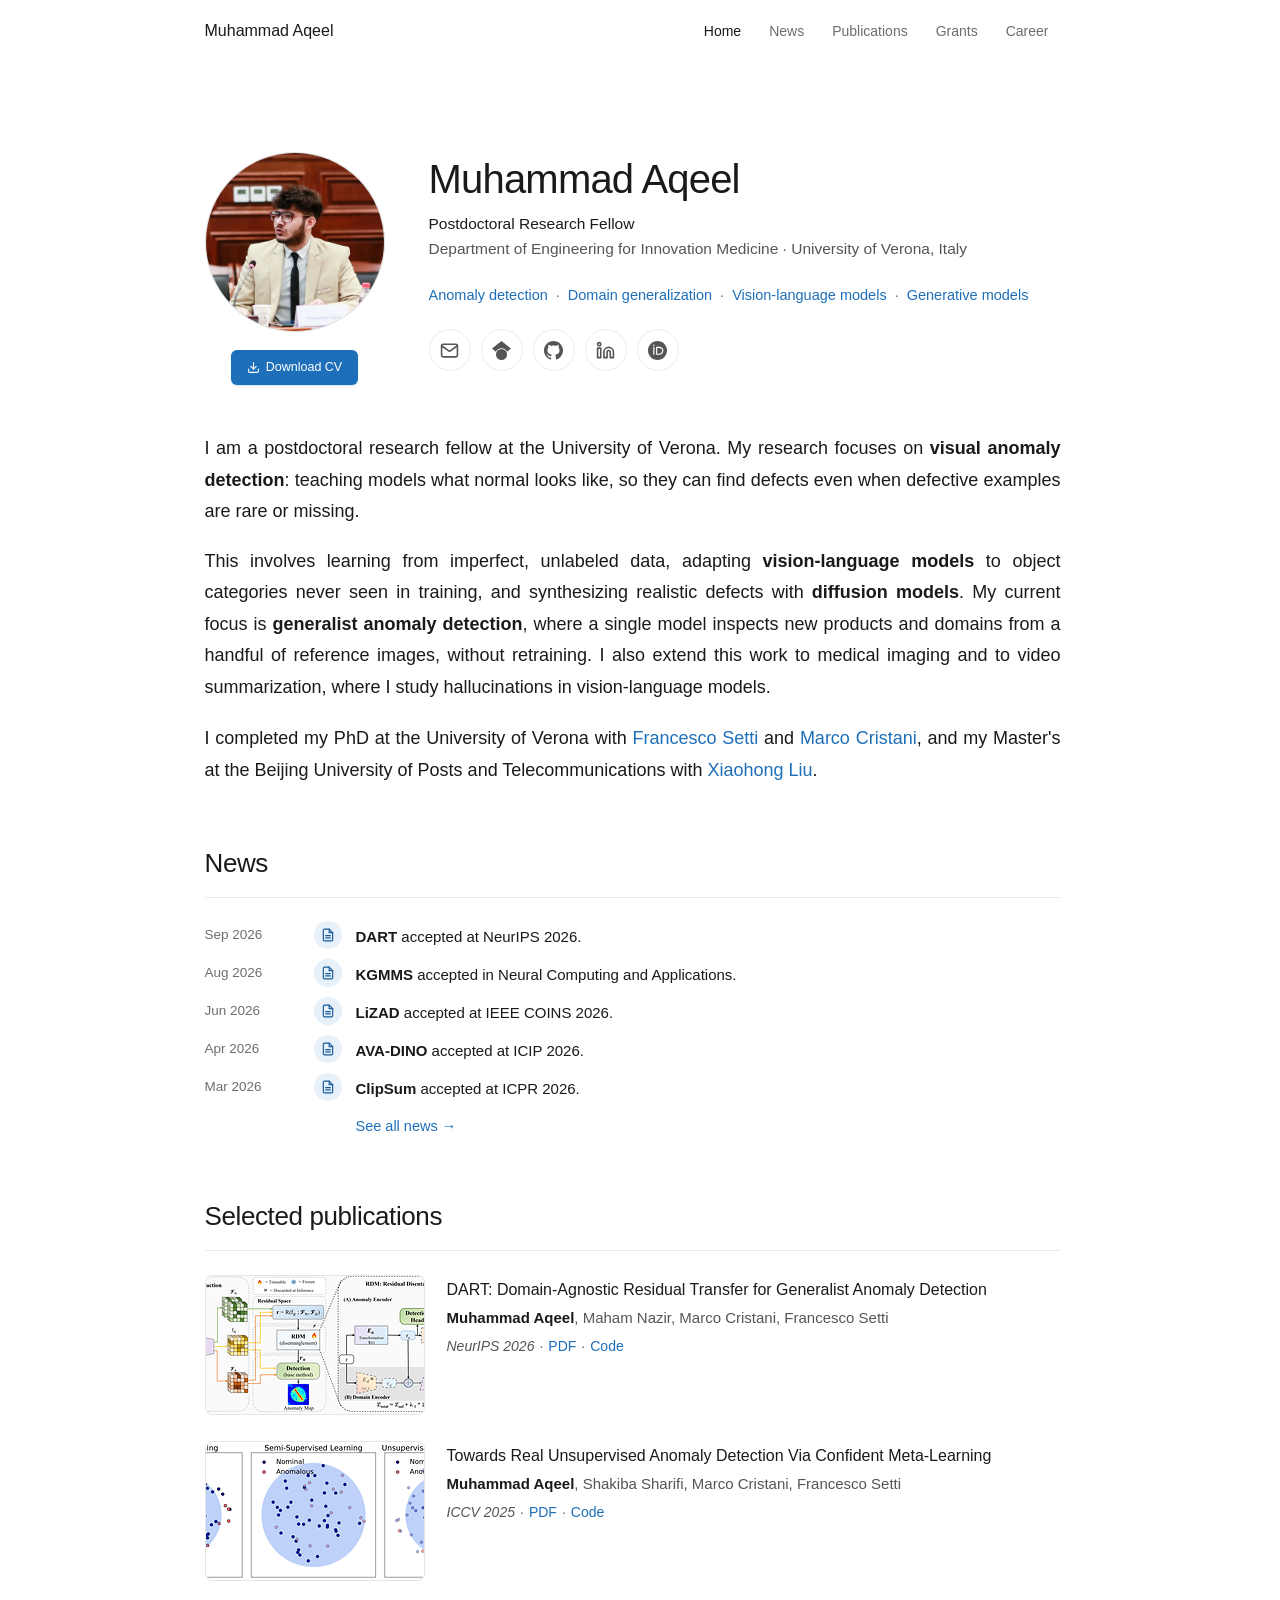
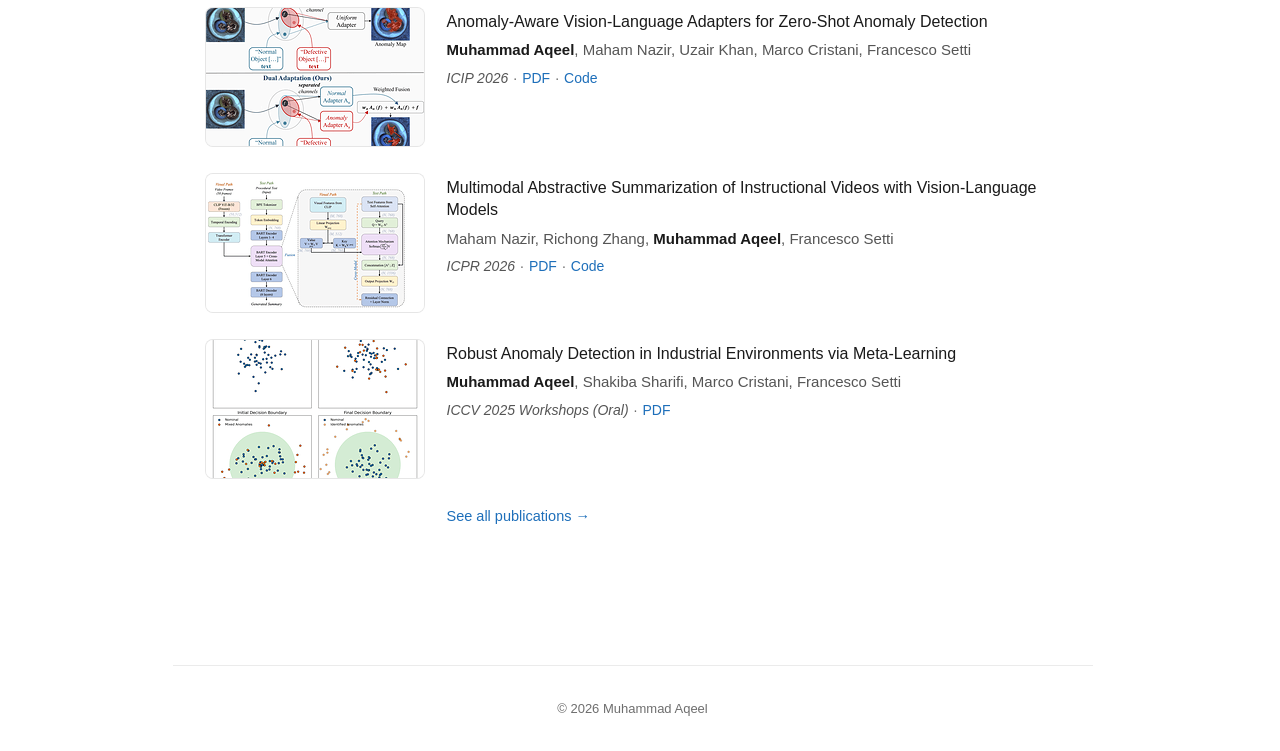
<file: index.html>
<!DOCTYPE html>
<html lang="en">
<head>
    <meta charset="UTF-8">
    <meta name="viewport" content="width=device-width, initial-scale=1.0">
    <title>Muhammad Aqeel</title>
    <link rel="icon" type="image/svg+xml" href="spubs/favicon.svg">
    <meta name="description" content="Postdoctoral Research Fellow at the University of Verona (Department of Engineering for Innovation Medicine) working on unsupervised anomaly detection for industrial inspection.">

    <link rel="canonical" href="https://aqeeelmirza.github.io/">

    <meta property="og:title" content="Muhammad Aqeel">
    <meta property="og:description" content="Postdoctoral Research Fellow at the University of Verona (Department of Engineering for Innovation Medicine) working on unsupervised anomaly detection for industrial inspection.">
    <meta property="og:type" content="website">
    <meta property="og:url" content="https://aqeeelmirza.github.io/">
    <meta property="og:image" content="https://aqeeelmirza.github.io/PPP.JPG">

    <meta name="twitter:card" content="summary">
    <meta name="twitter:title" content="Muhammad Aqeel">
    <meta name="twitter:description" content="Postdoctoral Research Fellow at the University of Verona working on unsupervised anomaly detection for industrial inspection.">
    <meta name="twitter:image" content="https://aqeeelmirza.github.io/PPP.JPG">

    <script type="application/ld+json">
    {
        "@context": "https://schema.org",
        "@type": "Person",
        "name": "Muhammad Aqeel",
        "url": "https://aqeeelmirza.github.io/",
        "image": "https://aqeeelmirza.github.io/PPP.JPG",
        "jobTitle": "Postdoctoral Research Fellow",
        "affiliation": { "@type": "CollegeOrUniversity", "name": "University of Verona", "url": "https://www.univr.it" },
        "alumniOf": [
            { "@type": "CollegeOrUniversity", "name": "University of Verona" },
            { "@type": "CollegeOrUniversity", "name": "Beijing University of Posts and Telecommunications" }
        ],
        "sameAs": [
            "https://scholar.google.com/citations?user=ZPUihX0AAAAJ",
            "https://github.com/aqeeelmirza",
            "https://www.linkedin.com/in/muhammad-aqeel-4378b9170",
            "https://orcid.org/0009-0000-5095-605X"
        ]
    }
    </script>

    <style>
        * { margin: 0; padding: 0; box-sizing: border-box; }

        :root {
            --bg: #ffffff;
            --text-primary: #1a1a1a;
            --text-secondary: #555555;
            --text-tertiary: #6e6e6e;
            --accent: #1e6fba;
            --accent-dark: #155a99;
            --interest: #1e6fba;
            --border: rgba(0, 0, 0, 0.08);
            --hover-bg: #fafafa;
        }

        html {
            scroll-behavior: smooth;
            overflow-y: scroll;
            scrollbar-gutter: stable;
        }

        body {
            font-family: -apple-system, BlinkMacSystemFont, 'Segoe UI', Helvetica, Arial, sans-serif;
            background: var(--bg);
            color: var(--text-primary);
            line-height: 1.65;
            font-size: 16px;
        }

        a {
            color: var(--accent);
            text-decoration: none;
            transition: opacity 0.2s ease;
        }
        a:hover { text-decoration: underline; text-decoration-thickness: 1px; text-underline-offset: 2px; }

        .skip-link {
            position: absolute;
            top: -100px;
            left: 0;
            background: var(--text-primary);
            color: white;
            padding: 10px 18px;
            border-radius: 0 0 6px 0;
            z-index: 200;
            font-size: 14px;
            font-weight: 500;
            transition: top 0.2s ease;
            transform: translateY(-100%);
        }
        .skip-link:focus {
            top: 0;
            transform: translateY(0);
            text-decoration: none;
            outline: 2px solid var(--accent);
            outline-offset: 2px;
        }

        nav {
            position: sticky;
            top: 0;
            background: rgba(255, 255, 255, 0.92);
            backdrop-filter: blur(8px);
            -webkit-backdrop-filter: blur(8px);
            z-index: 100;
            transition: background 0.2s ease;
        }
        body.scrolled nav {
            background: #ffffff;
        }

        .nav-container {
            max-width: 920px;
            margin: 0 auto;
            padding: 18px 32px;
            display: flex;
            justify-content: space-between;
            align-items: center;
        }

        .nav-brand {
            font-size: 16px;
            font-weight: 500;
            color: var(--text-primary);
            cursor: pointer;
        }
        .nav-brand:hover { text-decoration: none; }

        .nav-menu {
            display: flex;
            gap: 4px;
            list-style: none;
            align-items: center;
            transition: opacity 0.25s ease;
        }

        .nav-link {
            color: var(--text-tertiary);
            font-size: 14px;
            font-weight: 500;
            padding: 6px 12px;
            border-radius: 6px;
            transition: color 0.2s ease, background 0.2s ease;
            cursor: pointer;
        }

        .nav-link:hover {
            color: var(--text-primary);
            background: var(--hover-bg);
            text-decoration: none;
        }

        .nav-link.active {
            color: var(--text-primary);
        }

        .hamburger {
            display: none;
            flex-direction: column;
            cursor: pointer;
            background: none;
            border: none;
            padding: 8px;
            margin-left: 12px;
        }
        .hamburger span {
            width: 22px;
            height: 2px;
            background: var(--text-primary);
            margin: 2.5px 0;
            transition: 0.3s;
            border-radius: 2px;
        }

        body.scrolled .nav-menu .nav-link-item {
            display: none;
        }
        body.scrolled .hamburger {
            display: flex;
        }

        body.scrolled .nav-menu.menu-open {
            position: absolute;
            top: 100%;
            right: 32px;
            background: var(--bg);
            border: 1px solid var(--border);
            border-radius: 8px;
            box-shadow: 0 8px 24px rgba(0,0,0,0.08);
            padding: 8px;
            flex-direction: column;
            gap: 0;
            min-width: 160px;
            align-items: stretch;
        }
        body.scrolled .nav-menu.menu-open .nav-link-item {
            display: block;
        }
        body.scrolled .nav-menu.menu-open .nav-link {
            display: block;
            padding: 10px 14px;
            border-radius: 4px;
        }

        .hamburger.active span:nth-child(1) { transform: rotate(-45deg) translate(-5px, 6px); }
        .hamburger.active span:nth-child(2) { opacity: 0; }
        .hamburger.active span:nth-child(3) { transform: rotate(45deg) translate(-5px, -6px); }

        main {
            max-width: 920px;
            margin: 0 auto;
            padding: 90px 32px 80px;
        }

        /* ===== Header ===== */
        .header {
            display: flex;
            gap: 44px;
            align-items: stretch;
            margin-bottom: 48px;
        }

        .profile-block {
            flex-shrink: 0;
            display: flex;
            flex-direction: column;
            align-items: center;
            gap: 18px;
            justify-content: space-between;
        }

        .profile-image {
            width: 180px;
            height: 180px;
            border-radius: 50%;
            overflow: hidden;
            background: #f0f0f0;
            display: flex;
            align-items: center;
            justify-content: center;
            color: var(--text-tertiary);
            font-size: 60px;
            font-weight: 300;
            position: relative;
            border: 1px solid var(--border);
        }
        .profile-image img {
            width: 100%;
            height: 100%;
            object-fit: cover;
            display: none;
        }

        .cv-icon {
            display: inline-flex;
            align-items: center;
            gap: 6px;
            font-size: 12.5px;
            font-weight: 500;
            color: white;
            background: var(--accent);
            padding: 7px 16px;
            border-radius: 6px;
            text-decoration: none;
            transition: all 0.2s ease;
            box-shadow: 0 1px 2px rgba(30, 111, 186, 0.2);
        }
        .cv-icon:hover {
            background: var(--accent-dark);
            text-decoration: none;
            color: white;
            transform: translateY(-1px);
            box-shadow: 0 3px 8px rgba(30, 111, 186, 0.3);
        }
        .cv-icon svg {
            width: 13px;
            height: 13px;
        }

        .cv-icon-mobile {
            display: none;
            margin-top: 18px;
        }

        .header-info {
            flex: 1;
            min-width: 0;
            padding-top: 6px;
        }

        /* Name + availability badge on one row */
        .name-row {
            display: flex;
            align-items: center;
            gap: 14px;
            flex-wrap: wrap;
            margin-bottom: 12px;
        }

        .name {
            font-size: 40px;
            font-weight: 500;
            letter-spacing: -0.02em;
            line-height: 1.05;
        }

        /* Availability badge */
        .status-badge {
            display: inline-flex;
            align-items: center;
            gap: 7px;
            padding: 5px 13px;
            border-radius: 20px;
            font-size: 13px;
            font-weight: 500;
            letter-spacing: 0.01em;
            background: transparent;
            border: 1px solid rgba(31, 111, 31, 0.35);
            color: #1f6f1f;
            white-space: nowrap;
        }
        .status-badge .dot {
            width: 7px;
            height: 7px;
            border-radius: 50%;
            background: #2e9e2e;
            flex-shrink: 0;
            animation: badge-breathe 2.2s ease-in-out infinite;
        }
        @keyframes badge-breathe {
            0%, 100% { opacity: 1; transform: scale(1); }
            50%      { opacity: 0.35; transform: scale(0.85); }
        }
        @media (prefers-reduced-motion: reduce) {
            .status-badge .dot { animation: none; }
        }

        .affiliation {
            font-size: 15.5px;
            color: var(--text-secondary);
            line-height: 1.6;
            margin-bottom: 22px;
        }
        .affiliation strong {
            color: var(--text-primary);
            font-weight: 500;
        }

        /* Research interests line */
        .interests {
            font-size: 14.5px;
            color: var(--interest);
            line-height: 1.6;
            margin-bottom: 22px;
            font-weight: 500;
        }
        .interests .sep {
            color: var(--text-tertiary);
            font-weight: 400;
            margin: 0 8px;
        }

        .contact-icons {
            display: flex;
            gap: 10px;
            flex-wrap: wrap;
        }

        .contact-icon {
            display: inline-flex;
            align-items: center;
            justify-content: center;
            width: 42px;
            height: 42px;
            border-radius: 50%;
            color: var(--text-secondary);
            background: transparent;
            border: 1px solid var(--border);
            transition: all 0.2s ease;
        }
        .contact-icon:hover {
            background: var(--accent);
            color: white;
            border-color: var(--accent);
            text-decoration: none;
            transform: translateY(-1px);
        }
        .contact-icon svg { width: 19px; height: 19px; }
        .scholar-icon { fill: currentColor; stroke: none; }

        /* ===== Bio ===== */
        .bio {
            margin-bottom: 56px;
        }

        .bio p {
            font-size: 18px;
            line-height: 1.75;
            color: var(--text-primary);
            margin-bottom: 18px;
            text-align: justify;
        }
        .bio p:last-child { margin-bottom: 0; }
        .bio strong {
            color: var(--text-primary);
            font-weight: 600;
        }

        /* Closing note under the research statement */
        .bio-note {
            text-align: left;
            font-size: 15px;
            color: var(--text-secondary);
            line-height: 1.7;
            margin-top: 20px;
        }
        .bio-note strong { color: var(--text-primary); font-weight: 500; }

        /* ===== Section ===== */
        section.content-section {
            margin-bottom: 56px;
        }

        .section-title {
            font-size: 26px;
            font-weight: 500;
            margin-bottom: 24px;
            padding-bottom: 12px;
            border-bottom: 1px solid var(--border);
            letter-spacing: -0.015em;
        }

        /* ===== News (home page) ===== */
        .news-item {
            display: flex;
            gap: 14px;
            font-size: 15px;
            line-height: 1.6;
            margin-bottom: 11px;
            align-items: flex-start;
        }
        .news-date {
            color: var(--text-tertiary);
            flex-shrink: 0;
            width: 95px;
            font-size: 13.5px;
            padding-top: 2px;
        }
        .news-icon {
            flex-shrink: 0;
            width: 28px;
            height: 28px;
            border-radius: 50%;
            display: inline-flex;
            align-items: center;
            justify-content: center;
            margin-top: -1px;
        }
        .news-icon svg {
            width: 14px;
            height: 14px;
        }
        .news-icon.paper { background: #e8f0f9; color: #155a99; }
        .news-icon.role { background: #e8f5e8; color: #1f6f1f; }
        .news-icon.visit { background: #f5e8f5; color: #7a2a7a; }
        .news-icon.degree { background: #fef3e8; color: #92520a; }
        .news-icon.award { background: #fff5d9; color: #8a6708; }
        .news-icon.talk { background: #fde8e8; color: #9a2a2a; }

        .news-content {
            color: var(--text-primary);
            flex: 1;
            padding-top: 3px;
        }

        .see-all-news {
            font-size: 14.5px;
            margin-top: 14px;
            padding-left: 151px;
        }

        /* ===== Selected Publications ===== */
        .pub-entry {
            display: flex;
            gap: 22px;
            margin-bottom: 26px;
            align-items: flex-start;
        }

        .pub-thumb {
            width: 220px;
            height: 140px;
            flex-shrink: 0;
            border-radius: 8px;
            background: #fafafa;
            border: 1px solid var(--border);
            overflow: hidden;
            display: flex;
            align-items: center;
            justify-content: center;
            color: var(--text-tertiary);
            transition: all 0.25s ease;
        }
        .pub-entry:hover .pub-thumb {
            transform: scale(1.02);
            box-shadow: 0 6px 16px rgba(0, 0, 0, 0.1);
        }
        .pub-thumb picture {
            display: block;
            width: 100%;
            height: 100%;
        }
        .pub-thumb img {
            width: 100%;
            height: 100%;
            object-fit: cover;
        }

        .pub-content {
            flex: 1;
            min-width: 0;
            padding-top: 4px;
        }

        .pub-title {
            font-size: 16px;
            font-weight: 500;
            line-height: 1.4;
            margin-bottom: 6px;
            color: var(--text-primary);
        }

        .pub-authors {
            font-size: 15px;
            color: var(--text-secondary);
            line-height: 1.5;
            margin-bottom: 6px;
        }
        .author-self {
            font-weight: 600;
            color: var(--text-primary);
        }

        .pub-venue {
            font-size: 14px;
            color: var(--text-secondary);
            line-height: 1.5;
        }
        .pub-venue em { font-style: italic; }
        .pub-venue .sep {
            color: var(--text-tertiary);
            margin: 0 5px;
        }

        .see-all {
            font-size: 14.5px;
            margin-top: 8px;
            padding-left: 242px;
        }

        /* ===== Subpages ===== */
        .page-section { display: none; }
        .page-section.active { display: block; }

        .page-title {
            font-size: 36px;
            font-weight: 500;
            margin-bottom: 26px;
            letter-spacing: -0.02em;
        }

        .page-intro {
            font-size: 15px;
            color: var(--text-secondary);
            margin-bottom: 28px;
            line-height: 1.6;
        }

        .year-heading {
            font-size: 23px;
            font-weight: 500;
            margin: 34px 0 18px;
            padding-bottom: 10px;
            border-bottom: 1px solid var(--border);
            letter-spacing: -0.01em;
        }
        .year-heading:first-child { margin-top: 0; }

        /* ===== Publications page (numbered + venue badges) ===== */
        .pub-entry-flat {
            margin-bottom: 28px;
            padding: 4px 0;
            transition: background 0.15s ease;
            display: flex;
            gap: 14px;
        }
        .pub-entry-flat:last-child { margin-bottom: 0; }

        .pub-number {
            flex-shrink: 0;
            color: var(--text-tertiary);
            font-size: 14px;
            font-weight: 500;
            min-width: 32px;
            padding-top: 1px;
            font-variant-numeric: tabular-nums;
        }

        .pub-body {
            flex: 1;
            min-width: 0;
        }

        .pub-entry-flat .pub-title {
            font-size: 15.5px;
            margin-bottom: 5px;
            font-weight: 600;
        }
        .pub-entry-flat .pub-authors {
            margin-bottom: 8px;
        }

        /* Venue line with badge */
        .pub-venue-line {
            display: flex;
            gap: 10px;
            align-items: center;
            flex-wrap: wrap;
            font-size: 14px;
            color: var(--text-secondary);
            line-height: 1.5;
        }

        .venue-badge {
            display: inline-block;
            padding: 3px 10px;
            border-radius: 4px;
            font-size: 12.5px;
            font-weight: 500;
            letter-spacing: 0.01em;
            white-space: nowrap;
        }
        .venue-badge.tier-main {
            background: #e8f0f9;
            color: #155a99;
        }
        .venue-badge.tier-workshop {
            background: #f0f0f0;
            color: #555555;
        }
        .venue-badge.tier-oral {
            background: #fef3e8;
            color: #92520a;
        }

        .pub-links {
            font-size: 14px;
        }
        .pub-links .sep {
            color: var(--text-tertiary);
            margin: 0 5px;
        }

        .pub-filters {
            display: flex;
            gap: 8px;
            margin-bottom: 28px;
            flex-wrap: wrap;
        }

        .pub-filter-btn {
            padding: 7px 16px;
            background: transparent;
            color: var(--text-secondary);
            border: 1px solid var(--border);
            border-radius: 6px;
            cursor: pointer;
            font-size: 14px;
            font-family: inherit;
            transition: all 0.2s ease;
        }
        .pub-filter-btn:hover {
            border-color: var(--text-secondary);
            color: var(--text-primary);
        }
        .pub-filter-btn.active {
            background: var(--text-primary);
            color: white;
            border-color: var(--text-primary);
        }

        /* ===== News page (separate) ===== */
        .news-item-page {
            display: flex;
            gap: 16px;
            font-size: 15.5px;
            line-height: 1.6;
            margin-bottom: 16px;
            align-items: flex-start;
        }
        .news-item-page .news-date {
            width: 100px;
            font-size: 14px;
            padding-top: 4px;
        }
        .news-item-page .news-icon {
            width: 32px;
            height: 32px;
        }
        .news-item-page .news-icon svg {
            width: 16px;
            height: 16px;
        }
        .news-item-page .news-content {
            padding-top: 5px;
        }

        /* ===== Timeline (Career, Grants) ===== */
        .timeline-item {
            display: flex;
            gap: 22px;
            margin-bottom: 26px;
        }
        .timeline-item:last-child { margin-bottom: 0; }

        .timeline-period {
            color: var(--text-tertiary);
            font-size: 14px;
            flex-shrink: 0;
            width: 145px;
            padding-top: 2px;
        }

        .timeline-content { flex: 1; min-width: 0; }

        .timeline-title {
            font-size: 16px;
            font-weight: 500;
            color: var(--text-primary);
            margin-bottom: 4px;
        }

        .timeline-org {
            font-size: 14.5px;
            color: var(--text-secondary);
            margin-bottom: 5px;
        }
        .timeline-org a { color: inherit; }
        .timeline-org a:hover { color: var(--accent); }

        .timeline-detail {
            font-size: 14.5px;
            color: var(--text-tertiary);
            line-height: 1.6;
        }

        /* ===== Grants page - card style ===== */
        .grant-card {
            display: flex;
            gap: 22px;
            padding: 22px 24px;
            margin-bottom: 16px;
            border: 1px solid var(--border);
            border-radius: 10px;
            background: #fcfcfb;
            transition: all 0.2s ease;
        }
        .grant-card:last-child { margin-bottom: 0; }
        .grant-card:hover {
            border-color: rgba(30, 111, 186, 0.18);
            background: #fafbfd;
            box-shadow: 0 4px 14px rgba(0, 0, 0, 0.04);
        }
        .grant-card .timeline-period {
            padding-top: 4px;
            font-weight: 500;
        }

        /* ===== Career page - role badges ===== */
        .career-badge {
            display: inline-block;
            font-size: 11.5px;
            font-weight: 600;
            padding: 2px 9px;
            border-radius: 4px;
            margin-left: 10px;
            letter-spacing: 0.02em;
            vertical-align: 2px;
            white-space: nowrap;
        }
        .career-badge.phd { background: #e8f0f9; color: #155a99; }
        .career-badge.msc { background: #efeafb; color: #4a3a8f; }
        .career-badge.bsc { background: #fef3e8; color: #92520a; }
        .career-badge.postdoc { background: #e0eef8; color: #0c4f80; }
        .career-badge.visiting { background: #f5e8f5; color: #7a2a7a; }
        .career-badge.teaching { background: #e8f5e8; color: #1f6f1f; }
        .career-badge.research { background: #fff5d9; color: #8a6708; }
        .career-badge.industry { background: #f0f0f0; color: #555555; }

        /* Collapsible sections: only the titles show until one is clicked */
        .career-section {
            border-bottom: 1px solid var(--border);
        }
        .career-section > summary {
            position: relative;
            display: block;
            padding: 18px 40px 18px 0;
            cursor: pointer;
            list-style: none;
        }
        .career-section > summary::-webkit-details-marker { display: none; }
        .career-section > summary:focus-visible {
            outline: 2px solid var(--accent);
            outline-offset: 2px;
            border-radius: 4px;
        }

        .career-subsection-title {
            font-size: 22px;
            font-weight: 500;
            letter-spacing: -0.01em;
        }

        .career-chevron {
            position: absolute;
            right: 4px;
            top: 50%;
            width: 18px;
            height: 18px;
            margin-top: -9px;
            color: var(--text-tertiary);
            transition: transform 0.2s ease, color 0.2s ease;
        }
        .career-section > summary:hover .career-chevron { color: var(--text-primary); }
        .career-section[open] .career-chevron { transform: rotate(180deg); }
        @media (prefers-reduced-motion: reduce) {
            .career-chevron { transition: none; }
        }

        .career-section-body {
            padding: 6px 0 32px;
        }

        /* Badge-headed groups (academic service, co-supervision) */
        .service-columns {
            display: grid;
            grid-template-columns: 1fr 1fr;
            gap: 8px 40px;
            align-items: start;
        }

        .service-group .career-badge {
            margin-left: 0;
            vertical-align: 0;
            margin-bottom: 12px;
            display: inline-block;
        }

        .service-group ul {
            list-style: none;
            padding: 0;
        }
        .service-group li {
            font-size: 15px;
            color: var(--text-primary);
            line-height: 1.65;
            margin-bottom: 7px;
        }
        .service-group li:last-child { margin-bottom: 0; }
        .service-col-head {
            font-size: 13px;
            font-weight: 500;
            color: var(--text-tertiary);
            letter-spacing: 0.03em;
            text-transform: uppercase;
            margin-bottom: 9px;
        }

        .career-badge.reviewer { background: #e8f0f9; color: #155a99; }

        .timeline-item.compact { margin-bottom: 12px; }
        .timeline-item.compact .timeline-title { font-weight: 400; }

        /* ===== Footer ===== */
        footer {
            max-width: 920px;
            margin: 0 auto;
            padding: 32px;
            border-top: 1px solid var(--border);
            font-size: 13px;
            color: var(--text-tertiary);
            text-align: center;
        }

        @media (max-width: 760px) {
            .hamburger { display: flex !important; }
            .nav-menu .nav-link-item { display: none; }
            .nav-menu.menu-open {
                position: absolute;
                top: 100%;
                right: 20px;
                background: var(--bg);
                border: 1px solid var(--border);
                border-radius: 8px;
                box-shadow: 0 8px 24px rgba(0,0,0,0.08);
                padding: 8px;
                flex-direction: column;
                gap: 0;
                min-width: 160px;
                align-items: stretch;
            }
            .nav-menu.menu-open .nav-link-item { display: block; }
            .nav-menu.menu-open .nav-link {
                display: block;
                padding: 10px 14px;
                border-radius: 4px;
            }
            .nav-container { padding: 14px 20px; }

            main { padding: 36px 20px 60px; }
            .header {
                flex-direction: column;
                align-items: center;
                text-align: center;
                gap: 26px;
            }
            .header-info { padding-top: 0; }
            .name { font-size: 30px; }
            .name-row { justify-content: center; gap: 10px; }
            .status-badge { font-size: 12px; padding: 4px 11px; }
            .profile-image { width: 140px; height: 140px; font-size: 48px; }
            .interests { font-size: 14px; }
            .contact-icons { justify-content: center; }
            .profile-block .cv-icon { display: none; }
            .cv-icon-mobile { display: inline-flex; }
            .pub-entry { flex-direction: column; }
            .pub-thumb { width: 100%; height: 200px; }
            .see-all { padding-left: 0; }
            .see-all-news { padding-left: 0; }
            .timeline-item { flex-direction: column; gap: 6px; }
            .timeline-period { width: auto; }
            .grant-card { flex-direction: column; gap: 8px; padding: 18px 20px; }
            .service-columns { grid-template-columns: 1fr; gap: 26px; }
            .news-date { width: 80px; }
            .news-item-page .news-date { width: 90px; }
            .bio { margin-bottom:40px; }
        }
    </style>
</head>
<body>

    <a href="#main-content" class="skip-link">Skip to main content</a>

    <nav>
        <div class="nav-container">
            <a class="nav-brand" href="#home" data-page="home">Muhammad Aqeel</a>
            <ul class="nav-menu" id="navMenu">
                <li class="nav-link-item"><a class="nav-link active" href="#home" data-page="home" aria-current="page">Home</a></li>
                <li class="nav-link-item"><a class="nav-link" href="#news" data-page="news">News</a></li>
                <li class="nav-link-item"><a class="nav-link" href="#publications" data-page="publications">Publications</a></li>
                <li class="nav-link-item"><a class="nav-link" href="#grants" data-page="grants">Grants</a></li>
                <li class="nav-link-item"><a class="nav-link" href="#career" data-page="career">Career</a></li>
            </ul>
            <button class="hamburger" id="hamburger" aria-label="Menu" aria-controls="navMenu" aria-expanded="false">
                <span></span><span></span><span></span>
            </button>
        </div>
    </nav>

    <main id="main-content">

        <!-- ============ HOME ============ -->
        <div class="page-section active" id="page-home">

            <div class="header">
                <div class="profile-block">
                    <div class="profile-image">
                        <span class="profile-initials">MA</span>
                        <img src="PPP.JPG" alt="Muhammad Aqeel" width="180" height="180">
                    </div>
                    <a href="Muhammad_Aqeel_CV.pdf" class="cv-icon" download>
                        <svg xmlns="http://www.w3.org/2000/svg" viewBox="0 0 24 24" fill="none" stroke="currentColor" stroke-width="2" stroke-linecap="round" stroke-linejoin="round">
                            <path d="M21 15v4a2 2 0 0 1-2 2H5a2 2 0 0 1-2-2v-4"></path>
                            <polyline points="7 10 12 15 17 10"></polyline>
                            <line x1="12" y1="15" x2="12" y2="3"></line>
                        </svg>
                        Download CV
                    </a>
                </div>
                <div class="header-info">
                    <div class="name-row">
                        <h1 class="name">Muhammad Aqeel</h1>
                        <!-- <span class="status-badge">
                            <span class="dot"></span>Open to collaborations and positions
                        </span> -->
                    </div>
                    <p class="affiliation">
                        <strong>Postdoctoral Research Fellow</strong><br>
                        Department of Engineering for Innovation Medicine · University of Verona, Italy
                    </p>
                    <!-- <p class="interests">
                        Anomaly detection<span class="sep">·</span>Unsupervised learning<span class="sep">·</span>Vision-language models<span class="sep">·</span>Generative models
                    </p> -->
                    <p class="interests">
                        Anomaly detection<span class="sep">·</span>Domain generalization<span class="sep">·</span>Vision-language models<span class="sep">·</span>Generative models
                    </p>
                    <div class="contact-icons">
                        <a href="mailto:muhammad.aqeel@univr.it" class="contact-icon" title="Email" aria-label="Email">
                            <svg xmlns="http://www.w3.org/2000/svg" viewBox="0 0 24 24" fill="none" stroke="currentColor" stroke-width="2" stroke-linecap="round" stroke-linejoin="round">
                                <path d="M4 4h16c1.1 0 2 .9 2 2v12c0 1.1-.9 2-2 2H4c-1.1 0-2-.9-2-2V6c0-1.1.9-2 2-2z"></path>
                                <polyline points="22,6 12,13 2,6"></polyline>
                            </svg>
                        </a>
                        <a href="https://scholar.google.com/citations?user=ZPUihX0AAAAJ&hl=en" class="contact-icon" title="Google Scholar" target="_blank" rel="noopener" aria-label="Google Scholar">
                            <svg xmlns="http://www.w3.org/2000/svg" viewBox="0 0 24 24" class="scholar-icon">
                                <path d="M12 24a7 7 0 1 1 0-14 7 7 0 0 1 0 14zm0-24L0 9.5l4.838 3.94A8 8 0 0 1 12 9a8 8 0 0 1 7.162 4.44L24 9.5z"/>
                            </svg>
                        </a>
                        <a href="https://github.com/aqeeelmirza" class="contact-icon" title="GitHub" target="_blank" rel="noopener" aria-label="GitHub">
                            <svg xmlns="http://www.w3.org/2000/svg" viewBox="0 0 24 24" fill="currentColor">
                                <path d="M12 0C5.37 0 0 5.37 0 12c0 5.3 3.438 9.8 8.205 11.385.6.113.82-.26.82-.577 0-.285-.01-1.04-.015-2.04-3.338.724-4.042-1.61-4.042-1.61-.546-1.385-1.335-1.755-1.335-1.755-1.087-.744.084-.729.084-.729 1.205.085 1.838 1.236 1.838 1.236 1.07 1.835 2.807 1.305 3.492.998.108-.776.42-1.305.762-1.605-2.665-.305-5.466-1.332-5.466-5.93 0-1.31.467-2.38 1.236-3.22-.135-.303-.54-1.523.105-3.176 0 0 1.005-.322 3.3 1.23.96-.267 1.98-.4 3-.405 1.02.005 2.04.138 3 .405 2.28-1.552 3.285-1.23 3.285-1.23.645 1.653.24 2.873.12 3.176.765.84 1.23 1.91 1.23 3.22 0 4.61-2.805 5.625-5.475 5.92.42.36.81 1.096.81 2.22 0 1.606-.015 2.896-.015 3.286 0 .315.21.69.825.57C20.565 21.795 24 17.295 24 12c0-6.63-5.37-12-12-12z"/>
                            </svg>
                        </a>
                        <a href="https://www.linkedin.com/in/muhammad-aqeel-4378b9170" class="contact-icon" title="LinkedIn" target="_blank" rel="noopener" aria-label="LinkedIn">
                            <svg xmlns="http://www.w3.org/2000/svg" viewBox="0 0 24 24" fill="none" stroke="currentColor" stroke-width="2" stroke-linecap="round" stroke-linejoin="round">
                                <path d="M16 8a6 6 0 0 1 6 6v7h-4v-7a2 2 0 0 0-2-2 2 2 0 0 0-2 2v7h-4v-7a6 6 0 0 1 6-6z"></path>
                                <rect x="2" y="9" width="4" height="12"></rect>
                                <circle cx="4" cy="4" r="2"></circle>
                            </svg>
                        </a>
                        <a href="https://orcid.org/0009-0000-5095-605X" class="contact-icon" title="ORCID" target="_blank" rel="noopener" aria-label="ORCID">
                            <svg xmlns="http://www.w3.org/2000/svg" viewBox="0 0 24 24" fill="currentColor">
                                <path d="M12 0C5.372 0 0 5.372 0 12s5.372 12 12 12 12-5.372 12-12S18.628 0 12 0zM7.369 4.378c.525 0 .947.431.947.947s-.422.947-.947.947a.95.95 0 01-.947-.947c0-.525.422-.947.947-.947zm-.722 3.038h1.444v10.041H6.647V7.416zm3.562 0h3.9c3.712 0 5.344 2.653 5.344 5.025 0 2.578-2.016 5.025-5.325 5.025h-3.919V7.416zm1.444 1.303v7.444h2.297c3.272 0 4.022-2.484 4.022-3.722 0-2.016-1.284-3.722-4.097-3.722h-2.222z"/>
                            </svg>
                        </a>
                    </div>
                    <a href="Muhammad_Aqeel_CV.pdf" class="cv-icon cv-icon-mobile" download>
                        <svg xmlns="http://www.w3.org/2000/svg" viewBox="0 0 24 24" fill="none" stroke="currentColor" stroke-width="2" stroke-linecap="round" stroke-linejoin="round">
                            <path d="M21 15v4a2 2 0 0 1-2 2H5a2 2 0 0 1-2-2v-4"></path>
                            <polyline points="7 10 12 15 17 10"></polyline>
                            <line x1="12" y1="15" x2="12" y2="3"></line>
                        </svg>
                        Download CV
                    </a>
                </div>
            </div>

            <!-- <div class="bio">
                <p>My research addresses <strong>visual anomaly detection</strong> in industrial settings where defective samples are scarce or unavailable. It asks how a model can learn what <strong>normal</strong> looks like from a few defect-free references. I started with <strong>unsupervised detectors</strong> trained on normal samples only, using self-supervised and meta-learning to let a model refine its own notion of normal under distribution shift. From there I moved to <strong>few- and zero-shot inspection</strong>, where vision-language models carry that notion to object categories never seen in training and diffusion models synthesize the defects that cannot be collected. My current focus is <strong>generalist anomaly detection</strong>: inducing explicit <strong>normative specifications</strong> from few normal samples and disentangling anomaly from domain shift.</p>
                <p>A second line extends these methods to <strong>medical image analysis</strong>, where abnormal samples are equally scarce and missed detections carry higher cost. Here I use text-guided diffusion augmentation and representation transfer to detect abnormalities with minimal annotation.</p>
                <p class="bio-note">I completed my PhD at the University of Verona with <a href="http://www.franzsetti.info/" target="_blank" rel="noopener">Francesco Setti</a> and <a href="https://intelligolabs.net/" target="_blank" rel="noopener">Marco Cristani</a>, and my Master's at the Beijing University of Posts and Telecommunications with <a href="https://ieeexplore.ieee.org/author/37089775983" target="_blank" rel="noopener">Xiaohong Liu</a>.</p>
            </div> -->
            <div class="bio">
                <p>I am a postdoctoral research fellow at the University of Verona. My research focuses on <strong>visual anomaly detection</strong>: teaching models what normal looks like, so they can find defects even when defective examples are rare or missing.</p>
                <p>This involves learning from imperfect, unlabeled data, adapting <strong>vision-language models</strong> to object categories never seen in training, and synthesizing realistic defects with <strong>diffusion models</strong>. My current focus is <strong>generalist anomaly detection</strong>, where a single model inspects new products and domains from a handful of reference images, without retraining. I also extend this work to medical imaging and to video summarization, where I study hallucinations in vision-language models.</p>
                <p class="bio-note">I completed my PhD at the University of Verona with <a href="http://www.franzsetti.info/" target="_blank" rel="noopener">Francesco Setti</a> and <a href="https://intelligolabs.net/" target="_blank" rel="noopener">Marco Cristani</a>, and my Master's at the Beijing University of Posts and Telecommunications with <a href="https://ieeexplore.ieee.org/author/37089775983" target="_blank" rel="noopener">Xiaohong Liu</a>.</p>
            </div>

            <section class="content-section">
                <h2 class="section-title">News</h2>

                <div class="news-item">
                    <span class="news-date">Sep 2026</span>
                    <span class="news-icon paper" title="Paper">
                        <svg xmlns="http://www.w3.org/2000/svg" viewBox="0 0 24 24" fill="none" stroke="currentColor" stroke-width="2" stroke-linecap="round" stroke-linejoin="round"><path d="M14 2H6a2 2 0 0 0-2 2v16a2 2 0 0 0 2 2h12a2 2 0 0 0 2-2V8z"/><polyline points="14 2 14 8 20 8"/><line x1="16" y1="13" x2="8" y2="13"/><line x1="16" y1="17" x2="8" y2="17"/></svg>
                    </span>
                   <span class="news-content"><strong>DART</strong> accepted at NeurIPS 2026.</span>
                </div>

                <div class="news-item">
                    <span class="news-date">Aug 2026</span>
                    <span class="news-icon paper" title="Paper">
                        <svg xmlns="http://www.w3.org/2000/svg" viewBox="0 0 24 24" fill="none" stroke="currentColor" stroke-width="2" stroke-linecap="round" stroke-linejoin="round"><path d="M14 2H6a2 2 0 0 0-2 2v16a2 2 0 0 0 2 2h12a2 2 0 0 0 2-2V8z"/><polyline points="14 2 14 8 20 8"/><line x1="16" y1="13" x2="8" y2="13"/><line x1="16" y1="17" x2="8" y2="17"/></svg>
                    </span>
                    <span class="news-content"><strong>KGMMS</strong> accepted in Neural Computing and Applications.</span>
                </div>

                <!-- <div class="news-item">
                    <span class="news-date">Jul 2026</span>
                    <span class="news-icon paper" title="Paper">
                        <svg xmlns="http://www.w3.org/2000/svg" viewBox="0 0 24 24" fill="none" stroke="currentColor" stroke-width="2" stroke-linecap="round" stroke-linejoin="round"><path d="M14 2H6a2 2 0 0 0-2 2v16a2 2 0 0 0 2 2h12a2 2 0 0 0 2-2V8z"/><polyline points="14 2 14 8 20 8"/><line x1="16" y1="13" x2="8" y2="13"/><line x1="16" y1="17" x2="8" y2="17"/></svg>
                    </span>
                    <span class="news-content"><strong>Auditing the Auditor</strong> accepted in RRPR Workshop at ICPR 2026.</span>
                </div> -->

                <div class="news-item">
                    <span class="news-date">Jun 2026</span>
                    <span class="news-icon paper" title="Paper">
                        <svg xmlns="http://www.w3.org/2000/svg" viewBox="0 0 24 24" fill="none" stroke="currentColor" stroke-width="2" stroke-linecap="round" stroke-linejoin="round"><path d="M14 2H6a2 2 0 0 0-2 2v16a2 2 0 0 0 2 2h12a2 2 0 0 0 2-2V8z"/><polyline points="14 2 14 8 20 8"/><line x1="16" y1="13" x2="8" y2="13"/><line x1="16" y1="17" x2="8" y2="17"/></svg>
                    </span>
                    <span class="news-content"><strong>LiZAD</strong> accepted at IEEE COINS 2026.</span>
                </div>

                <div class="news-item">
                    <span class="news-date">Apr 2026</span>
                    <span class="news-icon paper" title="Paper">
                        <svg xmlns="http://www.w3.org/2000/svg" viewBox="0 0 24 24" fill="none" stroke="currentColor" stroke-width="2" stroke-linecap="round" stroke-linejoin="round"><path d="M14 2H6a2 2 0 0 0-2 2v16a2 2 0 0 0 2 2h12a2 2 0 0 0 2-2V8z"/><polyline points="14 2 14 8 20 8"/><line x1="16" y1="13" x2="8" y2="13"/><line x1="16" y1="17" x2="8" y2="17"/></svg>
                    </span>
                    <span class="news-content"><strong>AVA-DINO</strong> accepted at ICIP 2026.</span>
                </div>

                <div class="news-item">
                    <span class="news-date">Mar 2026</span>
                    <span class="news-icon paper" title="Paper">
                        <svg xmlns="http://www.w3.org/2000/svg" viewBox="0 0 24 24" fill="none" stroke="currentColor" stroke-width="2" stroke-linecap="round" stroke-linejoin="round"><path d="M14 2H6a2 2 0 0 0-2 2v16a2 2 0 0 0 2 2h12a2 2 0 0 0 2-2V8z"/><polyline points="14 2 14 8 20 8"/><line x1="16" y1="13" x2="8" y2="13"/><line x1="16" y1="17" x2="8" y2="17"/></svg>
                    </span>
                    <span class="news-content"><strong>ClipSum</strong> accepted at ICPR 2026.</span>
                </div>

                <!-- <div class="news-item">
                    <span class="news-date">Mar 2026</span>
                    <span class="news-icon role" title="New role">
                        <svg xmlns="http://www.w3.org/2000/svg" viewBox="0 0 24 24" fill="none" stroke="currentColor" stroke-width="2" stroke-linecap="round" stroke-linejoin="round"><path d="M16 21v-2a4 4 0 0 0-4-4H6a4 4 0 0 0-4 4v2"/><circle cx="9" cy="7" r="4"/></svg>
                    </span>
                    <span class="news-content">Started as <strong>Postdoctoral Research Fellow</strong> at the University of Verona.</span>
                </div>

                <div class="news-item">
                    <span class="news-date">Feb 2026</span>
                    <span class="news-icon degree" title="PhD">
                        <svg xmlns="http://www.w3.org/2000/svg" viewBox="0 0 24 24" fill="none" stroke="currentColor" stroke-width="2" stroke-linecap="round" stroke-linejoin="round"><path d="M22 10v6M2 10l10-5 10 5-10 5z"/><path d="M6 12v5c3 3 9 3 12 0v-5"/></svg>
                    </span>
                    <span class="news-content">Successfully <strong>defended my PhD</strong> at the University of Verona.</span>
                </div> -->

                <p class="see-all-news"><a href="#news" data-page="news">See all news →</a></p>
            </section>

            <section class="content-section">
                <h2 class="section-title">Selected publications</h2>

                <div class="pub-entry">
                    <div class="pub-thumb">
                        <picture>
                            <source media="(min-width: 761px)" srcset="spubs/DART-thumb.png 1x, spubs/DART-thumb-2x.png 2x">
                            <img src="spubs/DART.png" alt="DART" loading="lazy" decoding="async">
                        </picture>
                    </div>
                    <div class="pub-content">
                        <p class="pub-title">DART: Domain-Agnostic Residual Transfer for Generalist Anomaly Detection</p>
                        <p class="pub-authors"><span class="author-self">Muhammad Aqeel</span>, Maham Nazir, Marco Cristani, Francesco Setti</p>
                        <p class="pub-venue"><em>NeurIPS 2026</em><span class="sep">·</span><a href="https://arxiv.org/pdf/2611.08271" target="_blank" rel="noopener">PDF</a><span class="sep">·</span><a href="https://github.com/aqeeelmirza/DART" target="_blank" rel="noopener">Code</a></p>
                    </div>
                </div>

                <div class="pub-entry">
                    <div class="pub-thumb">
                        <picture>
                            <source media="(min-width: 761px)" srcset="spubs/CoMet-thumb.png 1x, spubs/CoMet-thumb-2x.png 2x">
                            <img src="spubs/CoMet.png" alt="CoMet" loading="lazy" decoding="async">
                        </picture>
                    </div>
                    <div class="pub-content">
                        <p class="pub-title">Towards Real Unsupervised Anomaly Detection Via Confident Meta-Learning</p>
                        <p class="pub-authors"><span class="author-self">Muhammad Aqeel</span>, Shakiba Sharifi, Marco Cristani, Francesco Setti</p>
                        <p class="pub-venue"><em>ICCV 2025</em><span class="sep">·</span><a href="https://openaccess.thecvf.com/content/ICCV2025/papers/Aqeel_Towards_Real_Unsupervised_Anomaly_Detection_Via_Confident_Meta-Learning_ICCV_2025_paper.pdf" target="_blank" rel="noopener">PDF</a><span class="sep">·</span><a href="https://github.com/aqeeelmirza/CoMet" target="_blank" rel="noopener">Code</a></p>
                    </div>
                </div>

                <div class="pub-entry">
                    <div class="pub-thumb">
                        <picture>
                            <source media="(min-width: 761px)" srcset="spubs/Ava-Dino-thumb.png 1x, spubs/Ava-Dino-thumb-2x.png 2x">
                            <img src="spubs/Ava-Dino.png" alt="AVA-DINO" loading="lazy" decoding="async">
                        </picture>
                    </div>
                    <div class="pub-content">
                        <p class="pub-title">Anomaly-Aware Vision-Language Adapters for Zero-Shot Anomaly Detection</p>
                        <p class="pub-authors"><span class="author-self">Muhammad Aqeel</span>, Maham Nazir, Uzair Khan, Marco Cristani, Francesco Setti</p>
                        <p class="pub-venue"><em>ICIP 2026</em><span class="sep">·</span><a href="https://arxiv.org/abs/2605.12069" target="_blank" rel="noopener">PDF</a><span class="sep">·</span><a href="https://github.com/aqeeelmirza/AVA-DINO" target="_blank" rel="noopener">Code</a></p>
                    </div>
                </div>

                <div class="pub-entry">
                    <div class="pub-thumb">
                        <picture>
                            <source media="(min-width: 761px)" srcset="spubs/ClipSum-thumb.png 1x, spubs/ClipSum-thumb-2x.png 2x">
                            <img src="spubs/ClipSum.jpg" alt="ClipSum" loading="lazy" decoding="async">
                        </picture>
                    </div>
                    <div class="pub-content">
                        <p class="pub-title">Multimodal Abstractive Summarization of Instructional Videos with Vision-Language Models</p>
                        <p class="pub-authors">Maham Nazir, Richong Zhang, <span class="author-self">Muhammad Aqeel</span>, Francesco Setti</p>
                        <p class="pub-venue"><em>ICPR 2026</em><span class="sep">·</span><a href="https://arxiv.org/abs/2605.11959" target="_blank" rel="noopener">PDF</a><span class="sep">·</span><a href="https://github.com/aqeeelmirza/clipsum" target="_blank" rel="noopener">Code</a></p>
                    </div>
                </div>

                <div class="pub-entry">
                    <div class="pub-thumb">
                        <picture>
                            <source media="(min-width: 761px)" srcset="spubs/RAD-thumb.png 1x, spubs/RAD-thumb-2x.png 2x">
                            <img src="spubs/RAD.png" alt="RAD" loading="lazy" decoding="async">
                        </picture>
                    </div>
                    <div class="pub-content">
                        <p class="pub-title">Robust Anomaly Detection in Industrial Environments via Meta-Learning</p>
                        <p class="pub-authors"><span class="author-self">Muhammad Aqeel</span>, Shakiba Sharifi, Marco Cristani, Francesco Setti</p>
                        <p class="pub-venue"><em>ICCV 2025 Workshops (Oral)</em><span class="sep">·</span><a href="https://openaccess.thecvf.com/content/ICCV2025W/VISION'25/papers/Aqeel_Robust_Anomaly_Detection_in_Industrial_Environments_via_Meta-Learning_ICCVW_2025_paper.pdf" target="_blank" rel="noopener">PDF</a></p>
                    </div>
                </div>

                <!-- <div class="pub-entry">
                    <div class="pub-thumb">
                        <img src="spubs/semantic.jpg" alt="Semantic Parsing" loading="lazy" decoding="async">
                    </div>
                    <div class="pub-content">
                        <p class="pub-title">Semantic Parsing for Aspect-Based Sentiment Analysis</p>
                        <p class="pub-authors"><span class="author-self">Muhammad Aqeel</span>, Francesco Setti</p>
                        <p class="pub-venue"><em>IEEE Access 2025</em><span class="sep">·</span><a href="https://ieeexplore.ieee.org/abstract/document/11078252" target="_blank" rel="noopener">PDF</a></p>
                    </div>
                </div> -->

                <p class="see-all"><a href="#publications" data-page="publications">See all publications →</a></p>
            </section>

        </div>

        <!-- ============ PUBLICATIONS ============ -->
        <div class="page-section" id="page-publications">
            <h1 class="page-title">Publications</h1>
            <p class="page-intro">See also <a href="https://scholar.google.com/citations?user=ZPUihX0AAAAJ&hl=en" target="_blank" rel="noopener">Google Scholar</a> for citation metrics.</p>

            <div class="pub-filters">
                <button class="pub-filter-btn active" onclick="filterPublications(event, 'all')">All publications</button>
                <button class="pub-filter-btn" onclick="filterPublications(event, 'featured')">Selected</button>
            </div>

            <div id="publicationsList">

                <h2 class="year-heading">2026</h2>

                <div class="pub-entry-flat" data-featured="true">
                    <span class="pub-number">[18]</span>
                    <div class="pub-body">
                        <p class="pub-title">DART: Domain-Agnostic Residual Transfer for Generalist Anomaly Detection</p>
                        <p class="pub-authors"><span class="author-self">Muhammad Aqeel</span>, Maham Nazir, Marco Cristani, Francesco Setti</p>
                        <div class="pub-venue-line">
                            <span class="venue-badge tier-main">NeurIPS 2026</span>
                            <span class="pub-links"><a href="https://arxiv.org/pdf/2611.08271" target="_blank" rel="noopener">PDF</a><span class="sep">·</span><a href="https://github.com/aqeeelmirza/DART" target="_blank" rel="noopener">Code</a></span>
                        </div>
                    </div>
                </div>

                <div class="pub-entry-flat" data-featured="false">
                    <span class="pub-number">[17]</span>
                    <div class="pub-body">
                        <p class="pub-title">Knowledge Graph Attention Mechanism for Factually Consistent Multimodal Summarization</p>
                        <p class="pub-authors">Maham Nazir, <span class="author-self">Muhammad Aqeel</span></p>
                        <div class="pub-venue-line">
                            <span class="venue-badge tier-main">Neural Computing and Applications 2026</span>
                            <span class="pub-links"><a href="https://link.springer.com/article/10.1007/s00521-026-12464-7" target="_blank" rel="noopener">PDF</a><span class="sep">·</span><a href="https://github.com/aqeeelmirza/KGMMS" target="_blank" rel="noopener">Code</a></span>
                        </div>
                    </div>
                </div>

                <div class="pub-entry-flat" data-featured="false">
                    <span class="pub-number">[16]</span>
                    <div class="pub-body">
                        <p class="pub-title">Auditing the Auditor: A Reproducibility Study of Grounded Hallucination Auditing in Video Summarization</p>
                        <p class="pub-authors">Maham Nazir, <span class="author-self">Muhammad Aqeel</span>, Marco Cristani, Francesco Setti</p>
                        <div class="pub-venue-line">
                            <span class="venue-badge tier-workshop">ICPR 2026 Workshop</span>
                            <span class="venue-badge tier-oral">Oral</span>
                            <span class="pub-links"><a href="https://github.com/aqeeelmirza/GroundXum" target="_blank" rel="noopener">Code</a></span>
                        </div>
                    </div>
                </div>

                <div class="pub-entry-flat" data-featured="false">
                    <span class="pub-number">[15]</span>
                    <div class="pub-body">
                        <p class="pub-title">LiZAD: A Lightweight Zero-Shot Anomaly Detection Framework for Industrial Manufacturing</p>
                        <p class="pub-authors">Uzair Khan, Luigi Capogrosso, <span class="author-self">Muhammad Aqeel</span>, Francesco Setti, Michele Magno, Marco Cristani</p>
                        <div class="pub-venue-line">
                            <span class="venue-badge tier-main">IEEE COINS 2026</span>
                            <span class="pub-links"><a href="https://arxiv.org/abs/2607.01949" target="_blank" rel="noopener">PDF</a><span class="sep">·</span><a href="https://github.com/intelligolabs/LiZAD" target="_blank" rel="noopener">Code</a></span>
                        </div>
                    </div>
                </div>

                <div class="pub-entry-flat" data-featured="true">
                    <span class="pub-number">[14]</span>
                    <div class="pub-body">
                        <p class="pub-title">Anomaly-Aware Vision-Language Adapters for Zero-Shot Anomaly Detection</p>
                        <p class="pub-authors"><span class="author-self">Muhammad Aqeel</span>, Maham Nazir, Uzair Khan, Marco Cristani, Francesco Setti</p>
                        <div class="pub-venue-line">
                            <span class="venue-badge tier-main">ICIP 2026</span>
                            <span class="pub-links"><a href="https://arxiv.org/abs/2605.12069" target="_blank" rel="noopener">PDF</a><span class="sep">·</span><a href="https://github.com/aqeeelmirza/AVA-DINO" target="_blank" rel="noopener">Code</a></span>
                        </div>
                    </div>
                </div>

                <div class="pub-entry-flat" data-featured="true">
                    <span class="pub-number">[13]</span>
                    <div class="pub-body">
                        <p class="pub-title">Multimodal Abstractive Summarization of Instructional Videos with Vision-Language Models</p>
                        <p class="pub-authors">Maham Nazir, Richong Zhang, <span class="author-self">Muhammad Aqeel</span>, Francesco Setti</p>
                        <div class="pub-venue-line">
                            <span class="venue-badge tier-main">ICPR 2026</span>
                            <span class="pub-links"><a href="https://arxiv.org/abs/2605.11959" target="_blank" rel="noopener">PDF</a><span class="sep">·</span><a href="https://github.com/aqeeelmirza/clipsum" target="_blank" rel="noopener">Code</a></span>
                        </div>
                    </div>
                </div>

                <h2 class="year-heading">2025</h2>

                <div class="pub-entry-flat" data-featured="false">
                    <span class="pub-number">[12]</span>
                    <div class="pub-body">
                        <p class="pub-title">Semantic Parsing for Aspect-Based Sentiment Analysis</p>
                        <p class="pub-authors"><span class="author-self">Muhammad Aqeel</span>, Francesco Setti</p>
                        <div class="pub-venue-line">
                            <span class="venue-badge tier-main">IEEE Access 2025</span>
                            <span class="pub-links"><a href="https://ieeexplore.ieee.org/abstract/document/11078252" target="_blank" rel="noopener">PDF</a></span>
                        </div>
                    </div>
                </div>

                <div class="pub-entry-flat" data-featured="true">
                    <span class="pub-number">[11]</span>
                    <div class="pub-body">
                        <p class="pub-title">Towards Real Unsupervised Anomaly Detection Via Confident Meta-Learning</p>
                        <p class="pub-authors"><span class="author-self">Muhammad Aqeel</span>, Shakiba Sharifi, Marco Cristani, Francesco Setti</p>
                        <div class="pub-venue-line">
                            <span class="venue-badge tier-main">ICCV 2025</span>
                            <span class="pub-links"><a href="https://openaccess.thecvf.com/content/ICCV2025/papers/Aqeel_Towards_Real_Unsupervised_Anomaly_Detection_Via_Confident_Meta-Learning_ICCV_2025_paper.pdf" target="_blank" rel="noopener">PDF</a><span class="sep">·</span><a href="https://github.com/aqeeelmirza/CoMet" target="_blank" rel="noopener">Code</a></span>
                        </div>
                    </div>
                </div>

                <div class="pub-entry-flat" data-featured="false">
                    <span class="pub-number">[10]</span>
                    <div class="pub-body">
                        <p class="pub-title">A Contrastive Learning-Guided Confident Meta-learning for Zero Shot Anomaly Detection</p>
                        <p class="pub-authors"><span class="author-self">Muhammad Aqeel</span>, Danijel Skočaj, Marco Cristani, Francesco Setti</p>
                        <div class="pub-venue-line">
                            <span class="venue-badge tier-workshop">ICCV 2025 Workshops</span>
                            <span class="venue-badge tier-oral">Oral</span>
                            <span class="pub-links"><a href="https://openaccess.thecvf.com/content/ICCV2025W/VISION'25/papers/Aqeel_A_Contrastive_Learning-Guided_Confident_Meta-learning_for_Zero_Shot_Anomaly_Detection_ICCVW_2025_paper.pdf" target="_blank" rel="noopener">PDF</a></span>
                        </div>
                    </div>
                </div>

                <div class="pub-entry-flat" data-featured="true">
                    <span class="pub-number">[9]</span>
                    <div class="pub-body">
                        <p class="pub-title">Robust Anomaly Detection in Industrial Environments via Meta-Learning</p>
                        <p class="pub-authors"><span class="author-self">Muhammad Aqeel</span>, Shakiba Sharifi, Marco Cristani, Francesco Setti</p>
                        <div class="pub-venue-line">
                            <span class="venue-badge tier-workshop">ICCV 2025 Workshops</span>
                            <span class="venue-badge tier-oral">Oral</span>
                            <span class="pub-links"><a href="https://openaccess.thecvf.com/content/ICCV2025W/VISION'25/papers/Aqeel_Robust_Anomaly_Detection_in_Industrial_Environments_via_Meta-Learning_ICCVW_2025_paper.pdf" target="_blank" rel="noopener">PDF</a></span>
                        </div>
                    </div>
                </div>

                <div class="pub-entry-flat" data-featured="false">
                    <span class="pub-number">[8]</span>
                    <div class="pub-body">
                        <p class="pub-title">Diffusion-Based Data Augmentation for Medical Image Segmentation</p>
                        <p class="pub-authors">Maham Nazir, <span class="author-self">Muhammad Aqeel</span>, Francesco Setti</p>
                        <div class="pub-venue-line">
                            <span class="venue-badge tier-workshop">ICCV 2025 Workshops</span>
                            <span class="pub-links"><a href="https://openaccess.thecvf.com/content/ICCV2025W/CVAMD/papers/Nazir_Diffusion-Based_Data_Augmentation_for_Medical_Image_Segmentation_ICCVW_2025_paper.pdf" target="_blank" rel="noopener">PDF</a></span>
                        </div>
                    </div>
                </div>

                <div class="pub-entry-flat" data-featured="false">
                    <span class="pub-number">[7]</span>
                    <div class="pub-body">
                        <p class="pub-title">RoadFusion: Latent Diffusion Model for Pavement Defect Detection</p>
                        <p class="pub-authors"><span class="author-self">Muhammad Aqeel</span>, Kidus Dagnaw Bellete, Francesco Setti</p>
                        <div class="pub-venue-line">
                            <span class="venue-badge tier-main">ICIAP 2025</span>
                            <span class="venue-badge tier-oral">Oral</span>
                            <span class="pub-links"><a href="https://arxiv.org/abs/2507.15346" target="_blank" rel="noopener">PDF</a></span>
                        </div>
                    </div>
                </div>

                <div class="pub-entry-flat" data-featured="false">
                    <span class="pub-number">[6]</span>
                    <div class="pub-body">
                        <p class="pub-title">ExDD: Explicit Dual Distribution Learning for Surface Defect Detection via Diffusion Synthesis</p>
                        <p class="pub-authors"><span class="author-self">Muhammad Aqeel</span>, Federico Leonardi, Francesco Setti</p>
                        <div class="pub-venue-line">
                            <span class="venue-badge tier-main">ICIAP 2025</span>
                            <span class="pub-links"><a href="https://arxiv.org/abs/2507.15335" target="_blank" rel="noopener">PDF</a><span class="sep">·</span><a href="https://github.com/aqeeelmirza/ExDD-Defect-Detection" target="_blank" rel="noopener">Code</a></span>
                        </div>
                    </div>
                </div>

                <div class="pub-entry-flat" data-featured="false">
                    <span class="pub-number">[5]</span>
                    <div class="pub-body">
                        <p class="pub-title">Latent Space Synergy: Text-Guided Data Augmentation for Direct Diffusion Biomedical Segmentation</p>
                        <p class="pub-authors"><span class="author-self">Muhammad Aqeel</span>, Maham Nazir, Zanxi Ruan, Francesco Setti</p>
                        <div class="pub-venue-line">
                            <span class="venue-badge tier-workshop">ICIAP 2025 Workshops</span>
                            <span class="pub-links"><a href="https://arxiv.org/abs/2507.15361" target="_blank" rel="noopener">PDF</a></span>
                        </div>
                    </div>
                </div>

                <div class="pub-entry-flat" data-featured="false">
                    <span class="pub-number">[4]</span>
                    <div class="pub-body">
                        <p class="pub-title">Self-Supervised Iterative Refinement for Anomaly Detection in Industrial Quality Control</p>
                        <p class="pub-authors"><span class="author-self">Muhammad Aqeel</span>, Shakiba Sharifi, Marco Cristani, Francesco Setti</p>
                        <div class="pub-venue-line">
                            <span class="venue-badge tier-main">VISAPP 2025</span>
                            <span class="venue-badge tier-oral">Oral</span>
                            <span class="pub-links"><a href="https://www.scitepress.org/Link.aspx?doi=10.5220/0013178100003912" target="_blank" rel="noopener">PDF</a></span>
                        </div>
                    </div>
                </div>

                <h2 class="year-heading">2024</h2>

                <div class="pub-entry-flat" data-featured="false">
                    <span class="pub-number">[3]</span>
                    <div class="pub-body">
                        <p class="pub-title">Meta Learning-Driven Iterative Refinement for Robust Anomaly Detection in Industrial Inspection</p>
                        <p class="pub-authors"><span class="author-self">Muhammad Aqeel</span>, Shakiba Sharifi, Marco Cristani, Francesco Setti</p>
                        <div class="pub-venue-line">
                            <span class="venue-badge tier-workshop">ECCV 2024 Workshops</span>
                            <span class="venue-badge tier-oral">Oral</span>
                            <span class="pub-links"><a href="https://link.springer.com/chapter/10.1007/978-3-031-92805-5_28" target="_blank" rel="noopener">PDF</a></span>
                        </div>
                    </div>
                </div>

                <div class="pub-entry-flat" data-featured="false">
                    <span class="pub-number">[2]</span>
                    <div class="pub-body">
                        <p class="pub-title">Self-supervised Learning for Robust Surface Defect Detection</p>
                        <p class="pub-authors"><span class="author-self">Muhammad Aqeel</span>, Shakiba Sharifi, Marco Cristani, Francesco Setti</p>
                        <div class="pub-venue-line">
                            <span class="venue-badge tier-main">DeLTA 2024</span>
                            <span class="venue-badge tier-oral">Oral</span>
                            <span class="pub-links"><a href="https://link.springer.com/chapter/10.1007/978-3-031-66705-3_11" target="_blank" rel="noopener">PDF</a></span>
                        </div>
                    </div>
                </div>

                <div class="pub-entry-flat" data-featured="false">
                    <span class="pub-number">[1]</span>
                    <div class="pub-body">
                        <p class="pub-title">Diffusion-based Image Generation for In-distribution Data Augmentation in Surface Defect Detection</p>
                        <p class="pub-authors">Luigi Capogrosso, Federico Girella, Francesco Taioli, Michele Dalla Chiara, <span class="author-self">Muhammad Aqeel</span>, Franco Fummi, Francesco Setti, Marco Cristani</p>
                        <div class="pub-venue-line">
                            <span class="venue-badge tier-main">VISAPP 2024</span>
                            <span class="pub-links"><a href="https://www.scitepress.org/Link.aspx?doi=10.5220/0012350400003660" target="_blank" rel="noopener">PDF</a><span class="sep">·</span><a href="https://github.com/intelligolabs/in_and_out" target="_blank" rel="noopener">Code</a></span>
                        </div>
                    </div>
                </div>

            </div>
        </div>

        <!-- ============ NEWS PAGE ============ -->
        <div class="page-section" id="page-news">
            <h1 class="page-title">News</h1>
            <p class="page-intro">A timeline of recent updates, paper acceptances, talks, and milestones.</p>

            <h2 class="year-heading">2026</h2>

            <div class="news-item-page">
                <span class="news-date">Sep 2026</span>
                <span class="news-icon paper" title="Paper">
                    <svg xmlns="http://www.w3.org/2000/svg" viewBox="0 0 24 24" fill="none" stroke="currentColor" stroke-width="2" stroke-linecap="round" stroke-linejoin="round"><path d="M14 2H6a2 2 0 0 0-2 2v16a2 2 0 0 0 2 2h12a2 2 0 0 0 2-2V8z"/><polyline points="14 2 14 8 20 8"/><line x1="16" y1="13" x2="8" y2="13"/><line x1="16" y1="17" x2="8" y2="17"/></svg>
                </span>
                <span class="news-content"><strong>DART</strong> accepted at <strong>NeurIPS 2026</strong>. DART: Domain-agnostic residual transfer for generalist anomaly detection.</span>
            </div>

            <div class="news-item-page">
                <span class="news-date">Aug 2026</span>
                <span class="news-icon paper" title="Paper">
                    <svg xmlns="http://www.w3.org/2000/svg" viewBox="0 0 24 24" fill="none" stroke="currentColor" stroke-width="2" stroke-linecap="round" stroke-linejoin="round"><path d="M14 2H6a2 2 0 0 0-2 2v16a2 2 0 0 0 2 2h12a2 2 0 0 0 2-2V8z"/><polyline points="14 2 14 8 20 8"/><line x1="16" y1="13" x2="8" y2="13"/><line x1="16" y1="17" x2="8" y2="17"/></svg>
                </span>
                <span class="news-content"><strong>KGMMS</strong> accepted in <strong>Neural Computing and Applications</strong>. Knowledge Graph Attention Mechanism for Factually Consistent Multimodal Summarization.</span>
            </div>

            <div class="news-item-page">
                <span class="news-date">Jul 2026</span>
                <span class="news-icon paper" title="Paper">
                    <svg xmlns="http://www.w3.org/2000/svg" viewBox="0 0 24 24" fill="none" stroke="currentColor" stroke-width="2" stroke-linecap="round" stroke-linejoin="round"><path d="M14 2H6a2 2 0 0 0-2 2v16a2 2 0 0 0 2 2h12a2 2 0 0 0 2-2V8z"/><polyline points="14 2 14 8 20 8"/><line x1="16" y1="13" x2="8" y2="13"/><line x1="16" y1="17" x2="8" y2="17"/></svg>
                </span>
                <span class="news-content"><strong>Auditing the Auditor</strong> accepted in <strong>RRPR Workshop at ICPR 2026</strong>. Auditing the Auditor: A reproducibility study of grounded hallucination auditing in video summarization.</span>
            </div>

            <div class="news-item-page">
                <span class="news-date">Jun 2026</span>
                <span class="news-icon paper" title="Paper">
                    <svg xmlns="http://www.w3.org/2000/svg" viewBox="0 0 24 24" fill="none" stroke="currentColor" stroke-width="2" stroke-linecap="round" stroke-linejoin="round"><path d="M14 2H6a2 2 0 0 0-2 2v16a2 2 0 0 0 2 2h12a2 2 0 0 0 2-2V8z"/><polyline points="14 2 14 8 20 8"/><line x1="16" y1="13" x2="8" y2="13"/><line x1="16" y1="17" x2="8" y2="17"/></svg>
                </span>
                <span class="news-content"><strong>LiZAD</strong> accepted at <strong>IEEE COINS 2026</strong>. A lightweight zero-shot anomaly detection framework for industrial manufacturing.</span>
            </div>

            <div class="news-item-page">
                <span class="news-date">Apr 2026</span>
                <span class="news-icon paper" title="Paper">
                    <svg xmlns="http://www.w3.org/2000/svg" viewBox="0 0 24 24" fill="none" stroke="currentColor" stroke-width="2" stroke-linecap="round" stroke-linejoin="round"><path d="M14 2H6a2 2 0 0 0-2 2v16a2 2 0 0 0 2 2h12a2 2 0 0 0 2-2V8z"/><polyline points="14 2 14 8 20 8"/><line x1="16" y1="13" x2="8" y2="13"/><line x1="16" y1="17" x2="8" y2="17"/></svg>
                </span>
                <span class="news-content"><strong>AVA-DINO</strong> accepted at <strong>ICIP 2026</strong>. Anomaly-aware vision-language adapters for zero-shot anomaly detection.</span>
            </div>

            <div class="news-item-page">
                <span class="news-date">Mar 2026</span>
                <span class="news-icon paper" title="Paper">
                    <svg xmlns="http://www.w3.org/2000/svg" viewBox="0 0 24 24" fill="none" stroke="currentColor" stroke-width="2" stroke-linecap="round" stroke-linejoin="round"><path d="M14 2H6a2 2 0 0 0-2 2v16a2 2 0 0 0 2 2h12a2 2 0 0 0 2-2V8z"/><polyline points="14 2 14 8 20 8"/><line x1="16" y1="13" x2="8" y2="13"/><line x1="16" y1="17" x2="8" y2="17"/></svg>
                </span>
                <span class="news-content"><strong>ClipSum</strong> accepted at <strong>ICPR 2026</strong>. Multimodal Abstractive Summarization of Instructional Videos with Vision-Language Models.</span>
            </div>

            <div class="news-item-page">
                <span class="news-date">Mar 2026</span>
                <span class="news-icon role" title="New role">
                    <svg xmlns="http://www.w3.org/2000/svg" viewBox="0 0 24 24" fill="none" stroke="currentColor" stroke-width="2" stroke-linecap="round" stroke-linejoin="round"><path d="M16 21v-2a4 4 0 0 0-4-4H6a4 4 0 0 0-4 4v2"/><circle cx="9" cy="7" r="4"/></svg>
                </span>
                <span class="news-content">Started as <strong>Postdoctoral Research Fellow</strong> at the University of Verona.</span>
            </div>

            <div class="news-item-page">
                <span class="news-date">Feb 2026</span>
                <span class="news-icon degree" title="PhD">
                    <svg xmlns="http://www.w3.org/2000/svg" viewBox="0 0 24 24" fill="none" stroke="currentColor" stroke-width="2" stroke-linecap="round" stroke-linejoin="round"><path d="M22 10v6M2 10l10-5 10 5-10 5z"/><path d="M6 12v5c3 3 9 3 12 0v-5"/></svg>
                </span>
                <span class="news-content">Successfully <strong>defended my PhD</strong> at the University of Verona.</span>
            </div>

            <h2 class="year-heading">2025</h2>

            <div class="news-item-page">
                <span class="news-date">Jul 2025</span>
                <span class="news-icon paper">
                    <svg xmlns="http://www.w3.org/2000/svg" viewBox="0 0 24 24" fill="none" stroke="currentColor" stroke-width="2" stroke-linecap="round" stroke-linejoin="round"><path d="M14 2H6a2 2 0 0 0-2 2v16a2 2 0 0 0 2 2h12a2 2 0 0 0 2-2V8z"/><polyline points="14 2 14 8 20 8"/><line x1="16" y1="13" x2="8" y2="13"/><line x1="16" y1="17" x2="8" y2="17"/></svg>
                </span>
                <span class="news-content"><strong>CoMet</strong> accepted at <strong>ICCV 2025</strong>; two more papers accepted at <strong>ICCV 2025 Workshops</strong> (both Oral).</span>
            </div>

            <div class="news-item-page">
                <span class="news-date">Jun 2025</span>
                <span class="news-icon visit">
                    <svg xmlns="http://www.w3.org/2000/svg" viewBox="0 0 24 24" fill="none" stroke="currentColor" stroke-width="2" stroke-linecap="round" stroke-linejoin="round"><path d="M17.8 19.2 16 11l3.5-3.5C21 6 21.5 4 21 3c-1-.5-3 0-4.5 1.5L13 8 4.8 6.2c-.5-.1-.9.1-1.1.5l-.3.5c-.2.5-.1 1 .3 1.3L9 12l-2 3H4l-1 1 3 2 2 3 1-1v-3l3-2 3.5 5.3c.3.4.8.5 1.3.3l.5-.2c.4-.3.6-.7.5-1.2z"/></svg>
                </span>
                <span class="news-content">Started a <strong>6-month research stay</strong> at the University of Ljubljana, Slovenia.</span>
            </div>

            <h2 class="year-heading">2024</h2>

            <div class="news-item-page">
                <span class="news-date">Sep 2024</span>
                <span class="news-icon paper">
                    <svg xmlns="http://www.w3.org/2000/svg" viewBox="0 0 24 24" fill="none" stroke="currentColor" stroke-width="2" stroke-linecap="round" stroke-linejoin="round"><path d="M14 2H6a2 2 0 0 0-2 2v16a2 2 0 0 0 2 2h12a2 2 0 0 0 2-2V8z"/><polyline points="14 2 14 8 20 8"/><line x1="16" y1="13" x2="8" y2="13"/><line x1="16" y1="17" x2="8" y2="17"/></svg>
                </span>
                <span class="news-content">Paper accepted at <strong>ECCV 2024 Workshops (Oral)</strong>.</span>
            </div>

            <div class="news-item-page">
                <span class="news-date">Jul 2024</span>
                <span class="news-icon paper">
                    <svg xmlns="http://www.w3.org/2000/svg" viewBox="0 0 24 24" fill="none" stroke="currentColor" stroke-width="2" stroke-linecap="round" stroke-linejoin="round"><path d="M14 2H6a2 2 0 0 0-2 2v16a2 2 0 0 0 2 2h12a2 2 0 0 0 2-2V8z"/><polyline points="14 2 14 8 20 8"/><line x1="16" y1="13" x2="8" y2="13"/><line x1="16" y1="17" x2="8" y2="17"/></svg>
                </span>
                <span class="news-content">Paper accepted at <strong>DeLTA 2024 (Oral)</strong>.</span>
            </div>

            <h2 class="year-heading">2022</h2>

            <div class="news-item-page">
                <span class="news-date">Dec 2022</span>
                <span class="news-icon role">
                    <svg xmlns="http://www.w3.org/2000/svg" viewBox="0 0 24 24" fill="none" stroke="currentColor" stroke-width="2" stroke-linecap="round" stroke-linejoin="round"><path d="M16 21v-2a4 4 0 0 0-4-4H6a4 4 0 0 0-4 4v2"/><circle cx="9" cy="7" r="4"/></svg>
                </span>
                <span class="news-content">Started <strong>PhD in Computer Science</strong> at the University of Verona, Italy.</span>
            </div>

            <h2 class="year-heading">2019 - 2021</h2>

            <div class="news-item-page">
                <span class="news-date">Jun 2021</span>
                <span class="news-icon degree">
                    <svg xmlns="http://www.w3.org/2000/svg" viewBox="0 0 24 24" fill="none" stroke="currentColor" stroke-width="2" stroke-linecap="round" stroke-linejoin="round"><path d="M22 10v6M2 10l10-5 10 5-10 5z"/><path d="M6 12v5c3 3 9 3 12 0v-5"/></svg>
                </span>
                <span class="news-content">Graduated with <strong>Master's in Computer Science</strong> from BUPT, Beijing.</span>
            </div>

            <div class="news-item-page">
                <span class="news-date">Sep 2019</span>
                <span class="news-icon role">
                    <svg xmlns="http://www.w3.org/2000/svg" viewBox="0 0 24 24" fill="none" stroke="currentColor" stroke-width="2" stroke-linecap="round" stroke-linejoin="round"><path d="M16 21v-2a4 4 0 0 0-4-4H6a4 4 0 0 0-4 4v2"/><circle cx="9" cy="7" r="4"/></svg>
                </span>
                <span class="news-content">Started <strong>Master's in Computer Science</strong> at Beijing University of Posts and Telecommunications, China (CSC scholarship).</span>
            </div>
        </div>

        <!-- ============ GRANTS ============ -->
        <div class="page-section" id="page-grants">
            <h1 class="page-title">Grants</h1>
            <p class="page-intro">Funded research projects and scholarships.</p>

            <div class="grant-card">
                <span class="timeline-period">2022 - 2025</span>
                <div class="timeline-content">
                    <p class="timeline-title">PNRR PhD Scholarship</p>
                    <p class="timeline-org">Italian Ministry of University and Research, via University of Verona</p>
                    <p class="timeline-detail">Role: PhD Fellow · National Recovery and Resilience Plan funding for doctoral research on industrial anomaly detection.</p>
                </div>
            </div>

            <div class="grant-card">
                <span class="timeline-period">Jun - Nov 2025</span>
                <div class="timeline-content">
                    <p class="timeline-title">Mobility Research Grant</p>
                    <p class="timeline-org">University of Ljubljana, Slovenia</p>
                    <p class="timeline-detail">Role: Visiting Researcher · Six-month research stay collaborating with Prof. Danijel Skočaj's group on zero-shot anomaly detection.</p>
                </div>
            </div>

            <div class="grant-card">
                <span class="timeline-period">2019 - 2021</span>
                <div class="timeline-content">
                    <p class="timeline-title">Chinese Government Scholarship (CSC)</p>
                    <p class="timeline-org">China Scholarship Council, via Beijing University of Posts and Telecommunications</p>
                    <p class="timeline-detail">Role: Scholarship Recipient · Supported MSc research on natural language processing.</p>
                </div>
            </div>
        </div>

        <!-- ============ CAREER (Education + Experience merged) ============ -->
        <div class="page-section" id="page-career">
            <h1 class="page-title">Career</h1>

            <details class="career-section">
                <summary>
                    <h2 class="career-subsection-title">Education</h2>
                    <svg class="career-chevron" xmlns="http://www.w3.org/2000/svg" viewBox="0 0 24 24" fill="none" stroke="currentColor" stroke-width="2" stroke-linecap="round" stroke-linejoin="round" aria-hidden="true"><polyline points="6 9 12 15 18 9"/></svg>
                </summary>
                <div class="career-section-body">
                    <div class="timeline-item">
                        <span class="timeline-period">2022 - 2026</span>
                        <div class="timeline-content">
                            <p class="timeline-title">Ph.D. in Computer Science<span class="career-badge phd">PhD</span></p>
                            <p class="timeline-org"><a href="https://www.univr.it" target="_blank" rel="noopener">University of Verona, Italy</a></p>
                            <p class="timeline-detail">Supervisors: Prof. Francesco Setti &amp; Prof. Marco Cristani · Anomaly detection for industrial manufacturing</p>
                        </div>
                    </div>

                    <div class="timeline-item">
                        <span class="timeline-period">2019 - 2021</span>
                        <div class="timeline-content">
                            <p class="timeline-title">M.Sc. in Computer Science<span class="career-badge msc">MSc</span></p>
                            <p class="timeline-org"><a href="https://www.bupt.edu.cn" target="_blank" rel="noopener">Beijing University of Posts and Telecommunications, China</a></p>
                            <p class="timeline-detail">Supervisor: Prof. Xiaohong Liu · Natural language processing and sentiment analysis</p>
                        </div>
                    </div>

                    <div class="timeline-item">
                        <span class="timeline-period">2013 - 2017</span>
                        <div class="timeline-content">
                            <p class="timeline-title">B.Sc. in Computer Science<span class="career-badge bsc">BSc</span></p>
                            <p class="timeline-org"><a href="https://www.uaar.edu.pk" target="_blank" rel="noopener">PMAS Arid Agriculture University Rawalpindi, Pakistan</a></p>
                        </div>
                    </div>
                </div>
            </details>

            <details class="career-section">
                <summary>
                    <h2 class="career-subsection-title">Experience</h2>
                    <svg class="career-chevron" xmlns="http://www.w3.org/2000/svg" viewBox="0 0 24 24" fill="none" stroke="currentColor" stroke-width="2" stroke-linecap="round" stroke-linejoin="round" aria-hidden="true"><polyline points="6 9 12 15 18 9"/></svg>
                </summary>
                <div class="career-section-body">
                    <div class="timeline-item">
                        <span class="timeline-period">2026 - present</span>
                        <div class="timeline-content">
                            <p class="timeline-title">Postdoctoral Research Fellow<span class="career-badge postdoc">Postdoc</span></p>
                            <p class="timeline-org">University of Verona, Italy</p>
                        </div>
                    </div>

                    <div class="timeline-item">
                        <span class="timeline-period">Jun - Nov 2025</span>
                        <div class="timeline-content">
                            <p class="timeline-title">Visiting Researcher<span class="career-badge visiting">Visiting</span></p>
                            <p class="timeline-org">University of Ljubljana, Slovenia</p>
                        </div>
                    </div>

                    <div class="timeline-item">
                        <span class="timeline-period">2023 - 2025</span>
                        <div class="timeline-content">
                            <p class="timeline-title">Teaching Assistant<span class="career-badge teaching">Teaching</span></p>
                            <p class="timeline-org">University of Verona, Italy</p>
                            <p class="timeline-detail">Computer Vision and Machine Learning, Department of Engineering for Innovation Medicine</p>
                        </div>
                    </div>

                    <div class="timeline-item">
                        <span class="timeline-period">2021 - 2022</span>
                        <div class="timeline-content">
                            <p class="timeline-title">Research Assistant<span class="career-badge research">Research</span></p>
                            <p class="timeline-org">Huazhong University of Science and Technology, Wuhan, China</p>
                        </div>
                    </div>

                    <div class="timeline-item">
                        <span class="timeline-period">2017 - 2019</span>
                        <div class="timeline-content">
                            <p class="timeline-title">Industry Roles<span class="career-badge industry">Industry</span></p>
                            <p class="timeline-org">Pakistan</p>
                            <p class="timeline-detail">Software Quality Assurance Engineer at UIIT, Arid Agriculture University · Earlier, Software Developer at eConceptions (Pvt) Ltd.</p>
                        </div>
                    </div>
                </div>
            </details>

            <details class="career-section">
                <summary>
                    <h2 class="career-subsection-title">Awards &amp; honours</h2>
                    <svg class="career-chevron" xmlns="http://www.w3.org/2000/svg" viewBox="0 0 24 24" fill="none" stroke="currentColor" stroke-width="2" stroke-linecap="round" stroke-linejoin="round" aria-hidden="true"><polyline points="6 9 12 15 18 9"/></svg>
                </summary>
                <div class="career-section-body">
                    <div class="timeline-item">
                        <span class="timeline-period">2025</span>
                        <div class="timeline-content">
                            <p class="timeline-title">Certificate of Oral Presentation</p>
                            <p class="timeline-org">Workshop on Computer Vision and Generative Models for Medical Imaging, ICIAP 2025, Rome, Italy</p>
                        </div>
                    </div>
                </div>
            </details>

            <details class="career-section">
                <summary>
                    <h2 class="career-subsection-title">Academic service</h2>
                    <svg class="career-chevron" xmlns="http://www.w3.org/2000/svg" viewBox="0 0 24 24" fill="none" stroke="currentColor" stroke-width="2" stroke-linecap="round" stroke-linejoin="round" aria-hidden="true"><polyline points="6 9 12 15 18 9"/></svg>
                </summary>
                <div class="career-section-body">
                    <div class="service-group">
                        <span class="career-badge reviewer">Reviewer</span>

                        <div class="service-columns">
                            <div>
                                <p class="service-col-head">Journals</p>
                                <ul>
                                    <li>IEEE Transactions on Multimedia</li>
                                    <li>IEEE Transactions on Industrial Informatics</li>
                                    <li>Computer Vision and Image Understanding</li>
                                    <li>Neural Computing and Applications</li>
                                    <li>Applied Soft Computing</li>
                                    <!-- <li>Array</li>
                                    <li>The Mesopotamian Journal of Computer Science</li> -->
                                </ul>
                            </div>

                            <div>
                                <p class="service-col-head">Conferences</p>
                                <ul>
                                    <li>International Joint Conference on Artificial Intelligence (IJCAI–ECAI)</li>
                                    <li>British Machine Vision Conference (BMVC)</li>
                                    <li>International Conference on Computer Vision Theory and Applications (VISAPP)</li>
                                </ul>
                            </div>
                        </div>
                    </div>
                </div>
            </details>

            <details class="career-section">
                <summary>
                    <h2 class="career-subsection-title">Student co-supervision</h2>
                    <svg class="career-chevron" xmlns="http://www.w3.org/2000/svg" viewBox="0 0 24 24" fill="none" stroke="currentColor" stroke-width="2" stroke-linecap="round" stroke-linejoin="round" aria-hidden="true"><polyline points="6 9 12 15 18 9"/></svg>
                </summary>
                <div class="career-section-body">
                    <div class="service-group">
                        <span class="career-badge msc">MSc thesis</span>

                        <div class="timeline-item compact">
                            <span class="timeline-period">2025 - Present</span>
                            <div class="timeline-content">
                                <p class="timeline-title">Fateh Ali</p>
                            </div>
                        </div>

                        <div class="timeline-item compact">
                            <span class="timeline-period">2025 - 2026</span>
                            <div class="timeline-content">
                                <p class="timeline-title">Navid Bakzadegan Tabrizi</p>
                            </div>
                        </div>

                        <div class="timeline-item compact">
                            <span class="timeline-period">2025 - 2026</span>
                            <div class="timeline-content">
                                <p class="timeline-title">Lokesh Kumar</p>
                            </div>
                        </div>

                        <div class="timeline-item compact">
                            <span class="timeline-period">2024 - 2025</span>
                            <div class="timeline-content">
                                <p class="timeline-title">Shakiba Sharifi</p>
                            </div>
                        </div>

                        <div class="timeline-item compact">
                            <span class="timeline-period">2023 - 2024</span>
                            <div class="timeline-content">
                                <p class="timeline-title">Farrukh Ullah</p>
                            </div>
                        </div>
                    </div>
                </div>
            </details>
        </div>

    </main>

    <footer>
        <p>© 2026 Muhammad Aqeel</p>
    </footer>

    <script>
        const hamburger = document.getElementById('hamburger');
        const navMenu = document.getElementById('navMenu');

        function setMenu(open) {
            hamburger.classList.toggle('active', open);
            navMenu.classList.toggle('menu-open', open);
            hamburger.setAttribute('aria-expanded', open ? 'true' : 'false');
        }

        hamburger.addEventListener('click', (e) => {
            e.stopPropagation();
            setMenu(!navMenu.classList.contains('menu-open'));
        });

        document.addEventListener('click', (e) => {
            if (!navMenu.contains(e.target) && !hamburger.contains(e.target)) setMenu(false);
        });

        document.addEventListener('keydown', (e) => {
            if (e.key === 'Escape') setMenu(false);
        });

        let scrollThreshold = 80;
        function handleScroll() {
            if (window.scrollY > scrollThreshold) {
                document.body.classList.add('scrolled');
            } else {
                document.body.classList.remove('scrolled');
                setMenu(false);
            }
        }
        window.addEventListener('scroll', handleScroll, { passive: true });

        const validPages = ['home', 'news', 'publications', 'grants', 'career'];
        const pageTitles = {
            home: 'Muhammad Aqeel',
            news: 'News · Muhammad Aqeel',
            publications: 'Publications · Muhammad Aqeel',
            grants: 'Grants · Muhammad Aqeel',
            career: 'Career · Muhammad Aqeel'
        };

        // Home keeps the plain address; other sections use #news, #publications, ...
        function urlFor(pageName) {
            return pageName === 'home' ? location.pathname + location.search : '#' + pageName;
        }

        function showPage(pageName, push = true) {
            if (!validPages.includes(pageName)) pageName = 'home';
            document.title = pageTitles[pageName];
            document.querySelectorAll('.page-section').forEach(p => p.classList.remove('active'));
            const target = document.getElementById('page-' + pageName);
            if (target) target.classList.add('active');
            document.querySelectorAll('.nav-link').forEach(link => {
                const current = link.dataset.page === pageName;
                link.classList.toggle('active', current);
                if (current) link.setAttribute('aria-current', 'page');
                else link.removeAttribute('aria-current');
            });
            window.scrollTo({ top: 0, behavior: 'smooth' });
            setMenu(false);
            if (push && !(history.state && history.state.page === pageName)) {
                history.pushState({ page: pageName }, '', urlFor(pageName));
            }
        }

        // Browser back/forward navigates between in-page sections
        window.addEventListener('popstate', (e) => {
            const page = (e.state && e.state.page) ? e.state.page : (location.hash ? location.hash.slice(1) : 'home');
            showPage(page, false);
        });

        // Section links are real links: a plain click switches section in place,
        // Ctrl/Cmd/middle click still opens the section in a new tab.
        document.querySelectorAll('a[data-page]').forEach(link => {
            link.addEventListener('click', (e) => {
                if (e.button !== 0 || e.metaKey || e.ctrlKey || e.shiftKey || e.altKey) return;
                e.preventDefault();
                showPage(link.dataset.page);
            });
        });

        function filterPublications(evt, filter) {
            document.querySelectorAll('.pub-filter-btn').forEach(b => b.classList.remove('active'));
            if (evt && evt.currentTarget) evt.currentTarget.classList.add('active');

            const allPubs = document.querySelectorAll('#publicationsList .pub-entry-flat');
            const totalAll = allPubs.length;
            const totalFeatured = document.querySelectorAll('#publicationsList .pub-entry-flat[data-featured="true"]').length;
            let featuredSeen = 0;
            allPubs.forEach((pub, originalIdx) => {
                const numberEl = pub.querySelector('.pub-number');
                if (filter === 'all') {
                    pub.style.display = '';
                    if (numberEl) numberEl.textContent = '[' + (totalAll - originalIdx) + ']';
                } else {
                    if (pub.dataset.featured === 'true') {
                        pub.style.display = '';
                        featuredSeen++;
                        if (numberEl) numberEl.textContent = '[' + (totalFeatured - featuredSeen + 1) + ']';
                    } else {
                        pub.style.display = 'none';
                    }
                }
            });

            document.querySelectorAll('.year-heading').forEach(heading => {
                let next = heading.nextElementSibling;
                let hasVisible = false;
                while (next && !next.classList.contains('year-heading')) {
                    if (next.classList.contains('pub-entry-flat') && next.style.display !== 'none') {
                        hasVisible = true;
                        break;
                    }
                    next = next.nextElementSibling;
                }
                heading.style.display = hasVisible ? '' : 'none';
            });
        }

        window.addEventListener('DOMContentLoaded', () => {
            // Route to the section named in the URL hash (supports refresh & deep links)
            if ('scrollRestoration' in history) history.scrollRestoration = 'manual';
            const initial = location.hash ? location.hash.slice(1) : 'home';
            const startPage = validPages.includes(initial) ? initial : 'home';
            showPage(startPage, false);
            history.replaceState({ page: startPage }, '', urlFor(startPage));

            // --- Profile photo: handle the cached-image case ---
            // If the image is already in cache it finishes loading BEFORE this
            // handler runs, so the 'load' event never fires and the photo would
            // stay hidden. img.complete catches that case.
            const img = document.querySelector('.profile-image img');
            const initials = document.querySelector('.profile-initials');
            if (img) {
                function showPhoto() {
                    img.style.display = 'block';
                    if (initials) initials.style.display = 'none';
                }
                function showInitials() {
                    img.style.display = 'none';
                    if (initials) initials.style.display = 'flex';
                }
                if (img.complete) {
                    if (img.naturalWidth > 0) { showPhoto(); } else { showInitials(); }
                } else {
                    img.addEventListener('load', showPhoto);
                    img.addEventListener('error', showInitials);
                }
            }
        });
    </script>
</body>
</html>
</file>
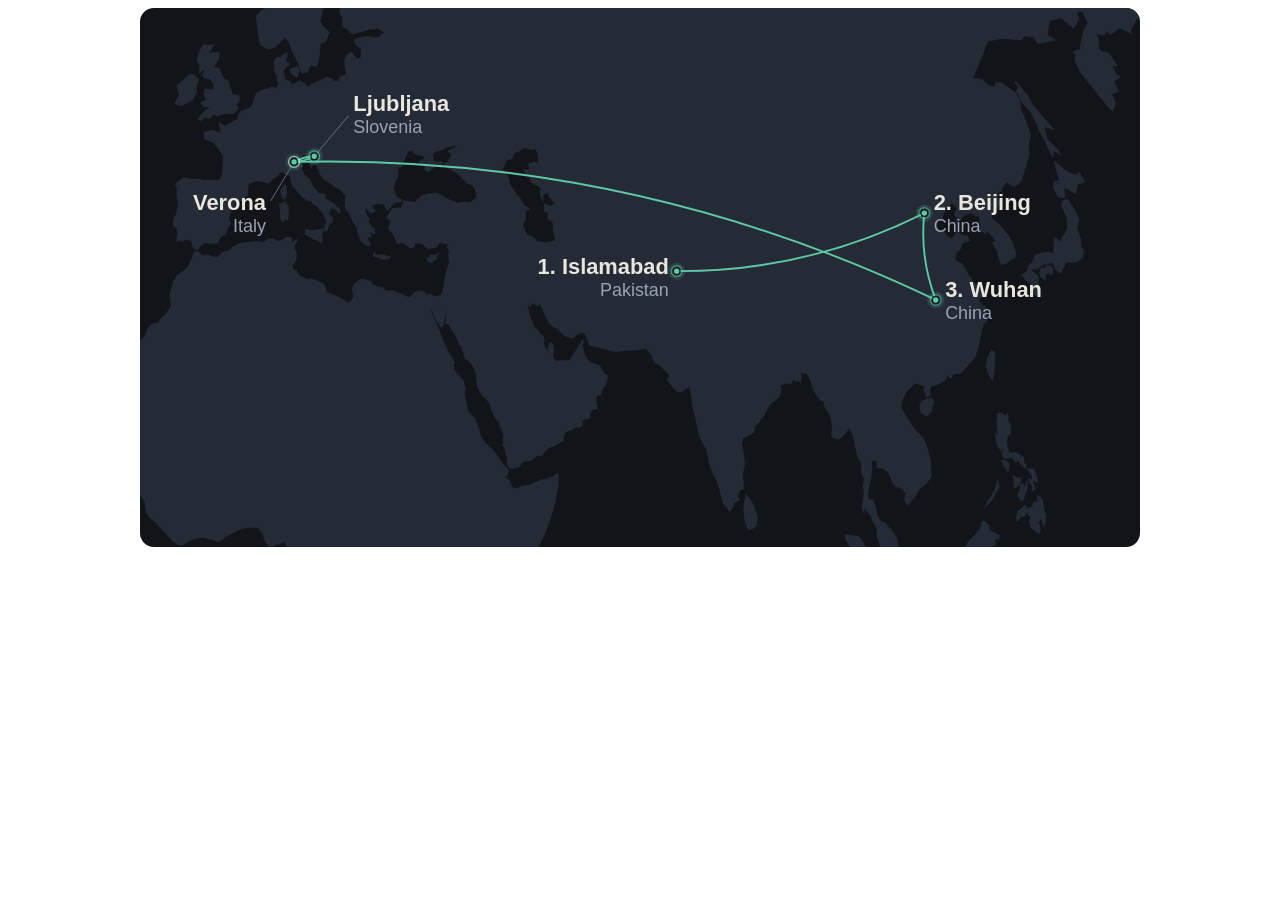
<file: trajectory_web.html>
<!DOCTYPE html><html lang="en"><head><meta charset="utf-8"/>
<meta name="viewport" content="width=device-width, initial-scale=1"/><title>Research Trajectory</title>
<style>
 .trajectory-wrap{max-width:1000px;margin:0 auto;background:#12141A;line-height:0;border-radius:14px;overflow:hidden}
 .trajectory-wrap svg{width:100%;height:auto;display:block}
 .cname{fill:#E8E6DD;font:600 28px/1.2 -apple-system,Segoe UI,Roboto,Helvetica,Arial,sans-serif}
 .csub{fill:#9AA3B2;font:400 23px/1.2 -apple-system,Segoe UI,Roboto,Helvetica,Arial,sans-serif}
 .leg{fill:none;stroke:#5DCAA5;stroke-width:2.4;stroke-linecap:round;
   stroke-dasharray:1;stroke-dashoffset:1;animation:draw 1.5s ease forwards;
   animation-play-state:paused}
 .city{opacity:0;animation:fade .8s ease forwards;animation-play-state:paused}
 body.playing .leg,body.playing .city{animation-play-state:running}
 @keyframes draw{to{stroke-dashoffset:0}}
 @keyframes fade{to{opacity:1}}
 @media (prefers-reduced-motion: reduce){.leg{animation:none;stroke-dashoffset:0} .city{animation:none;opacity:1}}
</style></head><body>
<div class="trajectory-wrap">
 <svg id="traj" viewBox="0 0 1280 690" xmlns="http://www.w3.org/2000/svg" role="img"
   aria-label="Academic journey: Islamabad, Beijing, Wuhan, Verona, Ljubljana, and back to Verona">
  <g><path d="M-209.7,1645.5 L-208.8,1649.8 L-208.1,1653.4 L-220.1,1652.3 L-231.8,1652.8 L-240.4,1650.1 L-240.6,1649.8 L-245.2,1647.3 L-232.8,1647.6 L-220.5,1648.5 L-218.6,1645.0 L-217.4,1642.0 L-209.7,1645.5Z" fill="#242A36" stroke="#333B49" stroke-width="0.4"/>
<path d="M-760.9,1640.9 L-769.6,1642.1 L-781.5,1639.1 L-789.3,1636.0 L-790.3,1635.5 L-797.5,1633.1 L-798.9,1629.8 L-786.4,1631.2 L-776.9,1634.0 L-768.2,1637.1 L-760.9,1640.9Z" fill="#242A36" stroke="#333B49" stroke-width="0.4"/>
<path d="M-138.2,1628.3 L-129.8,1632.1 L-125.3,1637.4 L-123.1,1641.1 L-121.1,1645.4 L-128.4,1648.0 L-136.2,1650.1 L-145.5,1652.0 L-155.9,1653.6 L-168.9,1653.1 L-177.5,1650.4 L-178.4,1647.0 L-168.0,1644.7 L-164.7,1641.9 L-163.0,1638.2 L-162.0,1635.0 L-160.0,1631.9 L-157.9,1628.3 L-155.1,1628.3 L-147.5,1626.4 L-138.2,1628.3Z" fill="#242A36" stroke="#333B49" stroke-width="0.4"/>
<path d="M-606.0,1586.0 L-597.0,1587.6 L-591.4,1585.9 L-591.8,1589.2 L-595.3,1591.7 L-604.2,1590.9 L-613.1,1587.6 L-614.6,1584.3 L-606.0,1586.0Z" fill="#242A36" stroke="#333B49" stroke-width="0.4"/>
<path d="M-632.1,1585.9 L-619.6,1589.6 L-623.4,1589.2 L-632.0,1588.3 L-642.5,1585.7 L-640.1,1583.6 L-632.1,1585.9Z" fill="#242A36" stroke="#333B49" stroke-width="0.4"/>
<path d="M-484.2,1570.8 L-476.7,1572.1 L-470.8,1571.0 L-463.6,1576.5 L-468.8,1575.8 L-475.9,1576.2 L-483.6,1575.8 L-491.3,1576.4 L-498.8,1574.4 L-504.8,1570.4 L-502.2,1568.7 L-493.5,1570.0 L-484.2,1570.8Z" fill="#242A36" stroke="#333B49" stroke-width="0.4"/>
<path d="M-303.7,1561.2 L-300.9,1565.6 L-300.2,1569.5 L-300.2,1573.1 L-306.6,1574.5 L-312.4,1576.4 L-320.4,1576.2 L-319.4,1572.4 L-325.8,1573.7 L-331.9,1575.0 L-338.0,1572.2 L-340.4,1568.1 L-335.6,1564.3 L-332.0,1563.1 L-324.7,1563.5 L-325.3,1558.4 L-326.7,1554.7 L-330.5,1546.7 L-329.1,1541.9 L-324.0,1540.3 L-319.1,1544.1 L-316.0,1547.8 L-311.3,1552.4 L-307.4,1556.7 L-303.7,1561.2Z" fill="#242A36" stroke="#333B49" stroke-width="0.4"/>
<path d="M-791.5,1680.6 L-791.1,1680.6 L-796.8,1676.8 L-782.2,1678.9 L-782.3,1678.7 L-782.3,1678.1 L-782.3,1677.4 L-782.3,1676.8 L-782.3,1676.5 L-781.5,1676.6 L-780.7,1676.7 L-766.3,1679.4 L-766.9,1676.7 L-766.7,1676.3 L-754.6,1675.1 L-745.9,1676.7 L-741.6,1677.5 L-728.5,1679.7 L-710.0,1681.3 L-693.7,1683.2 L-670.6,1684.7 L-660.6,1683.0 L-636.3,1684.2 L-619.6,1686.0 L-610.9,1684.3 L-601.0,1682.6 L-606.6,1679.7 L-627.0,1679.4 L-646.8,1677.9 L-656.7,1675.2 L-673.6,1673.7 L-679.2,1670.6 L-683.1,1667.6 L-686.3,1664.8 L-692.9,1661.7 L-705.4,1659.5 L-714.3,1656.7 L-726.8,1654.2 L-713.0,1654.7 L-702.6,1653.5 L-690.5,1656.1 L-684.7,1653.8 L-680.5,1650.8 L-680.3,1648.0 L-687.2,1644.6 L-697.6,1642.3 L-709.3,1639.7 L-721.3,1639.2 L-733.0,1638.1 L-744.9,1637.2 L-753.1,1634.0 L-764.2,1631.2 L-773.0,1628.1 L-788.5,1617.9 L-784.5,1618.8 L-775.7,1621.6 L-767.5,1620.7 L-760.1,1619.5 L-750.4,1623.4 L-742.5,1622.5 L-737.4,1620.5 L-733.4,1618.0 L-730.6,1615.0 L-723.0,1614.1 L-727.3,1610.7 L-733.3,1607.2 L-735.3,1603.9 L-729.7,1602.3 L-722.8,1605.4 L-715.9,1603.5 L-711.8,1601.1 L-703.6,1601.0 L-696.7,1600.0 L-691.1,1597.8 L-686.9,1595.8 L-681.8,1593.7 L-676.6,1594.3 L-671.9,1595.0 L-664.4,1593.7 L-654.9,1595.4 L-647.0,1595.2 L-640.5,1593.9 L-631.7,1594.8 L-622.0,1595.8 L-614.2,1595.4 L-605.5,1595.6 L-596.6,1595.8 L-588.9,1595.4 L-585.3,1592.6 L-579.4,1591.1 L-570.3,1593.2 L-564.6,1591.5 L-561.1,1588.1 L-554.8,1591.1 L-549.9,1594.5 L-543.4,1597.6 L-539.6,1594.8 L-529.7,1598.4 L-520.9,1599.5 L-512.0,1602.1 L-504.2,1601.5 L-498.1,1599.9 L-489.0,1600.2 L-480.1,1601.5 L-470.8,1603.2 L-470.8,1599.1 L-477.0,1596.0 L-482.4,1592.6 L-490.6,1591.8 L-496.6,1588.3 L-500.6,1584.7 L-508.0,1577.5 L-502.4,1578.8 L-494.1,1579.4 L-486.8,1578.8 L-478.6,1580.3 L-470.5,1583.2 L-465.6,1586.6 L-457.2,1587.2 L-450.4,1585.8 L-443.5,1583.9 L-436.9,1582.8 L-429.3,1585.1 L-421.9,1584.3 L-421.4,1576.9 L-413.8,1581.3 L-405.9,1583.0 L-398.9,1582.0 L-391.7,1585.8 L-383.7,1586.2 L-375.8,1587.3 L-367.5,1589.4 L-364.9,1585.8 L-364.5,1582.4 L-356.4,1586.2 L-348.8,1585.3 L-341.6,1587.3 L-335.7,1590.5 L-328.3,1589.6 L-323.3,1587.5 L-318.5,1585.1 L-312.0,1583.8 L-304.1,1582.6 L-297.2,1581.3 L-292.3,1579.2 L-290.2,1576.1 L-290.7,1571.9 L-293.3,1567.9 L-296.9,1564.0 L-300.8,1560.1 L-304.5,1556.2 L-307.6,1552.7 L-309.7,1548.8 L-310.8,1544.8 L-309.5,1541.1 L-308.8,1536.9 L-309.4,1532.9 L-312.5,1528.5 L-314.8,1524.5 L-313.5,1519.9 L-311.2,1516.8 L-308.5,1513.0 L-305.4,1509.7 L-301.3,1506.7 L-300.4,1502.2 L-297.9,1499.3 L-294.7,1496.6 L-288.7,1496.0 L-285.7,1492.7 L-281.8,1490.7 L-276.8,1489.4 L-272.9,1486.7 L-270.2,1483.4 L-265.4,1482.2 L-260.7,1484.9 L-262.1,1488.4 L-267.8,1491.5 L-269.9,1493.7 L-275.3,1492.1 L-280.3,1493.1 L-284.0,1495.6 L-287.8,1498.3 L-289.9,1501.4 L-289.4,1505.4 L-287.6,1509.3 L-283.3,1512.8 L-286.9,1515.2 L-292.6,1516.0 L-294.8,1519.5 L-297.3,1522.7 L-299.6,1527.1 L-299.1,1530.9 L-295.2,1535.1 L-290.6,1538.3 L-284.5,1540.7 L-278.5,1543.8 L-274.4,1547.8 L-271.6,1551.5 L-268.2,1555.5 L-263.9,1558.8 L-260.6,1562.5 L-256.1,1571.5 L-252.8,1575.2 L-250.7,1579.0 L-247.2,1582.8 L-245.7,1587.9 L-247.2,1591.8 L-249.3,1595.0 L-256.5,1596.3 L-257.5,1599.7 L-259.5,1602.8 L-266.6,1606.3 L-273.5,1607.8 L-279.7,1609.8 L-286.4,1611.8 L-288.8,1615.5 L-297.8,1615.9 L-308.1,1615.5 L-316.8,1616.3 L-326.4,1616.3 L-322.4,1619.8 L-312.7,1621.4 L-304.7,1623.9 L-299.2,1627.0 L-303.7,1629.8 L-313.9,1629.0 L-320.4,1631.2 L-318.2,1634.8 L-316.0,1638.2 L-307.4,1641.1 L-303.9,1644.2 L-294.6,1647.3 L-282.1,1648.6 L-270.7,1650.9 L-261.1,1653.5 L-249.4,1656.0 L-235.2,1657.2 L-220.6,1659.4 L-210.0,1661.7 L-198.4,1664.2 L-190.7,1667.7 L-186.2,1670.4 L-181.7,1667.8 L-174.6,1665.7 L-167.0,1663.3 L-157.2,1661.4 L-149.0,1659.2 L-135.9,1659.1 L-122.3,1660.1 L-110.7,1662.0 L-108.9,1658.6 L-102.5,1656.3 L-89.1,1656.1 L-79.2,1654.4 L-69.7,1652.7 L-58.9,1651.5 L-47.4,1650.1 L-39.6,1648.0 L-44.3,1645.1 L-47.5,1642.1 L-48.4,1638.9 L-59.1,1639.2 L-70.0,1640.6 L-80.8,1640.6 L-83.4,1637.4 L-84.7,1630.9 L-82.8,1629.0 L-75.4,1626.9 L-66.5,1624.8 L-60.3,1622.1 L-54.1,1619.5 L-49.8,1615.9 L-42.3,1614.3 L-34.8,1613.0 L-31.1,1612.3 L-22.2,1611.9 L-14.0,1610.7 L-7.2,1608.8 L-0.5,1606.7 L5.5,1604.5 L13.2,1601.5 L18.0,1598.4 L23.2,1595.6 L24.5,1591.8 L17.9,1589.6 L19.6,1585.6 L23.2,1582.6 L29.2,1580.7 L35.6,1578.4 L41.4,1575.4 L45.8,1571.5 L48.5,1566.9 L52.7,1564.2 L60.0,1564.8 L63.2,1568.1 L70.5,1568.5 L70.5,1564.8 L73.5,1560.9 L80.1,1561.9 L81.8,1565.6 L89.1,1566.1 L96.9,1564.4 L104.6,1563.2 L111.5,1563.8 L114.1,1567.9 L120.8,1564.6 L127.1,1562.8 L134.0,1561.5 L140.9,1560.1 L147.2,1557.8 L154.2,1556.2 L159.6,1554.1 L163.5,1550.5 L168.0,1553.1 L174.4,1551.7 L178.6,1556.4 L181.9,1559.9 L189.0,1558.0 L192.1,1554.1 L198.6,1551.3 L206.7,1551.9 L208.7,1555.6 L214.2,1551.9 L220.9,1550.8 L228.3,1550.4 L234.8,1550.5 L241.6,1551.7 L248.2,1552.3 L250.6,1555.6 L254.1,1558.6 L261.1,1556.8 L268.4,1556.4 L275.4,1556.4 L282.3,1556.2 L288.7,1554.9 L295.5,1553.7 L301.4,1550.9 L307.6,1549.2 L314.1,1548.2 L319.4,1545.4 L324.0,1539.9 L328.3,1536.5 L334.4,1538.1 L336.1,1541.7 L340.9,1544.0 L347.6,1543.3 L351.2,1546.8 L355.2,1549.4 L362.1,1547.0 L365.4,1542.7 L371.4,1540.9 L378.8,1537.5 L385.3,1536.1 L393.2,1534.1 L398.8,1531.9 L404.6,1529.5 L410.2,1527.3 L415.8,1528.5 L422.5,1524.9 L427.5,1522.1 L433.4,1522.3 L439.4,1519.9 L441.7,1516.2 L447.9,1513.4 L453.8,1511.4 L460.7,1509.7 L466.9,1508.9 L472.4,1509.5 L478.1,1510.5 L482.4,1513.4 L481.5,1517.8 L486.0,1521.3 L488.9,1524.1 L496.0,1525.3 L499.2,1528.1 L503.4,1530.9 L509.2,1531.5 L515.1,1529.5 L522.1,1525.3 L527.3,1527.5 L533.0,1528.7 L538.4,1529.9 L544.3,1530.7 L550.6,1530.7 L551.3,1541.3 L549.9,1543.8 L547.2,1548.4 L540.2,1550.9 L533.7,1554.7 L532.8,1558.6 L539.7,1558.4 L537.1,1562.3 L532.4,1566.0 L527.6,1570.0 L530.8,1573.1 L537.3,1574.0 L545.2,1572.3 L550.4,1568.5 L554.1,1564.8 L559.0,1561.7 L564.2,1558.8 L567.5,1555.3 L573.0,1550.4 L577.4,1549.4 L584.6,1549.0 L591.4,1547.8 L598.5,1546.2 L603.5,1542.3 L607.1,1538.5 L613.3,1534.7 L620.7,1532.1 L627.0,1530.1 L632.1,1526.7 L636.6,1524.9 L642.0,1523.3 L647.8,1524.3 L654.1,1523.3 L660.9,1522.1 L667.6,1522.7 L673.6,1519.9 L680.4,1513.0 L681.3,1515.8 L681.8,1520.7 L686.2,1522.7 L691.8,1523.5 L698.6,1522.3 L704.6,1523.1 L710.5,1523.3 L715.0,1522.3 L720.1,1522.9 L723.7,1525.1 L730.2,1523.7 L737.0,1523.7 L743.7,1522.3 L749.5,1523.7 L755.8,1520.3 L761.0,1516.8 L767.1,1514.0 L779.6,1506.3 L783.0,1507.7 L786.2,1510.5 L788.3,1514.2 L792.6,1520.5 L798.7,1520.7 L804.6,1520.7 L812.2,1519.5 L820.0,1518.0 L827.1,1515.2 L833.4,1512.2 L840.9,1511.8 L847.1,1509.5 L850.8,1511.6 L851.9,1514.8 L854.3,1518.0 L861.6,1517.6 L864.2,1520.3 L870.0,1522.9 L877.2,1523.9 L884.4,1523.1 L891.7,1519.9 L898.2,1516.6 L904.6,1515.8 L909.3,1517.2 L915.2,1518.3 L922.4,1516.6 L928.2,1516.6 L933.1,1517.6 L938.2,1518.7 L945.3,1516.8 L953.4,1515.2 L960.3,1514.8 L967.6,1514.8 L974.2,1513.8 L980.7,1513.0 L986.3,1507.9 L989.9,1503.6 L991.7,1506.5 L989.3,1511.1 L988.0,1515.4 L988.0,1518.9 L991.9,1520.7 L999.6,1520.1 L1008.2,1519.9 L1014.4,1519.3 L1022.8,1519.3 L1028.9,1519.1 L1037.0,1519.5 L1043.4,1520.3 L1045.1,1523.5 L1040.6,1527.3 L1042.0,1530.3 L1046.7,1532.7 L1051.4,1535.3 L1057.9,1537.1 L1064.9,1538.7 L1069.8,1540.3 L1076.7,1540.5 L1083.9,1537.1 L1086.8,1539.9 L1088.5,1543.1 L1091.7,1545.4 L1098.3,1546.4 L1104.3,1547.6 L1103.3,1551.5 L1107.9,1553.9 L1109.0,1557.4 L1114.2,1559.0 L1121.5,1558.8 L1127.4,1559.4 L1135.0,1559.2 L1141.5,1559.9 L1146.8,1561.3 L1150.5,1563.6 L1154.7,1565.6 L1155.6,1568.5 L1150.5,1572.3 L1143.2,1575.8 L1135.3,1580.1 L1129.1,1583.6 L1121.5,1587.5 L1111.8,1589.0 L1104.2,1592.4 L1094.1,1594.5 L1086.8,1598.2 L1078.4,1601.7 L1070.4,1604.6 L1063.1,1608.5 L1057.2,1611.9 L1051.1,1616.1 L1046.7,1619.5 L1045.0,1623.0 L1041.5,1626.4 L1039.6,1629.5 L1048.3,1630.7 L1044.8,1634.5 L1032.7,1635.9 L1021.4,1637.7 L1010.4,1638.1 L998.3,1642.9 L991.1,1646.9 L983.7,1649.9 L975.8,1653.0 L978.4,1655.7 L975.3,1658.9 L974.6,1661.8 L976.2,1664.3 L978.8,1666.7 L981.9,1669.0 L988.9,1671.3 L983.8,1674.7 L995.0,1676.2 L994.7,1676.7 L993.5,1678.6 L1011.9,1676.9 L1018.1,1679.0 L-791.5,1680.6Z" fill="#242A36" stroke="#333B49" stroke-width="0.4"/>
<path d="M-363.8,1378.8 L-352.7,1385.6 L-342.1,1388.4 L-343.7,1394.0 L-350.2,1394.6 L-354.9,1390.6 L-355.9,1395.2 L-360.9,1398.7 L-368.8,1397.4 L-374.9,1394.0 L-382.8,1392.4 L-393.5,1386.1 L-402.6,1380.1 L-416.2,1367.4 L-409.6,1369.8 L-397.4,1377.3 L-386.8,1381.4 L-384.6,1376.2 L-384.6,1368.4 L-379.3,1363.7 L-373.9,1365.1 L-369.7,1370.4 L-363.8,1378.8Z" fill="#242A36" stroke="#333B49" stroke-width="0.4"/>
<path d="M-306.0,1347.5 L-299.1,1352.7 L-300.3,1356.7 L-309.2,1360.1 L-313.4,1356.1 L-318.2,1361.2 L-323.0,1356.1 L-316.0,1349.3 L-309.3,1352.1 L-306.0,1347.5Z" fill="#242A36" stroke="#333B49" stroke-width="0.4"/>
<path d="M625.8,1331.5 L614.4,1332.3 L615.8,1326.1 L618.1,1321.4 L619.1,1319.0 L622.9,1322.6 L629.5,1324.1 L629.1,1326.3 L625.8,1331.5Z" fill="#242A36" stroke="#333B49" stroke-width="0.4"/>
<path d="M1220.8,1226.9 L1226.5,1231.0 L1231.3,1229.4 L1238.2,1227.1 L1242.4,1227.9 L1236.8,1242.0 L1232.4,1246.1 L1227.3,1255.6 L1226.2,1252.3 L1217.2,1260.6 L1216.0,1259.9 L1211.5,1259.6 L1211.4,1249.5 L1213.8,1241.7 L1213.8,1231.3 L1216.3,1225.9 L1220.8,1226.9Z" fill="#242A36" stroke="#333B49" stroke-width="0.4"/>
<path d="M1430.1,1228.4 L1429.3,1233.3 L1437.2,1228.5 L1436.8,1233.5 L1434.3,1238.5 L1428.6,1244.0 L1419.1,1252.7 L1412.7,1257.5 L1412.4,1263.2 L1406.6,1263.3 L1397.8,1267.7 L1391.5,1275.5 L1380.7,1287.3 L1371.9,1292.5 L1366.3,1295.9 L1359.6,1295.6 L1357.0,1291.8 L1349.4,1291.0 L1350.6,1286.7 L1359.3,1278.0 L1375.0,1266.3 L1381.0,1264.1 L1388.7,1259.6 L1398.4,1253.4 L1406.1,1247.3 L1414.0,1238.5 L1418.4,1235.5 L1422.8,1228.9 L1430.9,1223.4 L1430.1,1228.4Z" fill="#242A36" stroke="#333B49" stroke-width="0.4"/>
<path d="M1468.7,1171.6 L1468.8,1184.2 L1472.6,1176.1 L1474.6,1179.3 L1471.7,1188.4 L1476.1,1192.2 L1480.9,1193.2 L1487.4,1188.6 L1490.6,1190.0 L1483.8,1200.6 L1478.1,1207.6 L1472.4,1207.3 L1468.6,1211.0 L1466.8,1216.1 L1464.5,1218.3 L1458.5,1224.7 L1450.6,1232.8 L1442.3,1237.6 L1442.6,1234.4 L1440.3,1232.7 L1449.6,1223.0 L1450.3,1216.4 L1444.4,1211.7 L1446.7,1207.3 L1454.2,1203.2 L1459.8,1194.0 L1462.9,1186.3 L1463.3,1178.3 L1464.5,1176.2 L1462.9,1171.2 L1461.3,1160.6 L1461.6,1152.2 L1464.9,1151.2 L1466.4,1157.9 L1471.1,1161.0 L1468.7,1171.6Z" fill="#242A36" stroke="#333B49" stroke-width="0.4"/>
<path d="M1465.6,1003.9 L1461.8,1006.7 L1458.2,1003.5 L1453.7,998.1 L1449.9,991.8 L1446.5,983.3 L1446.2,979.3 L1449.7,979.4 L1453.3,983.5 L1456.0,987.6 L1457.8,990.9 L1462.7,998.3 L1465.6,1003.9Z" fill="#242A36" stroke="#333B49" stroke-width="0.4"/>
<path d="M1569.8,946.2 L1571.9,949.6 L1569.3,955.9 L1563.9,957.5 L1559.7,956.0 L1560.0,950.8 L1564.0,946.7 L1567.4,948.2 L1569.8,946.2Z" fill="#242A36" stroke="#333B49" stroke-width="0.4"/>
<path d="M-1353.9,936.8 L1579.2,939.7 L1573.5,942.2 L1573.3,937.8 L1577.8,935.3 L1580.5,934.7 L-1355.0,931.0 L-1353.4,930.4 L-1353.3,936.2 L-1353.9,936.8Z" fill="#242A36" stroke="#333B49" stroke-width="0.4"/>
<path d="M1485.9,935.7 L1482.9,937.3 L1481.1,932.1 L1482.0,928.9 L1485.9,935.7Z" fill="#242A36" stroke="#333B49" stroke-width="0.4"/>
<path d="M1483.0,917.4 L1482.7,927.1 L1480.8,925.6 L1479.0,926.2 L1478.4,922.9 L1479.7,913.8 L1483.0,917.4Z" fill="#242A36" stroke="#333B49" stroke-width="0.4"/>
<path d="M525.9,901.0 L526.6,915.3 L528.4,920.9 L527.3,926.7 L525.7,930.2 L523.3,923.2 L521.5,926.7 L522.6,935.6 L521.7,940.6 L519.3,943.4 L518.2,953.5 L514.1,967.4 L509.1,983.9 L502.5,1006.6 L498.2,1023.3 L493.6,1037.2 L486.8,1040.0 L479.4,1045.1 L475.0,1042.0 L469.0,1037.8 L467.2,1031.4 L467.4,1020.8 L465.2,1011.2 L465.0,1002.6 L467.0,994.0 L470.9,991.9 L471.1,987.9 L475.6,978.9 L476.7,971.2 L475.1,965.6 L474.0,958.0 L473.9,947.0 L477.1,940.3 L478.6,932.7 L482.6,932.3 L487.3,929.8 L490.5,927.7 L494.0,927.5 L499.0,920.7 L506.1,913.4 L508.8,907.4 L507.9,902.3 L511.3,903.7 L516.2,895.4 L516.7,888.2 L519.6,882.9 L522.2,888.0 L524.2,893.1 L525.9,901.0Z" fill="#242A36" stroke="#333B49" stroke-width="0.4"/>
<path d="M1292.2,903.4 L1293.9,912.8 L1299.8,908.3 L1301.8,913.4 L1305.1,918.0 L1303.5,923.3 L1303.7,933.6 L1304.0,939.5 L1305.8,941.0 L1306.3,951.2 L1304.5,957.4 L1305.7,965.5 L1313.3,971.8 L1318.0,977.5 L1322.4,982.7 L1320.7,985.6 L1323.8,993.1 L1324.2,1006.0 L1328.0,1003.4 L1330.2,1008.6 L1332.5,1006.8 L1331.0,1019.5 L1335.0,1026.8 L1337.6,1031.4 L1341.5,1041.1 L1341.2,1050.7 L1339.6,1057.6 L1337.0,1065.0 L1337.9,1075.2 L1334.3,1085.8 L1331.3,1091.4 L1325.9,1102.1 L1323.9,1109.0 L1319.5,1117.5 L1312.4,1128.5 L1304.6,1134.3 L1298.6,1143.6 L1293.9,1149.6 L1287.9,1159.9 L1282.7,1165.8 L1277.4,1174.8 L1273.3,1183.0 L1272.2,1186.8 L1266.2,1191.0 L1257.4,1191.4 L1248.4,1196.3 L1243.0,1200.9 L1236.4,1206.0 L1232.1,1200.7 L1228.2,1198.6 L1231.8,1192.4 L1226.7,1194.7 L1216.7,1203.3 L1211.3,1200.1 L1207.7,1198.2 L1203.6,1197.4 L1197.4,1193.9 L1195.2,1186.5 L1197.0,1177.5 L1197.3,1171.4 L1195.1,1166.6 L1188.2,1165.1 L1192.6,1159.3 L1193.7,1150.4 L1187.2,1158.7 L1179.5,1160.9 L1185.8,1154.3 L1189.2,1147.4 L1194.1,1141.5 L1196.2,1132.6 L1186.7,1142.9 L1180.5,1147.0 L1174.4,1156.5 L1169.9,1151.6 L1172.2,1145.2 L1170.0,1136.5 L1167.2,1132.0 L1169.5,1129.3 L1161.5,1122.0 L1156.1,1121.6 L1150.2,1115.8 L1135.8,1117.0 L1124.4,1121.2 L1114.3,1125.2 L1107.0,1124.4 L1097.0,1130.6 L1089.4,1133.4 L1086.2,1139.6 L1081.9,1144.5 L1075.2,1144.8 L1070.0,1145.9 L1063.7,1143.7 L1057.7,1145.0 L1052.2,1145.5 L1045.8,1151.9 L1043.7,1151.4 L1038.8,1154.8 L1034.0,1158.6 L1028.4,1158.1 L1023.2,1158.1 L1017.0,1150.5 L1013.5,1148.2 L1015.5,1141.3 L1019.8,1139.7 L1021.8,1137.0 L1022.7,1132.7 L1025.7,1124.3 L1026.6,1117.2 L1025.4,1105.1 L1025.7,1098.2 L1027.6,1091.4 L1026.2,1083.6 L1026.8,1080.1 L1024.3,1075.3 L1025.3,1065.9 L1022.7,1056.4 L1022.6,1051.3 L1025.0,1056.5 L1024.6,1045.3 L1027.8,1048.8 L1029.3,1053.5 L1030.4,1047.3 L1028.2,1037.9 L1028.2,1034.1 L1026.9,1030.5 L1029.1,1023.6 L1031.2,1020.6 L1033.4,1014.6 L1033.7,1007.6 L1038.5,999.0 L1037.6,1008.1 L1042.4,999.9 L1049.6,995.9 L1054.4,990.8 L1061.2,986.4 L1065.1,985.5 L1067.1,986.9 L1074.2,982.5 L1079.3,981.1 L1080.9,978.5 L1083.3,977.4 L1087.7,977.7 L1096.8,974.2 L1102.0,968.9 L1105.0,962.5 L1110.7,956.4 L1111.8,951.7 L1112.9,945.2 L1120.0,935.0 L1122.0,945.3 L1125.8,942.9 L1123.7,937.3 L1127.0,931.5 L1130.2,934.1 L1132.4,925.0 L1137.6,919.1 L1140.2,914.4 L1144.5,912.4 L1145.0,909.0 L1148.5,910.4 L1149.0,907.4 L1152.8,905.7 L1156.9,904.1 L1162.3,909.6 L1166.0,916.6 L1171.1,916.7 L1176.2,917.9 L1175.3,911.3 L1180.3,901.7 L1184.4,898.6 L1183.4,895.6 L1187.7,888.8 L1193.1,884.6 L1197.2,886.0 L1204.3,883.8 L1204.8,877.7 L1199.1,873.7 L1203.7,872.0 L1208.9,875.0 L1212.7,879.8 L1219.4,882.9 L1221.8,881.7 L1226.5,885.4 L1231.7,881.9 L1234.7,883.0 L1236.8,880.7 L1239.9,886.6 L1237.0,893.0 L1233.4,897.8 L1230.5,898.2 L1230.9,903.0 L1227.8,908.9 L1224.1,914.8 L1224.2,918.2 L1229.9,924.8 L1235.6,928.6 L1239.2,932.7 L1244.1,939.8 L1246.4,939.8 L1250.2,942.9 L1250.9,946.6 L1258.0,950.6 L1264.0,946.5 L1266.6,940.1 L1269.1,934.8 L1271.1,928.2 L1274.9,918.7 L1274.6,913.0 L1275.6,909.5 L1275.5,902.7 L1277.7,893.7 L1279.6,891.2 L1278.8,887.3 L1281.5,880.9 L1283.7,874.4 L1284.2,871.0 L1287.8,866.5 L1289.5,872.3 L1289.3,879.8 L1291.2,881.3 L1290.9,886.3 L1293.2,892.4 L1293.0,899.1 L1292.2,903.4Z" fill="#242A36" stroke="#333B49" stroke-width="0.4"/>
<path d="M1449.2,864.3 L1451.1,868.4 L1445.4,868.3 L1443.0,861.0 L1447.6,863.9 L1449.2,864.3Z" fill="#242A36" stroke="#333B49" stroke-width="0.4"/>
<path d="M1108.9,861.4 L1105.4,861.6 L1095.1,853.3 L1103.0,850.9 L1107.0,854.6 L1109.6,858.2 L1108.9,861.4Z" fill="#242A36" stroke="#333B49" stroke-width="0.4"/>
<path d="M1439.6,857.0 L1436.4,857.3 L1431.4,856.1 L1429.9,854.2 L1430.9,849.5 L1436.1,851.4 L1438.6,853.9 L1439.6,857.0Z" fill="#242A36" stroke="#333B49" stroke-width="0.4"/>
<path d="M1446.7,853.8 L1445.3,856.0 L1440.2,845.6 L1439.1,838.5 L1441.9,838.5 L1444.0,848.1 L1446.7,853.8Z" fill="#242A36" stroke="#333B49" stroke-width="0.4"/>
<path d="M1139.6,860.2 L1132.3,862.8 L1131.5,861.4 L1132.5,857.3 L1136.6,850.1 L1145.1,845.3 L1146.3,842.5 L1153.5,839.8 L1159.3,839.4 L1162.0,837.9 L1165.0,839.4 L1161.8,842.7 L1152.8,847.9 L1145.6,851.3 L1139.6,860.2Z" fill="#242A36" stroke="#333B49" stroke-width="0.4"/>
<path d="M1087.5,835.8 L1090.2,839.0 L1095.4,838.0 L1097.1,843.1 L1087.4,845.5 L1081.6,847.1 L1077.2,847.0 L1080.5,840.1 L1085.0,840.0 L1087.5,835.8Z" fill="#242A36" stroke="#333B49" stroke-width="0.4"/>
<path d="M1128.7,835.8 L1127.1,842.4 L1114.5,845.8 L1103.6,844.4 L1103.9,840.0 L1110.6,837.5 L1115.5,841.1 L1121.1,840.2 L1128.7,835.8Z" fill="#242A36" stroke="#333B49" stroke-width="0.4"/>
<path d="M1433.3,838.7 L1433.4,841.1 L1427.4,836.0 L1423.2,831.8 L1420.4,827.8 L1421.7,826.6 L1425.3,829.5 L1431.7,834.9 L1433.3,838.7Z" fill="#242A36" stroke="#333B49" stroke-width="0.4"/>
<path d="M1415.0,826.9 L1413.2,827.6 L1409.8,824.9 L1406.8,820.0 L1407.4,818.0 L1411.9,823.0 L1415.0,826.9Z" fill="#242A36" stroke="#333B49" stroke-width="0.4"/>
<path d="M1011.8,820.1 L1027.6,821.3 L1029.6,816.4 L1044.7,822.1 L1047.2,829.9 L1059.5,832.0 L1069.2,839.1 L1059.5,843.7 L1050.7,838.9 L1043.3,839.2 L1034.8,838.3 L1027.2,836.1 L1017.9,831.6 L1011.9,830.4 L1008.4,831.9 L993.6,827.0 L992.4,821.9 L984.9,821.0 L991.1,809.6 L1001.0,810.3 L1007.5,815.0 L1010.9,815.9 L1011.8,820.1Z" fill="#242A36" stroke="#333B49" stroke-width="0.4"/>
<path d="M1227.6,813.4 L1222.9,821.5 L1222.6,812.5 L1224.2,808.3 L1226.2,804.2 L1227.9,807.7 L1227.6,813.4Z" fill="#242A36" stroke="#333B49" stroke-width="0.4"/>
<path d="M1401.7,820.6 L1399.3,821.8 L1396.1,817.2 L1392.9,809.7 L1391.6,800.6 L1392.8,799.5 L1393.5,803.0 L1395.9,805.7 L1399.5,813.3 L1403.1,817.3 L1401.7,820.6Z" fill="#242A36" stroke="#333B49" stroke-width="0.4"/>
<path d="M1370.5,804.6 L1366.1,805.6 L1364.6,809.0 L1360.0,811.9 L1355.6,814.6 L1351.2,814.6 L1344.6,811.2 L1340.1,807.8 L1341.0,804.2 L1348.3,805.9 L1352.9,805.0 L1354.4,799.3 L1355.6,799.0 L1356.1,805.3 L1360.8,804.4 L1363.4,800.3 L1368.2,796.1 L1367.6,789.0 L1372.5,788.8 L1374.1,790.8 L1373.7,797.4 L1370.5,804.6Z" fill="#242A36" stroke="#333B49" stroke-width="0.4"/>
<path d="M1167.2,780.6 L1163.9,784.5 L1158.3,782.4 L1156.8,777.2 L1165.2,776.7 L1167.2,780.6Z" fill="#242A36" stroke="#333B49" stroke-width="0.4"/>
<path d="M1193.9,776.2 L1196.6,785.3 L1189.8,780.4 L1183.0,779.4 L1178.3,780.2 L1172.6,779.8 L1174.7,773.3 L1184.9,772.8 L1193.9,776.2Z" fill="#242A36" stroke="#333B49" stroke-width="0.4"/>
<path d="M1380.6,793.0 L1377.9,796.2 L1376.7,789.1 L1374.9,784.5 L1371.3,780.6 L1366.8,775.5 L1360.9,772.0 L1363.3,769.2 L1367.7,772.5 L1370.4,775.1 L1373.8,778.0 L1376.9,783.0 L1379.9,786.8 L1380.6,793.0Z" fill="#242A36" stroke="#333B49" stroke-width="0.4"/>
<path d="M1224.7,753.1 L1226.7,772.4 L1235.0,779.5 L1242.2,766.9 L1251.9,759.7 L1259.2,759.7 L1266.2,763.8 L1272.3,768.1 L1281.1,770.4 L1295.2,778.6 L1310.2,785.4 L1315.7,791.5 L1320.0,797.5 L1321.0,804.5 L1334.3,811.9 L1336.0,818.2 L1328.3,819.5 L1329.6,827.4 L1336.4,835.2 L1340.7,847.9 L1345.4,847.5 L1344.6,852.8 L1350.8,854.8 L1348.1,857.0 L1356.4,862.0 L1355.1,865.5 L1349.6,866.3 L1347.9,863.2 L1340.9,861.9 L1332.8,860.1 L1327.1,852.5 L1323.0,845.9 L1319.5,835.5 L1309.2,830.3 L1302.0,833.7 L1296.6,837.6 L1297.0,846.4 L1290.2,850.5 L1285.7,848.5 L1277.2,848.0 L1270.7,838.2 L1262.5,835.8 L1260.2,839.2 L1249.7,839.6 L1253.9,829.9 L1259.3,826.6 L1258.0,813.6 L1254.5,803.6 L1238.9,793.6 L1232.2,792.5 L1220.1,781.5 L1217.5,787.3 L1214.3,788.4 L1212.6,784.0 L1212.7,778.8 L1206.5,773.0 L1215.5,768.7 L1221.4,768.9 L1220.8,765.8 L1208.7,765.8 L1205.5,758.7 L1198.2,756.5 L1194.8,750.6 L1205.9,747.7 L1210.1,743.8 L1223.4,748.7 L1224.7,753.1Z" fill="#242A36" stroke="#333B49" stroke-width="0.4"/>
<path d="M1151.0,722.5 L1144.5,734.3 L1138.3,736.6 L1130.3,734.3 L1116.5,734.8 L1109.3,736.6 L1108.1,745.6 L1115.4,756.2 L1119.9,750.8 L1135.4,746.7 L1134.7,752.2 L1131.1,750.5 L1127.4,757.5 L1120.1,762.1 L1127.6,777.3 L1126.0,781.4 L1133.0,795.2 L1132.6,803.0 L1128.1,806.5 L1125.0,802.3 L1129.4,792.6 L1121.1,797.2 L1119.1,793.9 L1120.4,789.3 L1114.6,782.3 L1115.5,770.7 L1109.9,774.3 L1110.3,788.2 L1109.9,805.2 L1104.6,807.0 L1101.3,803.5 L1104.0,792.5 L1103.1,781.0 L1099.6,780.9 L1097.2,772.8 L1100.8,765.0 L1102.1,755.5 L1106.4,737.6 L1108.1,732.7 L1115.1,723.8 L1121.5,727.3 L1132.0,729.0 L1141.5,728.5 L1149.6,719.8 L1151.0,722.5Z" fill="#242A36" stroke="#333B49" stroke-width="0.4"/>
<path d="M1179.6,725.9 L1179.2,736.3 L1174.9,735.2 L1173.7,742.4 L1177.1,748.7 L1174.7,750.1 L1171.4,742.6 L1168.9,727.4 L1170.5,717.8 L1173.2,713.5 L1173.9,720.0 L1178.8,721.0 L1179.6,725.9Z" fill="#242A36" stroke="#333B49" stroke-width="0.4"/>
<path d="M989.1,809.1 L980.0,809.3 L973.4,799.4 L963.1,789.7 L959.7,782.4 L953.7,772.7 L949.7,763.8 L943.6,747.1 L936.3,737.2 L933.9,727.0 L930.7,717.7 L923.2,710.2 L918.7,700.0 L912.3,693.3 L903.3,680.2 L902.4,674.1 L907.7,674.6 L920.6,676.9 L928.3,688.5 L934.8,696.6 L939.5,701.6 L947.5,714.4 L956.0,714.6 L963.0,722.7 L967.9,732.7 L974.2,738.2 L970.8,747.9 L975.5,752.0 L978.5,752.3 L979.8,760.6 L982.6,767.3 L988.7,768.3 L992.6,775.9 L990.1,790.7 L989.1,809.1Z" fill="#242A36" stroke="#333B49" stroke-width="0.4"/>
<path d="M1090.1,717.6 L1099.5,728.6 L1089.7,730.1 L1086.9,738.2 L1087.3,749.0 L1079.3,757.1 L1078.9,769.0 L1075.2,787.2 L1074.1,782.9 L1064.6,788.3 L1061.5,781.0 L1055.7,780.3 L1051.6,776.5 L1041.7,780.8 L1038.8,775.1 L1033.4,775.7 L1026.6,774.3 L1025.6,758.4 L1021.5,755.0 L1017.6,744.9 L1016.4,734.4 L1017.3,723.4 L1022.1,715.5 L1028.3,719.6 L1034.6,717.4 L1036.1,707.3 L1039.6,705.0 L1049.5,702.4 L1055.1,693.0 L1059.0,685.5 L1062.1,681.0 L1068.9,674.5 L1074.9,666.2 L1078.6,656.9 L1081.9,656.9 L1086.5,662.9 L1087.1,668.1 L1092.7,671.4 L1099.7,675.0 L1099.3,679.7 L1093.8,680.2 L1095.5,686.1 L1089.5,690.1 L1085.1,700.9 L1091.4,712.2 L1090.1,717.6Z" fill="#242A36" stroke="#333B49" stroke-width="0.4"/>
<path d="M1157.1,639.2 L1158.5,647.1 L1159.3,653.8 L1157.1,664.6 L1153.4,652.5 L1149.9,658.6 L1153.0,667.3 L1150.9,672.9 L1140.9,666.0 L1138.1,657.4 L1140.3,651.7 L1134.7,646.1 L1132.5,651.0 L1128.5,650.5 L1122.8,657.2 L1121.3,653.7 L1123.9,643.7 L1128.9,640.3 L1133.1,635.8 L1136.3,641.2 L1142.4,638.0 L1143.4,632.6 L1149.2,632.3 L1148.0,623.1 L1155.1,628.8 L1156.2,634.8 L1157.1,639.2Z" fill="#242A36" stroke="#333B49" stroke-width="0.4"/>
<path d="M785.9,665.6 L778.8,668.3 L774.6,658.8 L772.5,641.7 L775.3,622.3 L781.3,629.0 L785.6,637.4 L790.1,649.8 L789.3,662.2 L785.9,665.6Z" fill="#242A36" stroke="#333B49" stroke-width="0.4"/>
<path d="M-386.0,618.9 L-392.9,620.2 L-394.3,619.2 L-391.8,615.9 L-391.8,611.2 L-387.0,609.6 L-385.3,610.0 L-386.0,618.9Z" fill="#242A36" stroke="#333B49" stroke-width="0.4"/>
<path d="M1135.7,616.9 L1133.1,620.8 L1131.1,628.4 L1128.7,631.9 L1123.1,623.7 L1124.5,620.5 L1126.3,617.1 L1126.6,609.7 L1131.1,609.0 L1130.4,617.1 L1135.5,605.5 L1135.7,616.9Z" fill="#242A36" stroke="#333B49" stroke-width="0.4"/>
<path d="M1091.5,628.4 L1081.3,639.7 L1084.8,631.4 L1090.2,624.0 L1094.5,615.8 L1097.8,603.9 L1100.1,613.6 L1095.2,620.2 L1091.5,628.4Z" fill="#242A36" stroke="#333B49" stroke-width="0.4"/>
<path d="M1116.8,597.7 L1122.0,601.4 L1127.3,601.3 L1127.6,606.3 L1124.2,611.4 L1119.3,615.0 L1118.5,609.4 L1118.6,603.4 L1116.8,597.7Z" fill="#242A36" stroke="#333B49" stroke-width="0.4"/>
<path d="M1146.2,594.4 L1149.7,607.8 L1143.1,604.6 L1143.6,608.6 L1146.3,616.0 L1142.6,618.6 L1141.6,610.2 L1139.0,609.6 L1137.1,602.4 L1142.0,603.4 L1141.5,598.8 L1135.6,589.7 L1143.5,590.0 L1146.2,594.4Z" fill="#242A36" stroke="#333B49" stroke-width="0.4"/>
<path d="M1112.5,583.6 L1111.3,593.9 L1107.2,588.0 L1102.1,578.9 L1109.2,579.3 L1112.5,583.6Z" fill="#242A36" stroke="#333B49" stroke-width="0.4"/>
<path d="M1102.7,518.7 L1108.2,522.1 L1110.2,519.0 L1111.5,522.0 L1110.8,527.0 L1114.8,535.6 L1114.0,545.5 L1109.7,549.4 L1109.6,559.1 L1112.5,568.6 L1117.0,569.9 L1120.4,568.5 L1131.4,575.1 L1131.3,581.6 L1134.3,584.5 L1134.0,590.0 L1127.0,584.1 L1123.3,577.9 L1121.7,582.2 L1115.7,575.1 L1108.4,576.8 L1104.1,574.2 L1104.0,569.3 L1106.2,566.2 L1103.4,563.5 L1102.9,567.8 L1098.0,560.9 L1096.2,555.7 L1094.5,544.3 L1098.3,548.2 L1096.6,529.5 L1097.8,518.7 L1102.7,518.7Z" fill="#242A36" stroke="#333B49" stroke-width="0.4"/>
<path d="M-418.4,522.0 L-420.7,525.0 L-426.9,524.9 L-431.7,525.4 L-431.7,520.2 L-430.4,518.5 L-423.8,518.5 L-419.7,519.6 L-418.4,522.0Z" fill="#242A36" stroke="#333B49" stroke-width="0.4"/>
<path d="M-510.9,526.3 L-513.5,528.3 L-517.9,526.4 L-522.2,522.0 L-520.9,519.3 L-517.5,518.4 L-515.6,518.9 L-510.3,519.9 L-506.2,522.8 L-505.2,526.1 L-510.9,526.3Z" fill="#242A36" stroke="#333B49" stroke-width="0.4"/>
<path d="M-473.5,502.3 L-466.7,504.2 L-465.5,502.2 L-459.1,502.2 L-454.6,505.3 L-452.4,505.0 L-451.4,509.2 L-446.9,509.0 L-447.5,512.6 L-443.9,513.0 L-440.3,517.4 L-443.7,522.3 L-447.3,519.7 L-451.1,520.2 L-453.7,519.6 L-455.4,521.8 L-458.6,522.5 L-459.6,519.6 L-462.4,521.3 L-466.3,529.5 L-468.3,527.6 L-468.4,524.2 L-473.6,522.2 L-477.6,523.0 L-482.4,522.1 L-486.4,524.3 L-490.5,520.6 L-489.4,516.8 L-482.1,518.4 L-476.0,519.4 L-472.9,516.7 L-476.1,511.5 L-475.6,507.0 L-480.6,505.1 L-478.4,501.8 L-473.5,502.3Z" fill="#242A36" stroke="#333B49" stroke-width="0.4"/>
<path d="M1013.1,516.6 L1006.8,522.4 L999.6,518.7 L998.0,508.3 L1001.3,502.9 L1009.7,499.6 L1014.3,499.9 L1016.8,504.4 L1014.0,509.7 L1013.1,516.6Z" fill="#242A36" stroke="#333B49" stroke-width="0.4"/>
<path d="M-1148.7,511.7 L-1150.3,513.8 L-1152.0,512.1 L-1151.1,508.7 L-1151.6,504.3 L-1150.9,503.0 L-1149.1,501.1 L-1149.2,498.7 L-1148.5,497.6 L-1147.9,497.8 L-1145.2,499.8 L-1144.0,500.9 L-1143.0,502.5 L-1141.8,506.7 L-1142.1,507.3 L-1145.8,509.9 L-1148.7,511.7Z" fill="#242A36" stroke="#333B49" stroke-width="0.4"/>
<path d="M-1149.3,493.1 L-1152.2,493.9 L-1153.1,491.4 L-1153.8,490.4 L-1153.7,489.7 L-1152.7,488.7 L-1150.1,489.8 L-1148.3,491.6 L-1149.3,493.1Z" fill="#242A36" stroke="#333B49" stroke-width="0.4"/>
<path d="M-1153.5,486.7 L-1154.0,488.0 L-1158.3,487.6 L-1157.3,486.2 L-1153.5,486.7Z" fill="#242A36" stroke="#333B49" stroke-width="0.4"/>
<path d="M-1160.3,485.0 L-1160.9,485.7 L-1161.4,485.5 L-1164.2,485.1 L-1164.6,482.4 L-1164.8,481.9 L-1162.3,480.2 L-1161.8,481.0 L-1160.3,485.0Z" fill="#242A36" stroke="#333B49" stroke-width="0.4"/>
<path d="M-1172.2,477.1 L-1173.5,478.2 L-1175.7,476.1 L-1175.1,475.2 L-1173.5,474.0 L-1171.7,474.3 L-1172.2,477.1Z" fill="#242A36" stroke="#333B49" stroke-width="0.4"/>
<path d="M-527.3,467.7 L-524.6,472.1 L-516.9,470.7 L-514.4,473.5 L-508.4,480.9 L-503.9,486.3 L-501.2,486.2 L-496.7,488.6 L-497.6,492.0 L-491.7,492.5 L-486.0,497.4 L-487.3,500.2 L-492.8,501.7 L-498.3,502.3 L-503.8,501.4 L-515.6,502.5 L-509.5,495.8 L-512.4,492.7 L-517.6,491.9 L-520.0,488.5 L-521.2,481.7 L-525.8,482.1 L-533.0,478.9 L-535.1,476.4 L-545.4,474.5 L-547.9,472.2 L-544.6,469.2 L-552.4,468.6 L-559.0,474.8 L-562.3,475.0 L-563.8,477.9 L-568.0,479.2 L-571.3,478.1 L-566.6,474.4 L-564.3,470.1 L-560.3,467.4 L-555.9,465.1 L-549.7,463.9 L-547.6,462.6 L-540.7,463.5 L-534.4,463.6 L-527.3,467.7Z" fill="#242A36" stroke="#333B49" stroke-width="0.4"/>
<path d="M-508.6,455.8 L-510.6,456.4 L-511.8,449.5 L-514.4,446.0 L-511.7,438.4 L-509.3,438.8 L-507.8,448.8 L-508.6,455.8Z" fill="#242A36" stroke="#333B49" stroke-width="0.4"/>
<path d="M1093.1,467.4 L1091.4,477.2 L1085.3,467.1 L1082.8,458.2 L1085.3,446.4 L1089.9,437.3 L1094.3,440.9 L1094.3,448.2 L1093.1,467.4Z" fill="#242A36" stroke="#333B49" stroke-width="0.4"/>
<path d="M-506.5,421.9 L-515.5,423.9 L-515.4,419.4 L-511.5,418.5 L-506.3,418.8 L-506.5,421.9Z" fill="#242A36" stroke="#333B49" stroke-width="0.4"/>
<path d="M-499.9,421.8 L-502.4,430.3 L-503.7,428.8 L-502.7,422.5 L-505.7,417.8 L-505.5,416.4 L-499.9,421.8Z" fill="#242A36" stroke="#333B49" stroke-width="0.4"/>
<path d="M1166.7,331.2 L1169.0,335.3 L1166.8,342.5 L1162.5,338.7 L1159.3,341.5 L1159.3,348.5 L1153.2,345.1 L1151.5,339.4 L1153.7,332.2 L1158.6,333.6 L1160.2,328.6 L1166.7,331.2Z" fill="#242A36" stroke="#333B49" stroke-width="0.4"/>
<path d="M384.0,312.9 L379.2,318.0 L379.9,320.3 L380.2,321.2 L372.6,326.1 L368.7,324.6 L366.5,319.7 L370.2,319.3 L370.7,319.2 L371.6,316.3 L377.2,316.5 L384.0,312.9Z" fill="#242A36" stroke="#333B49" stroke-width="0.4"/>
<path d="M299.5,312.5 L304.0,316.6 L310.0,315.9 L315.9,316.7 L315.8,318.8 L319.9,317.4 L319.2,320.9 L308.0,321.9 L308.0,320.0 L298.4,317.6 L299.5,312.5Z" fill="#242A36" stroke="#333B49" stroke-width="0.4"/>
<path d="M234.8,282.4 L232.4,291.8 L233.7,295.5 L232.3,301.6 L226.3,297.1 L222.3,295.8 L211.3,289.7 L212.2,283.6 L221.2,284.7 L229.0,283.4 L234.8,282.4Z" fill="#242A36" stroke="#333B49" stroke-width="0.4"/>
<path d="M185.4,246.9 L190.2,255.3 L189.5,271.1 L186.1,270.3 L183.0,274.3 L180.1,271.1 L179.4,256.8 L177.5,250.0 L181.7,250.6 L185.4,246.9Z" fill="#242A36" stroke="#333B49" stroke-width="0.4"/>
<path d="M1203.9,295.4 L1204.4,304.9 L1207.8,310.9 L1206.6,319.3 L1198.6,325.0 L1185.1,325.7 L1178.3,339.4 L1171.6,334.8 L1168.5,325.8 L1155.8,328.4 L1148.3,334.1 L1139.2,334.3 L1149.8,343.1 L1150.4,363.5 L1146.7,368.6 L1141.6,363.9 L1140.5,353.1 L1134.5,349.6 L1128.9,341.4 L1135.3,337.7 L1137.1,330.2 L1143.0,324.0 L1146.1,315.8 L1160.4,312.2 L1169.5,314.7 L1170.4,293.4 L1177.5,299.1 L1184.6,287.2 L1187.3,282.5 L1186.5,268.0 L1180.0,254.6 L1180.2,247.1 L1187.4,244.9 L1198.2,261.4 L1201.7,271.0 L1199.2,283.0 L1203.9,295.4Z" fill="#242A36" stroke="#333B49" stroke-width="0.4"/>
<path d="M187.8,235.7 L185.5,244.9 L182.0,242.5 L180.1,234.5 L181.5,230.1 L186.2,225.6 L187.8,235.7Z" fill="#242A36" stroke="#333B49" stroke-width="0.4"/>
<path d="M1192.1,211.8 L1198.5,214.4 L1201.6,209.4 L1209.3,222.6 L1199.6,225.8 L1198.0,237.6 L1182.7,229.5 L1184.0,242.5 L1175.7,242.6 L1169.8,230.9 L1169.6,221.8 L1177.3,221.1 L1172.2,204.8 L1170.2,195.7 L1184.6,207.9 L1192.1,211.8Z" fill="#242A36" stroke="#333B49" stroke-width="0.4"/>
<path d="M-354.9,184.0 L-349.9,185.5 L-343.0,185.2 L-347.6,190.0 L-350.5,190.8 L-358.9,185.8 L-359.9,181.9 L-356.3,178.3 L-354.9,184.0Z" fill="#242A36" stroke="#333B49" stroke-width="0.4"/>
<path d="M-334.8,154.2 L-338.3,154.5 L-346.9,150.8 L-352.4,145.4 L-349.7,144.4 L-340.8,147.3 L-334.5,152.1 L-334.8,154.2Z" fill="#242A36" stroke="#333B49" stroke-width="0.4"/>
<path d="M-787.4,161.1 L-791.8,162.8 L-801.4,157.5 L-801.7,153.4 L-806.3,149.3 L-806.1,146.0 L-812.6,144.0 L-812.4,137.7 L-810.4,135.0 L-804.1,137.5 L-800.5,139.3 L-794.3,140.5 L-793.7,144.5 L-792.6,149.9 L-787.5,154.7 L-787.4,161.1Z" fill="#242A36" stroke="#333B49" stroke-width="0.4"/>
<path d="M-289.6,136.0 L-296.5,146.1 L-291.0,142.2 L-286.6,144.6 L-290.0,148.7 L-284.2,151.8 L-280.3,149.0 L-273.7,152.6 L-277.6,161.1 L-272.2,159.1 L-272.4,165.2 L-271.5,172.5 L-276.4,182.7 L-279.8,183.2 L-284.3,181.0 L-280.9,171.4 L-282.7,169.9 L-293.1,180.1 L-297.4,179.6 L-291.2,174.2 L-297.7,171.3 L-305.7,172.0 L-319.9,171.7 L-320.3,168.2 L-314.9,164.1 L-317.4,161.0 L-309.8,154.0 L-298.4,135.6 L-292.5,129.1 L-285.4,125.2 L-282.2,125.7 L-284.2,128.8 L-289.6,136.0Z" fill="#242A36" stroke="#333B49" stroke-width="0.4"/>
<path d="M-822.2,97.8 L-814.9,96.9 L-824.0,109.7 L-822.6,118.9 L-825.4,118.9 L-827.0,113.7 L-826.8,108.4 L-828.5,104.9 L-827.1,99.9 L-824.7,96.3 L-822.2,97.8Z" fill="#242A36" stroke="#333B49" stroke-width="0.4"/>
<path d="M1151.9,135.3 L1170.2,155.7 L1157.4,151.9 L1161.5,168.7 L1174.6,180.6 L1178.4,188.8 L1169.3,181.7 L1168.8,190.8 L1162.8,181.0 L1158.0,169.6 L1150.8,157.1 L1148.0,148.3 L1140.1,133.0 L1129.7,121.7 L1121.5,106.1 L1125.0,100.9 L1119.1,95.7 L1121.3,94.1 L1127.6,101.6 L1136.4,112.5 L1142.6,123.7 L1151.9,135.3Z" fill="#242A36" stroke="#333B49" stroke-width="0.4"/>
<path d="M67.0,118.0 L54.1,124.7 L44.0,123.0 L50.3,111.1 L47.0,99.6 L56.9,90.7 L62.4,85.5 L68.3,85.0 L75.7,92.0 L71.7,99.7 L72.7,107.8 L67.0,118.0Z" fill="#242A36" stroke="#333B49" stroke-width="0.4"/>
<path d="M204.2,80.2 L200.5,89.2 L192.9,82.9 L191.7,78.2 L201.7,74.6 L204.2,80.2Z" fill="#242A36" stroke="#333B49" stroke-width="0.4"/>
<path d="M-942.8,63.4 L-952.6,67.6 L-954.2,64.8 L-951.6,59.6 L-942.6,55.6 L-937.7,54.0 L-933.7,54.7 L-933.2,58.1 L-942.8,63.4Z" fill="#242A36" stroke="#333B49" stroke-width="0.4"/>
<path d="M95.0,46.6 L87.4,58.6 L94.5,57.0 L102.0,57.1 L100.2,66.1 L93.8,76.1 L101.0,76.8 L107.7,91.2 L112.5,93.0 L116.8,105.9 L118.9,110.4 L127.5,112.5 L126.7,119.8 L123.1,123.2 L126.0,129.1 L119.5,135.1 L109.9,135.0 L97.5,138.1 L94.2,135.9 L89.4,141.3 L82.7,140.0 L77.5,144.4 L73.7,142.1 L84.5,130.0 L91.0,127.5 L79.8,125.6 L77.8,121.1 L85.4,117.5 L81.6,111.4 L83.0,103.9 L93.6,105.0 L94.7,98.4 L90.0,91.3 L81.5,89.3 L79.9,86.3 L82.5,81.3 L80.3,78.2 L76.4,83.5 L76.2,72.7 L72.9,67.1 L75.7,55.6 L81.3,46.7 L86.7,47.6 L95.0,46.6Z" fill="#242A36" stroke="#333B49" stroke-width="0.4"/>
<path d="M-1006.0,32.7 L-1011.5,34.4 L-1014.3,32.4 L-1016.0,29.4 L-1007.8,27.6 L-1003.3,28.6 L-1006.0,32.7Z" fill="#242A36" stroke="#333B49" stroke-width="0.4"/>
<path d="M-411.7,8.5 L-416.6,14.1 L-419.2,13.2 L-419.7,10.0 L-419.0,9.2 L-415.1,6.0 L-412.5,6.3 L-411.7,8.5Z" fill="#242A36" stroke="#333B49" stroke-width="0.4"/>
<path d="M-426.7,2.6 L-437.0,8.5 L-441.6,8.2 L-441.8,5.3 L-434.7,0.4 L-425.7,0.5 L-426.7,2.6Z" fill="#242A36" stroke="#333B49" stroke-width="0.4"/>
<path d="M-1011.2,-8.8 L-1009.0,-6.8 L-1003.9,-7.9 L-1001.1,-5.1 L-995.9,-3.7 L-997.4,-2.5 L-1004.5,-0.3 L-1007.4,-2.6 L-1008.2,-4.5 L-1014.5,-3.9 L-1015.3,-4.8 L-1011.2,-8.8Z" fill="#242A36" stroke="#333B49" stroke-width="0.4"/>
<path d="M-434.0,-28.5 L-435.0,-23.9 L-430.9,-25.5 L-428.4,-22.7 L-423.0,-19.2 L-417.0,-15.9 L-418.6,-10.9 L-413.5,-11.7 L-410.3,-8.2 L-417.6,-4.9 L-426.7,-7.4 L-428.2,-12.2 L-437.3,-6.5 L-449.1,-1.1 L-448.5,-7.3 L-457.9,-6.2 L-449.8,-11.5 L-445.1,-19.7 L-438.2,-29.3 L-434.0,-28.5Z" fill="#242A36" stroke="#333B49" stroke-width="0.4"/>
<path d="M22.6,-36.7 L20.6,-30.0 L27.3,-22.9 L18.2,-14.9 L-1.3,-7.7 L-7.2,-5.8 L-15.7,-7.3 L-33.6,-10.7 L-26.6,-15.3 L-40.1,-20.5 L-28.4,-22.5 L-28.3,-25.6 L-41.5,-28.0 L-36.2,-34.7 L-26.3,-36.3 L-17.1,-29.2 L-6.7,-34.9 L1.0,-32.0 L12.0,-37.5 L22.6,-36.7Z" fill="#242A36" stroke="#333B49" stroke-width="0.4"/>
<path d="M-367.2,-43.9 L-374.6,-43.4 L-373.9,-48.4 L-368.6,-54.1 L-362.1,-55.5 L-358.5,-52.7 L-360.4,-48.3 L-361.8,-46.9 L-367.2,-43.9Z" fill="#242A36" stroke="#333B49" stroke-width="0.4"/>
<path d="M-1009.8,-62.4 L-1002.9,-54.7 L-997.0,-44.5 L-1004.1,-38.1 L-1002.4,-35.5 L-996.3,-43.0 L-980.5,-41.5 L-977.5,-31.8 L-988.3,-27.3 L-999.9,-26.2 L-1009.9,-15.9 L-1014.6,-13.8 L-1020.4,-14.1 L-1021.9,-17.7 L-1027.6,-20.8 L-1024.6,-25.3 L-1029.5,-27.0 L-1038.1,-25.7 L-1038.0,-29.3 L-1032.6,-33.2 L-1042.9,-30.7 L-1044.9,-25.8 L-1053.1,-21.4 L1284.1,-21.3 L1280.3,-16.7 L1271.1,-17.5 L1282.5,-11.9 L1294.7,-3.2 L1300.5,-0.3 L1305.4,4.1 L1306.3,6.9 L1291.8,4.6 L1280.5,12.6 L1275.6,13.9 L1272.0,21.5 L1267.8,28.1 L1269.5,33.0 L1253.6,25.5 L1242.9,34.0 L1236.6,30.0 L1233.8,34.7 L1223.6,33.2 L1227.0,40.3 L1226.9,50.9 L1230.5,55.4 L1240.2,57.9 L1251.1,74.0 L1244.9,74.4 L1248.5,83.8 L1254.8,88.6 L1246.4,94.3 L1252.5,107.3 L1243.6,110.0 L1248.8,121.6 L1245.0,132.3 L1237.5,124.4 L1224.1,107.8 L1203.9,82.7 L1196.7,67.3 L1197.8,60.6 L1194.5,55.5 L1203.4,53.0 L1205.3,39.2 L1208.2,28.0 L1213.3,19.4 L1206.0,4.3 L1198.7,5.2 L1202.1,14.0 L1194.7,25.8 L1178.6,12.6 L1164.2,16.2 L1161.3,34.4 L1171.9,41.1 L1158.7,43.9 L1149.0,45.0 L1143.8,37.1 L1132.0,35.5 L1127.5,40.8 L1105.3,39.0 L1085.1,42.2 L1076.9,63.7 L1065.9,90.0 L1077.8,91.4 L1085.3,98.5 L1093.6,101.0 L1094.9,95.4 L1103.1,96.1 L1120.5,108.6 L1126.2,118.2 L1126.9,129.7 L1133.6,143.4 L1139.8,161.9 L1137.0,178.7 L1138.3,186.8 L1134.4,200.5 L1130.3,214.0 L1128.4,221.0 L1121.2,227.9 L1116.5,228.1 L1109.5,222.3 L1102.8,231.0 L1103.2,234.9 L1100.1,234.2 L1098.4,238.2 L1097.6,242.3 L1101.1,250.8 L1098.2,253.4 L1097.6,255.5 L1096.0,259.0 L1091.6,261.0 L1089.5,264.2 L1091.0,269.3 L1090.6,270.6 L1094.3,272.6 L1100.5,277.8 L1111.9,291.9 L1116.4,299.6 L1120.9,313.4 L1120.0,320.0 L1113.7,322.3 L1108.9,327.2 L1102.2,328.3 L1099.4,321.8 L1098.1,312.8 L1090.8,300.3 L1095.9,298.3 L1087.2,288.1 L1082.7,285.8 L1082.5,288.1 L1080.6,289.1 L1079.6,286.8 L1077.3,285.7 L1074.6,283.8 L1074.9,278.6 L1076.3,277.2 L1074.8,275.0 L1074.6,268.6 L1073.4,266.6 L1068.5,265.3 L1063.8,262.1 L1054.3,265.6 L1050.6,271.2 L1043.4,274.4 L1045.6,268.9 L1042.5,264.3 L1045.8,256.3 L1039.6,250.0 L1034.4,254.2 L1028.6,262.5 L1026.4,270.2 L1019.1,270.8 L1017.0,276.3 L1023.6,284.4 L1030.5,286.3 L1032.4,291.7 L1039.6,295.2 L1045.6,286.7 L1053.9,291.3 L1058.9,291.6 L1062.2,297.9 L1052.3,301.2 L1050.6,307.7 L1044.8,313.7 L1043.3,322.1 L1053.5,328.6 L1059.9,340.4 L1067.6,351.4 L1075.4,360.6 L1077.5,369.5 L1073.4,372.8 L1076.9,379.2 L1082.5,382.9 L1083.6,392.7 L1083.8,402.2 L1079.6,403.3 L1076.6,416.3 L1073.5,432.0 L1068.9,446.3 L1059.9,457.4 L1050.5,467.5 L1041.6,468.8 L1037.6,474.2 L1034.1,470.3 L1030.6,476.2 L1020.2,482.2 L1012.0,484.1 L1011.1,496.7 L1006.7,497.4 L1003.3,488.7 L1004.5,484.1 L993.1,480.2 L989.5,482.2 L980.2,492.4 L975.1,503.7 L974.4,512.1 L982.2,524.7 L991.8,540.3 L1000.0,547.7 L1006.1,557.3 L1012.0,579.4 L1012.8,600.4 L1006.6,608.2 L997.7,615.9 L991.7,625.8 L982.1,636.9 L978.6,629.3 L980.4,621.2 L973.9,614.4 L966.8,612.7 L963.1,606.5 L957.9,594.2 L950.1,588.7 L943.1,588.9 L943.5,579.5 L936.3,579.6 L936.8,592.7 L933.6,610.1 L931.7,620.7 L932.7,629.3 L938.1,629.7 L942.1,640.6 L944.1,650.9 L949.0,657.7 L954.1,659.1 L958.6,665.3 L960.6,666.4 L965.7,673.6 L969.4,681.6 L970.2,689.6 L969.4,695.0 L970.3,699.1 L971.1,706.1 L974.1,709.4 L977.4,720.0 L977.3,724.0 L971.5,724.8 L963.6,716.0 L953.6,706.5 L952.5,700.4 L947.6,692.5 L946.2,682.6 L943.0,676.1 L943.6,667.4 L941.5,662.4 L938.1,657.8 L936.4,651.9 L931.7,645.2 L927.4,639.5 L926.4,646.5 L924.5,639.9 L925.0,632.5 L926.7,621.0 L925.4,612.2 L927.3,603.1 L923.9,596.0 L923.6,583.0 L919.7,576.8 L915.8,562.5 L912.8,547.4 L908.2,537.5 L903.5,543.5 L895.1,552.0 L890.4,551.0 L885.0,548.2 L886.4,533.4 L883.4,522.2 L875.5,508.4 L875.9,504.1 L871.0,502.5 L864.0,492.8 L860.9,486.5 L859.7,480.4 L857.4,474.6 L853.1,467.7 L845.6,467.2 L847.0,472.1 L845.3,478.8 L841.6,476.4 L840.6,478.6 L838.2,477.2 L834.9,476.2 L834.4,480.5 L828.8,480.4 L819.2,482.9 L820.7,491.9 L817.2,499.0 L806.4,507.0 L798.8,521.1 L793.4,528.7 L786.0,536.5 L786.5,542.0 L782.7,544.9 L775.7,549.2 L771.9,549.8 L770.2,558.9 L773.1,574.5 L774.2,584.4 L771.4,595.7 L772.6,616.0 L768.4,616.6 L765.1,625.7 L767.8,629.6 L760.4,633.0 L758.0,641.1 L754.8,644.5 L746.5,633.4 L742.0,616.7 L738.2,604.6 L735.0,599.0 L729.9,587.5 L726.9,572.6 L725.0,565.1 L716.3,548.7 L711.1,525.6 L707.3,510.3 L706.0,495.8 L703.3,484.6 L692.2,491.7 L686.3,490.3 L674.4,475.8 L677.8,471.4 L674.9,466.7 L664.4,456.6 L658.2,453.5 L654.9,444.9 L647.6,435.8 L633.1,438.1 L620.1,438.3 L609.0,440.0 L593.5,436.3 L584.5,433.6 L575.3,432.0 L570.5,417.3 L566.4,415.2 L560.5,417.3 L553.0,423.1 L542.9,419.2 L533.9,409.9 L525.9,406.5 L519.5,395.1 L512.0,379.1 L508.0,381.1 L502.5,377.1 L500.1,381.8 L495.3,381.2 L497.5,386.5 L497.0,389.2 L500.4,398.3 L504.5,408.6 L508.7,411.4 L510.4,415.6 L516.3,420.6 L517.2,425.6 L516.8,429.6 L518.1,433.6 L520.7,437.0 L522.1,440.9 L523.6,443.8 L522.3,435.1 L523.9,428.8 L526.0,427.5 L528.7,431.3 L529.5,438.3 L528.3,445.4 L530.2,449.9 L531.6,449.4 L532.2,452.6 L538.3,450.8 L545.0,451.1 L549.9,451.4 L554.7,443.3 L560.0,435.6 L564.3,428.2 L566.2,424.1 L567.4,425.2 L567.1,430.1 L566.2,432.3 L568.2,441.8 L572.6,450.0 L577.5,454.3 L583.5,455.9 L588.5,458.1 L592.7,465.0 L595.3,468.9 L598.3,470.4 L598.5,473.1 L596.2,480.3 L595.2,483.6 L592.1,487.5 L589.7,495.6 L586.0,495.0 L584.5,497.9 L583.7,503.9 L585.3,511.9 L584.6,513.4 L580.9,513.4 L576.1,517.8 L575.7,523.7 L574.0,526.2 L568.9,526.1 L565.9,529.1 L566.3,534.0 L562.5,537.3 L558.0,536.1 L552.7,540.2 L549.0,540.8 L543.3,544.0 L542.0,549.4 L542.0,553.4 L534.1,558.5 L521.3,564.0 L514.4,572.5 L510.8,573.1 L508.3,572.4 L503.7,577.4 L498.6,579.7 L491.7,580.3 L489.7,581.0 L488.0,584.1 L485.9,585.0 L484.8,588.0 L480.7,587.8 L478.1,589.4 L472.4,588.8 L470.0,581.8 L470.0,575.3 L468.5,571.8 L466.6,562.9 L464.0,558.0 L465.7,557.4 L464.6,552.0 L465.5,549.7 L464.9,544.5 L463.6,539.4 L461.0,535.8 L460.1,531.0 L455.7,526.7 L450.8,516.7 L448.0,506.9 L442.0,498.7 L438.3,496.7 L432.3,485.3 L430.9,477.0 L430.8,469.9 L425.4,456.6 L421.4,451.9 L416.9,449.5 L413.8,442.6 L414.1,439.9 L411.5,433.6 L409.0,431.0 L405.3,422.1 L399.8,412.4 L395.2,404.1 L391.2,404.2 L392.0,397.6 L392.1,393.4 L392.8,388.6 L392.4,386.9 L390.5,391.7 L389.4,400.8 L387.6,407.0 L385.9,409.1 L383.0,405.2 L379.1,399.9 L372.3,382.7 L371.5,383.8 L375.6,396.5 L381.3,408.5 L388.5,427.2 L391.8,433.7 L394.8,440.5 L402.7,453.8 L401.3,455.8 L401.9,463.6 L411.9,474.4 L413.5,476.8 L416.7,488.6 L415.0,490.8 L416.8,503.1 L420.5,517.4 L423.7,520.3 L428.3,524.7 L433.7,538.6 L436.4,549.5 L441.1,555.4 L452.7,566.7 L457.5,573.4 L462.2,580.3 L464.9,584.4 L469.1,588.0 L471.2,591.7 L471.1,596.7 L466.5,599.5 L470.1,602.8 L472.9,605.0 L474.6,609.9 L478.5,614.9 L482.6,615.0 L490.2,611.9 L499.1,610.5 L506.3,606.8 L510.3,606.0 L513.2,603.8 L517.8,603.4 L520.5,603.2 L524.2,601.4 L528.5,600.2 L532.2,596.1 L535.3,596.1 L535.6,599.4 L535.2,606.3 L535.4,612.6 L533.8,616.9 L531.9,629.8 L528.3,643.1 L523.6,658.3 L516.8,675.8 L510.0,689.1 L500.4,705.4 L492.2,715.0 L479.9,726.8 L472.2,735.9 L463.2,750.3 L461.2,756.6 L459.4,759.4 L453.5,764.2 L451.5,769.2 L448.4,770.0 L447.1,778.4 L444.4,783.2 L442.7,791.2 L439.4,795.1 L435.4,809.8 L435.7,816.5 L441.0,820.9 L441.1,824.0 L438.7,831.2 L439.1,834.8 L438.5,840.5 L441.2,848.0 L444.3,859.7 L447.2,862.3 L448.4,867.7 L447.8,879.5 L448.4,890.0 L448.1,908.7 L449.3,914.5 L446.5,923.1 L443.0,931.4 L437.5,938.8 L429.8,943.3 L420.4,949.1 L410.7,962.0 L407.4,964.1 L401.4,972.7 L397.9,975.4 L396.8,983.9 L400.3,993.0 L401.5,1000.0 L401.4,1003.6 L402.9,1003.0 L402.0,1014.8 L400.4,1020.3 L402.2,1022.4 L400.7,1027.4 L397.1,1031.6 L390.3,1035.7 L380.3,1042.2 L376.5,1046.6 L376.9,1051.7 L378.9,1052.5 L377.8,1058.8 L375.3,1067.5 L373.8,1077.5 L371.4,1082.9 L365.6,1089.0 L363.9,1090.7 L360.2,1096.8 L357.6,1102.9 L352.6,1111.6 L342.9,1123.9 L336.9,1131.1 L330.7,1136.6 L322.2,1141.2 L318.2,1141.9 L317.0,1145.2 L312.3,1143.4 L308.3,1145.7 L300.0,1143.4 L295.2,1144.8 L292.0,1144.2 L283.7,1148.9 L276.9,1150.8 L271.9,1155.4 L268.3,1155.6 L265.2,1151.4 L262.6,1151.2 L259.5,1145.8 L259.0,1147.5 L258.1,1144.2 L258.5,1137.2 L256.2,1129.2 L258.8,1127.0 L259.0,1117.8 L254.3,1106.6 L250.7,1096.4 L250.6,1096.4 L245.5,1080.8 L239.8,1071.7 L237.0,1063.0 L235.5,1051.3 L233.7,1042.6 L231.5,1024.1 L231.6,1009.8 L230.7,1003.3 L227.7,998.3 L223.7,988.4 L219.7,974.1 L218.0,966.6 L211.6,954.9 L211.2,945.7 L210.5,938.2 L211.8,927.7 L214.7,916.8 L215.2,911.6 L218.0,900.9 L220.0,896.0 L224.8,888.2 L227.5,882.9 L228.5,874.0 L228.1,867.2 L225.7,863.0 L223.5,855.8 L221.6,848.6 L222.0,846.1 L224.6,841.4 L222.2,829.9 L220.5,821.9 L216.5,814.4 L217.2,812.0 L216.1,808.4 L213.9,799.4 L207.2,786.8 L198.7,774.8 L193.3,764.9 L188.3,752.6 L188.5,748.7 L190.4,744.9 L192.3,736.2 L194.0,727.4 L192.5,725.6 L195.3,712.2 L196.5,702.8 L193.3,694.9 L189.5,692.9 L187.8,687.6 L185.7,685.8 L185.8,682.6 L177.2,686.9 L174.0,686.2 L170.9,688.9 L164.3,688.6 L159.8,681.2 L157.1,672.6 L151.2,664.7 L145.0,664.9 L137.7,664.8 L130.9,666.2 L124.3,668.8 L111.3,675.7 L106.7,679.8 L99.3,683.3 L91.9,679.9 L88.2,680.0 L82.4,677.7 L77.1,677.8 L67.3,679.9 L61.6,683.3 L53.4,687.7 L51.8,687.4 L49.6,687.5 L41.1,681.8 L33.7,672.8 L26.7,666.2 L21.1,658.6 L18.9,657.7 L13.0,652.9 L8.8,646.5 L7.3,642.1 L6.4,633.3 L2.8,626.3 L-0.3,621.6 L-2.4,620.1 L-4.4,617.7 L-5.3,612.4 L-6.5,609.8 L-8.9,607.8 L-13.2,602.8 L-16.7,602.1 L-18.5,598.7 L-18.4,596.9 L-20.9,594.4 L-21.4,591.8 L-22.6,582.6 L-21.5,577.3 L-24.7,568.0 L-28.7,563.8 L-25.1,561.5 L-21.0,553.1 L-19.0,547.0 L-19.6,540.6 L-17.2,534.7 L-15.9,523.4 L-16.6,511.6 L-17.5,505.7 L-16.5,499.7 L-18.5,494.0 L-22.6,488.8 L-22.2,483.8 L-21.7,478.2 L-18.5,474.9 L-15.7,468.7 L-16.1,464.6 L-13.1,456.2 L-8.4,448.6 L-5.7,446.6 L-3.4,439.7 L-3.1,433.3 L0.0,425.9 L5.4,421.5 L10.8,409.2 L15.1,404.5 L22.5,403.1 L29.0,394.9 L33.0,391.7 L39.8,381.7 L38.1,366.8 L41.3,356.5 L42.5,350.1 L47.7,342.1 L55.7,336.6 L61.5,331.6 L67.0,319.2 L69.5,311.9 L75.2,311.9 L79.8,317.0 L87.2,316.2 L95.3,318.8 L98.7,319.0 L106.2,312.4 L114.5,310.4 L119.4,305.4 L126.9,301.8 L140.0,299.6 L152.7,298.7 L156.7,300.4 L163.9,295.7 L172.1,295.6 L175.3,298.4 L180.6,297.7 L188.9,292.9 L194.3,294.3 L194.2,300.4 L200.7,296.0 L201.3,298.2 L197.6,304.1 L197.7,309.6 L200.5,312.6 L199.7,323.0 L194.7,329.0 L196.4,335.5 L200.4,335.7 L202.5,341.4 L205.6,343.3 L214.9,347.4 L218.1,346.4 L224.8,348.4 L235.3,353.7 L239.4,364.4 L246.5,366.7 L257.8,371.8 L266.5,377.7 L270.2,374.6 L273.8,369.1 L271.6,359.9 L273.8,354.1 L279.2,348.4 L284.5,346.8 L295.2,349.3 L298.2,354.6 L301.1,354.7 L303.7,356.7 L311.6,358.1 L313.8,362.1 L324.2,361.9 L332.0,365.1 L340.0,368.6 L343.8,370.5 L349.6,366.7 L352.6,363.2 L359.5,362.2 L365.2,363.8 L367.8,369.7 L369.4,365.8 L375.9,368.6 L382.1,369.3 L385.7,366.3 L387.7,362.3 L387.1,361.7 L388.8,356.1 L389.7,347.0 L390.6,344.0 L390.8,343.9 L392.8,334.1 L396.0,325.6 L396.1,325.2 L394.6,316.1 L396.0,311.1 L392.7,305.7 L395.2,301.2 L390.6,302.3 L383.9,299.5 L379.2,306.4 L367.5,307.7 L360.7,301.3 L352.4,300.9 L350.9,305.9 L345.7,307.3 L337.8,300.9 L329.3,301.1 L323.9,289.3 L317.8,282.6 L320.9,273.4 L315.6,267.7 L323.3,256.3 L334.9,255.8 L337.4,246.8 L352.0,248.4 L360.4,240.7 L368.9,237.3 L381.3,237.1 L395.5,245.4 L406.9,250.0 L415.5,248.2 L422.1,249.2 L430.4,243.0 L430.9,238.0 L428.0,229.9 L423.1,225.5 L418.7,224.2 L415.5,220.6 L404.8,210.6 L395.7,206.2 L388.4,199.3 L393.6,197.4 L398.5,187.6 L393.8,182.9 L404.1,178.2 L403.5,175.6 L397.2,177.5 L391.4,178.5 L387.0,182.2 L380.1,182.8 L374.3,187.2 L375.6,194.5 L379.5,197.3 L387.0,196.6 L386.1,200.8 L378.1,202.8 L368.8,209.6 L364.4,207.2 L365.4,201.7 L356.9,198.3 L358.0,196.0 L364.7,192.1 L362.2,189.5 L350.4,186.5 L349.4,182.1 L342.7,183.6 L340.6,190.0 L335.8,198.7 L336.2,201.7 L332.8,204.3 L330.5,203.1 L329.7,217.3 L326.2,222.2 L324.2,230.7 L327.2,237.4 L328.5,242.0 L335.4,245.8 L334.3,248.7 L325.3,249.4 L322.3,253.1 L316.5,259.5 L313.7,253.9 L313.6,251.5 L308.9,251.2 L304.9,250.0 L295.9,253.1 L301.6,259.8 L297.9,261.7 L293.6,261.7 L289.2,255.6 L288.0,258.2 L290.1,265.3 L294.3,270.9 L291.6,273.5 L296.2,279.0 L300.2,282.5 L300.7,289.2 L293.4,286.1 L296.1,292.2 L291.2,293.4 L294.8,304.0 L289.7,304.1 L283.0,298.9 L279.6,289.4 L277.8,281.4 L274.5,275.9 L270.2,269.1 L269.5,265.7 L268.1,264.9 L267.9,262.3 L263.4,258.3 L262.4,252.6 L262.6,244.5 L263.4,240.8 L262.1,239.0 L260.4,238.1 L258.1,234.2 L254.7,231.8 L247.4,227.5 L242.8,223.2 L235.7,219.7 L229.0,211.0 L230.5,210.1 L226.8,205.2 L226.5,201.2 L221.6,199.4 L219.6,204.5 L217.2,200.5 L217.2,196.4 L217.4,196.3 L219.1,195.2 L213.1,193.5 L207.2,197.7 L207.8,203.5 L207.1,206.8 L209.7,212.8 L217.0,218.8 L221.2,228.5 L230.0,238.1 L235.9,238.0 L237.9,240.6 L235.9,243.0 L242.9,247.3 L248.7,250.9 L255.5,257.0 L256.4,259.3 L255.2,263.5 L250.7,258.0 L244.0,256.0 L241.1,263.7 L246.8,268.1 L246.2,274.4 L243.1,275.1 L239.4,285.3 L236.2,286.2 L236.1,282.5 L237.4,276.1 L239.0,273.6 L235.7,266.7 L233.1,260.7 L229.9,259.2 L227.4,254.1 L222.4,251.9 L218.9,247.2 L213.3,246.4 L207.2,241.0 L200.0,233.3 L194.6,226.5 L191.9,214.8 L188.2,213.5 L182.0,209.6 L178.6,211.2 L174.4,216.6 L171.3,217.5 L164.6,224.2 L149.7,221.0 L138.9,224.8 L138.1,231.9 L138.5,238.8 L131.4,246.7 L121.7,249.2 L121.0,253.2 L116.3,259.8 L113.4,269.5 L116.4,276.3 L112.0,281.6 L110.3,289.4 L104.4,291.8 L98.9,301.0 L89.1,301.1 L81.7,300.9 L76.8,305.1 L73.8,309.6 L70.0,308.7 L67.2,304.6 L65.1,297.7 L58.0,295.9 L54.8,299.0 L50.8,297.3 L46.8,298.6 L48.1,289.3 L47.6,281.9 L44.2,280.8 L42.5,276.3 L43.3,268.5 L46.4,264.2 L47.1,259.4 L48.9,252.2 L48.8,247.2 L47.4,243.0 L47.2,238.9 L47.8,230.5 L44.9,225.4 L55.7,216.9 L64.8,219.0 L74.9,218.9 L82.9,220.9 L89.1,220.3 L101.2,220.7 L105.2,213.6 L106.7,190.2 L99.1,178.0 L93.7,172.1 L82.6,167.6 L82.0,159.1 L91.5,156.6 L103.7,159.6 L101.5,146.5 L108.3,151.4 L125.2,142.4 L127.4,133.0 L133.6,130.7 L139.4,128.4 L143.0,125.3 L149.0,108.5 L158.6,103.8 L164.5,104.1 L165.8,101.7 L171.7,101.1 L173.1,103.6 L177.7,98.0 L176.0,93.8 L175.4,87.4 L172.3,81.2 L171.7,69.8 L172.8,66.8 L174.6,63.4 L180.7,62.8 L183.0,59.7 L188.4,56.6 L188.4,62.3 L186.6,65.9 L187.5,69.0 L191.4,70.7 L189.9,74.9 L187.7,73.7 L183.1,81.7 L185.2,87.2 L185.5,91.5 L192.7,94.1 L192.8,98.1 L199.9,96.0 L203.7,92.9 L211.9,97.4 L215.5,101.0 L220.1,97.7 L230.8,92.5 L239.4,88.7 L246.5,90.6 L247.3,93.3 L254.1,93.4 L255.3,88.5 L264.6,84.9 L262.3,75.4 L261.8,67.1 L264.5,60.1 L270.6,56.3 L277.0,64.6 L282.5,64.4 L282.9,55.9 L282.9,49.4 L280.6,50.8 L275.8,46.9 L274.5,40.6 L282.8,37.6 L291.1,36.0 L298.7,37.8 L305.7,37.4 L312.6,31.4 L304.8,26.3 L292.7,27.1 L281.3,31.1 L270.5,33.4 L265.9,27.5 L259.0,23.9 L259.4,13.3 L255.1,3.7 L257.6,-2.5 L262.7,-9.2 L276.2,-20.6 L280.2,-22.8 L278.9,-27.2 L269.3,-32.1 L258.6,-29.2 L253.2,-21.9 L255.0,-15.5 L245.5,-7.0 L233.7,2.2 L230.2,17.2 L235.6,24.8 L242.6,30.9 L237.5,43.1 L230.6,45.7 L229.4,64.2 L226.2,74.6 L217.7,73.6 L214.2,82.4 L206.2,82.9 L203.4,72.4 L196.9,59.8 L190.8,44.2 L185.9,37.5 L173.0,50.2 L164.0,52.7 L154.3,47.1 L151.6,35.4 L148.8,10.5 L154.7,3.6 L171.8,-5.3 L184.2,-16.2 L195.1,-30.8 L208.9,-50.7 L218.7,-58.3 L234.4,-71.0 L247.4,-75.4 L257.7,-74.9 L265.7,-83.1 L277.0,-82.7 L287.6,-84.6 L308.2,-77.4 L300.8,-74.7 L308.8,-68.4 L314.5,-71.9 L326.0,-65.8 L343.6,-63.4 L370.0,-51.9 L376.0,-47.1 L378.1,-40.2 L372.3,-34.8 L362.4,-32.0 L332.2,-39.9 L327.7,-38.6 L339.7,-31.0 L343.5,-15.5 L352.6,-12.2 L358.2,-9.5 L358.1,-14.6 L353.0,-19.3 L356.5,-23.1 L373.6,-16.6 L378.6,-19.1 L372.5,-26.8 L385.1,-37.0 L391.1,-36.4 L398.1,-32.7 L400.0,-39.9 L393.1,-46.0 L394.6,-52.1 L388.3,-58.4 L406.7,-55.2 L411.9,-49.4 L404.3,-48.2 L405.9,-42.5 L411.8,-38.9 L421.1,-41.2 L420.8,-47.7 L432.6,-52.6 L451.7,-61.3 L456.6,-60.8 L452.5,-54.7 L460.6,-53.6 L464.0,-57.1 L475.6,-57.4 L483.4,-61.6 L492.8,-55.4 L497.4,-62.2 L488.7,-68.0 L490.7,-71.3 L510.2,-68.3 L520.1,-65.1 L547.5,-53.5 L549.5,-58.9 L540.9,-64.2 L539.8,-66.4 L531.9,-67.4 L531.9,-72.1 L525.2,-79.9 L523.7,-83.1 L530.8,-92.0 L530.6,-100.9 L534.1,-102.8 L551.2,-100.2 L555.2,-94.8 L553.4,-86.9 L558.7,-83.7 L564.0,-76.7 L568.9,-63.0 L578.6,-56.8 L578.9,-50.0 L572.7,-35.3 L580.6,-33.8 L581.6,-37.5 L587.5,-40.2 L587.0,-45.3 L590.3,-50.2 L584.0,-56.0 L583.9,-62.7 L576.7,-63.5 L572.6,-69.1 L572.7,-79.2 L560.8,-87.2 L568.4,-93.8 L563.4,-100.8 L566.3,-101.0 L572.3,-95.6 L574.7,-86.1 L582.2,-84.3 L575.8,-91.4 L583.9,-95.3 L596.1,-95.8 L610.4,-90.2 L600.5,-98.4 L594.0,-108.7 L603.2,-110.6 L617.7,-110.2 L629.8,-111.4 L621.8,-116.4 L624.5,-122.6 L631.0,-122.9 L639.1,-127.5 L653.6,-128.8 L653.6,-131.3 L668.1,-132.2 L674.4,-130.1 L683.5,-135.0 L694.2,-134.9 L692.5,-138.8 L694.7,-142.7 L704.8,-146.4 L717.1,-143.5 L711.4,-141.2 L725.5,-139.9 L731.0,-135.3 L734.3,-137.6 L751.1,-137.4 L768.1,-133.0 L775.9,-129.5 L778.8,-124.6 L774.7,-121.8 L763.7,-116.6 L761.6,-113.8 L770.0,-112.4 L780.7,-110.0 L784.6,-111.8 L792.7,-105.7 L793.2,-108.2 L801.5,-109.7 L821.9,-108.1 L827.2,-103.6 L853.4,-102.1 L847.3,-109.5 L861.4,-107.8 L870.8,-107.9 L885.1,-102.8 L893.5,-96.6 L893.5,-92.5 L907.9,-84.7 L921.0,-80.7 L917.8,-91.1 L931.5,-86.6 L939.5,-89.3 L954.0,-86.2 L955.9,-89.0 L967.2,-87.6 L954.2,-96.7 L958.0,-101.0 L1018.7,-94.6 L1029.8,-88.8 L1053.4,-81.2 L1076.3,-83.1 L1090.2,-81.5 L1099.5,-77.4 L1106.3,-70.0 L1116.9,-67.2 L1123.1,-69.2 L1133.8,-69.5 L1147.6,-67.5 L1158.2,-68.6 L1178.5,-59.7 L1182.9,-62.9 L1171.0,-69.3 L1168.9,-73.8 L1191.7,-71.0 L1203.9,-71.6 L1227.1,-66.8 L-1009.8,-62.4ZM488.0,246.0 L493.1,254.5 L496.7,255.0 L499.5,258.2 L493.4,259.2 L493.3,268.4 L492.6,272.6 L490.1,275.4 L491.1,281.3 L494.7,290.1 L502.3,292.6 L508.4,298.6 L519.7,300.6 L531.4,297.5 L531.7,294.7 L529.1,286.2 L528.4,273.8 L521.9,269.7 L522.6,261.6 L517.5,260.9 L517.6,250.9 L525.3,253.8 L531.3,250.0 L524.7,242.9 L521.4,236.1 L515.8,239.1 L516.4,247.8 L512.8,240.1 L512.0,237.2 L513.1,232.3 L511.0,228.2 L501.6,224.1 L496.5,213.5 L491.9,210.5 L491.1,206.7 L498.5,207.8 L497.4,199.2 L503.4,197.3 L510.2,199.1 L509.5,187.7 L506.9,180.4 L499.6,181.0 L492.8,178.1 L485.2,183.3 L478.7,185.7 L476.4,192.7 L469.6,194.6 L464.0,206.7 L472.5,217.9 L472.9,225.9 L483.2,239.8 L488.0,246.0Z" fill="#242A36" stroke="#333B49" stroke-width="0.4"/>
<path d="M-481.6,-63.9 L-487.6,-60.3 L-494.1,-63.4 L-499.9,-62.3 L-505.6,-66.8 L-498.2,-69.9 L-491.1,-74.3 L-486.3,-71.4 L-483.7,-69.6 L-483.0,-67.7 L-481.6,-63.9Z" fill="#242A36" stroke="#333B49" stroke-width="0.4"/>
<path d="M-980.1,-87.9 L1219.3,-81.1 L1213.2,-80.6 L1208.4,-83.8 L-980.1,-87.9Z" fill="#242A36" stroke="#333B49" stroke-width="0.4"/>
<path d="M-980.1,-87.9 L-978.9,-88.3 L-973.7,-88.3 L-968.3,-85.5 L-970.4,-84.1 L-979.5,-81.7 L-988.2,-81.1 L-980.1,-87.9Z" fill="#242A36" stroke="#333B49" stroke-width="0.4"/>
<path d="M-447.5,-67.8 L-453.3,-57.4 L-440.5,-65.4 L-436.6,-58.9 L-442.6,-51.3 L-440.1,-44.4 L-429.6,-51.8 L-420.4,-60.6 L-414.1,-71.6 L-405.8,-70.9 L-397.4,-69.4 L-391.6,-64.4 L-393.7,-59.4 L-401.1,-54.0 L-399.3,-48.5 L-402.6,-43.5 L-418.5,-36.3 L-428.2,-34.7 L-433.3,-37.8 L-437.8,-32.6 L-448.3,-23.8 L-452.4,-19.3 L-463.4,-12.1 L-473.1,-11.4 L-480.5,-7.0 L-484.2,-0.1 L-492.5,1.2 L-504.8,9.9 L-517.8,22.0 L-524.4,30.5 L-530.5,43.2 L-521.3,45.0 L-522.7,55.3 L-523.0,63.7 L-512.4,61.5 L-501.5,66.3 L-496.2,70.5 L-493.3,75.8 L-485.7,78.9 L-480.0,83.6 L-468.7,84.2 L-461.5,85.3 L-466.0,95.1 L-467.7,106.4 L-466.7,119.1 L-459.4,130.0 L-452.7,126.3 L-445.2,114.6 L-443.2,96.6 L-446.2,90.7 L-433.1,85.5 L-422.6,77.6 L-416.1,69.8 L-414.1,62.4 L-415.5,53.0 L-420.8,44.8 L-408.5,33.3 L-407.7,23.5 L-403.3,6.8 L-397.7,4.3 L-387.5,7.2 L-381.0,8.2 L-374.5,5.4 L-369.7,9.0 L-363.7,15.3 L-363.2,19.4 L-351.5,20.2 L-354.9,29.3 L-357.2,43.1 L-351.5,44.8 L-348.6,51.3 L-336.8,45.2 L-326.5,33.1 L-320.4,28.1 L-318.2,37.8 L-313.5,51.8 L-309.6,65.0 L-314.3,72.0 L-306.7,78.3 L-302.1,84.7 L-291.6,87.6 L-288.0,91.2 L-287.5,100.7 L-282.3,102.2 L-280.4,106.5 L-282.8,119.3 L-288.9,123.6 L-294.9,127.6 L-307.7,131.7 L-318.9,141.1 L-331.6,143.0 L-346.5,140.5 L-357.3,140.5 L-365.0,141.3 L-373.2,149.5 L-383.7,154.7 L-398.1,170.0 L-409.2,180.8 L-402.4,178.9 L-386.9,163.6 L-369.2,153.9 L-358.1,152.7 L-353.0,158.4 L-361.7,166.2 L-362.2,178.8 L-361.7,187.6 L-353.3,193.5 L-340.7,191.8 L-330.6,178.6 L-331.8,187.1 L-327.9,191.3 L-338.6,199.0 L-356.5,206.0 L-364.9,210.8 L-375.0,219.3 L-380.5,218.4 L-378.7,208.4 L-363.7,198.7 L-375.7,199.1 L-384.3,200.5 L-383.9,204.4 L-393.0,210.1 L-401.6,214.1 L-410.3,217.6 L-416.3,225.3 L-417.6,227.3 L-419.1,233.6 L-417.9,239.8 L-414.8,240.1 L-414.7,235.8 L-413.0,238.4 L-414.3,241.8 L-419.8,243.8 L-423.4,243.5 L-429.4,245.6 L-432.9,246.2 L-437.4,246.8 L-444.4,250.2 L-432.8,248.0 L-431.0,250.2 L-442.4,253.8 L-447.3,253.8 L-446.8,252.4 L-449.8,255.7 L-447.6,256.2 L-451.0,264.7 L-458.5,273.9 L-458.4,270.8 L-460.0,270.2 L-461.9,267.3 L-461.6,273.7 L-460.3,275.8 L-460.9,280.3 L-464.3,284.9 L-470.6,294.5 L-471.2,294.0 L-467.2,285.9 L-470.2,281.3 L-469.1,271.4 L-471.6,276.6 L-471.5,284.1 L-476.0,282.3 L-471.7,286.1 L-473.6,297.5 L-471.6,298.3 L-471.5,302.4 L-472.7,314.4 L-479.3,323.3 L-488.0,326.8 L-494.4,333.8 L-498.4,334.6 L-503.2,339.0 L-505.0,343.0 L-515.0,350.8 L-520.4,356.5 L-525.4,363.6 L-528.1,372.1 L-528.0,380.5 L-527.1,390.7 L-524.8,399.2 L-525.6,404.4 L-523.9,418.3 L-525.3,426.4 L-526.2,431.1 L-529.2,438.4 L-531.8,439.9 L-535.6,438.5 L-536.1,433.2 L-538.8,430.5 L-541.6,420.1 L-543.9,411.0 L-544.4,406.3 L-541.5,398.3 L-542.7,391.7 L-547.2,381.7 L-550.0,379.8 L-558.9,385.3 L-560.2,384.7 L-563.1,379.1 L-567.5,376.1 L-576.7,377.6 L-583.5,376.3 L-589.7,377.1 L-593.4,378.8 L-592.4,382.2 L-593.5,387.1 L-592.2,389.4 L-594.0,391.0 L-596.6,389.2 L-600.0,391.5 L-605.7,391.1 L-610.5,384.8 L-617.6,386.3 L-622.9,383.5 L-628.0,384.4 L-635.2,387.2 L-644.1,396.0 L-652.9,401.2 L-658.3,407.0 L-661.1,412.4 L-662.6,420.6 L-663.2,426.4 L-662.4,430.5 L-662.3,430.5 L-662.4,430.5 L-667.2,441.0 L-670.0,449.6 L-673.0,465.7 L-674.6,471.5 L-674.2,478.1 L-672.5,483.9 L-672.1,493.2 L-667.9,502.1 L-666.8,508.9 L-664.3,514.8 L-656.1,518.0 L-653.3,523.0 L-645.8,519.6 L-639.4,518.4 L-633.1,516.3 L-627.7,514.2 L-622.0,509.4 L-619.2,502.4 L-617.4,492.3 L-615.6,488.8 L-609.7,485.7 L-600.8,482.9 L-593.7,483.3 L-588.6,482.3 L-587.0,484.8 L-588.0,490.6 L-593.2,497.7 L-595.9,505.0 L-594.7,507.1 L-596.5,512.3 L-599.5,521.6 L-601.2,518.5 L-602.9,518.7 L-603.1,520.5 L-601.6,520.6 L-602.0,523.8 L-603.9,529.0 L-603.4,530.8 L-604.7,535.1 L-604.2,536.2 L-605.8,542.3 L-607.7,545.4 L-609.2,545.8 L-611.2,550.0 L-608.7,552.1 L-607.9,550.4 L-605.6,551.9 L-604.8,552.3 L-602.8,550.2 L-600.4,550.1 L-599.8,551.0 L-598.5,550.5 L-594.8,551.5 L-591.0,551.2 L-588.2,549.9 L-587.1,548.6 L-584.6,549.2 L-582.7,550.0 L-580.5,549.7 L-578.8,548.7 L-575.2,550.3 L-574.0,550.6 L-571.7,552.8 L-569.5,555.5 L-566.7,557.3 L-564.8,560.6 L-565.6,561.8 L-566.2,564.4 L-565.7,568.8 L-567.9,572.9 L-569.2,577.7 L-569.8,582.9 L-569.6,586.0 L-569.7,591.4 L-571.1,592.6 L-572.2,597.7 L-571.8,600.8 L-573.7,603.9 L-573.5,607.1 L-572.4,609.0 L-570.7,615.5 L-567.7,620.3 L-564.1,625.4 L-561.4,629.7 L-561.7,632.2 L-558.4,632.8 L-557.6,631.8 L-555.5,634.7 L-551.4,633.9 L-547.7,630.8 L-542.6,628.4 L-539.6,624.9 L-535.1,625.6 L-535.5,626.7 L-530.9,627.2 L-527.3,629.2 L-524.8,632.8 L-521.9,636.1 L-517.6,636.5 L-511.1,628.2 L-507.6,626.9 L-507.4,622.9 L-505.3,612.9 L-500.3,607.3 L-495.2,607.1 L-494.4,604.6 L-488.0,605.6 L-481.2,599.6 L-477.8,596.9 L-473.5,591.2 L-470.7,591.9 L-468.7,595.0 L-470.5,599.1 L-470.9,601.9 L-475.8,603.3 L-473.4,608.7 L-473.8,614.9 L-477.8,621.8 L-475.1,631.3 L-471.5,630.5 L-469.3,621.9 L-471.6,617.7 L-471.6,608.7 L-461.1,603.8 L-461.9,598.2 L-458.9,594.5 L-456.3,602.8 L-450.6,603.0 L-445.6,609.7 L-445.4,613.6 L-438.1,613.7 L-429.2,612.5 L-424.7,617.8 L-418.5,619.3 L-413.8,615.6 L-413.5,612.6 L-403.3,611.9 L-393.4,611.7 L-400.6,615.2 L-398.0,620.9 L-391.4,621.8 L-385.4,627.6 L-384.4,637.2 L-380.1,636.9 L-377.0,639.7 L-371.7,644.1 L-366.9,651.9 L-366.8,658.0 L-363.7,658.3 L-359.4,664.1 L-356.2,668.2 L-346.4,670.6 L-345.5,668.5 L-338.8,667.6 L-330.0,670.8 L-327.2,672.1 L-321.2,675.0 L-312.6,685.0 L-311.3,689.9 L-308.5,689.3 L-306.5,695.9 L-302.1,716.7 L-297.6,718.7 L-297.5,726.9 L-303.7,736.7 L-301.1,740.3 L-286.5,742.2 L-286.2,754.1 L-279.9,746.3 L-269.5,750.6 L-255.7,757.9 L-251.7,764.8 L-253.0,771.4 L-243.4,767.8 L-227.3,774.1 L-214.9,773.6 L-202.6,783.5 L-191.9,796.8 L-185.5,800.2 L-178.5,800.7 L-175.4,804.5 L-172.4,819.6 L-170.9,826.9 L-173.8,846.6 L-177.9,854.4 L-189.1,870.9 L-193.9,884.4 L-199.7,894.8 L-201.7,895.0 L-203.7,903.8 L-202.3,926.2 L-203.8,944.6 L-204.3,952.5 L-206.7,957.2 L-207.3,973.2 L-214.7,988.8 L-215.4,1001.2 L-221.6,1006.4 L-223.1,1013.6 L-231.8,1013.5 L-244.2,1018.1 L-249.5,1023.5 L-258.2,1027.0 L-267.0,1036.5 L-272.8,1048.4 L-273.2,1057.4 L-271.3,1064.0 L-271.7,1076.1 L-273.0,1082.0 L-277.9,1088.6 L-284.5,1109.7 L-290.4,1119.2 L-295.2,1124.8 L-297.4,1136.2 L-301.7,1143.0 L-304.2,1150.6 L-312.1,1157.2 L-318.2,1154.8 L-322.3,1156.1 L-330.1,1151.0 L-335.4,1151.4 L-341.0,1144.8 L-340.7,1151.0 L-329.4,1161.2 L-329.3,1169.5 L-323.7,1174.7 L-323.3,1180.6 L-328.4,1195.9 L-338.8,1202.3 L-353.8,1204.7 L-362.4,1203.6 L-359.6,1210.6 L-359.6,1219.6 L-357.1,1225.5 L-361.0,1229.7 L-368.4,1231.4 L-376.5,1227.0 L-378.9,1230.1 L-375.6,1241.9 L-369.8,1245.5 L-366.4,1241.8 L-363.0,1247.9 L-369.2,1251.6 L-373.7,1258.9 L-372.4,1270.8 L-372.8,1277.1 L-379.9,1277.1 L-384.4,1283.1 L-384.5,1291.9 L-375.3,1300.5 L-367.7,1302.8 L-367.9,1313.3 L-375.0,1319.8 L-376.3,1333.4 L-381.8,1337.9 L-383.3,1343.3 L-377.9,1355.2 L-371.3,1361.8 L-374.5,1361.2 L-380.9,1361.2 L-383.5,1364.0 L-388.8,1368.1 L-386.9,1378.7 L-389.8,1378.9 L-398.9,1375.2 L-409.3,1367.3 L-420.2,1360.8 L-424.5,1353.6 L-424.4,1346.9 L-430.3,1339.2 L-436.7,1319.6 L-436.5,1308.4 L-431.1,1299.4 L-443.2,1296.0 L-438.7,1285.6 L-440.9,1266.1 L-431.6,1270.2 L-433.2,1245.8 L-439.0,1242.6 L-438.0,1257.4 L-443.2,1255.7 L-444.6,1238.8 L-446.7,1216.8 L-444.8,1208.7 L-449.3,1197.1 L-452.5,1183.6 L-449.3,1183.2 L-448.1,1163.9 L-446.0,1144.8 L-445.6,1126.9 L-450.1,1108.9 L-449.2,1099.0 L-452.3,1084.2 L-449.6,1069.6 L-451.1,1046.4 L-451.4,1021.5 L-451.6,994.7 L-454.0,975.1 L-457.2,958.2 L-466.0,951.4 L-467.1,946.5 L-484.2,934.5 L-499.9,921.4 L-506.7,914.0 L-510.8,904.2 L-509.7,900.7 L-517.6,885.1 L-527.0,863.0 L-535.9,839.3 L-539.5,833.9 L-542.4,825.1 L-549.1,817.3 L-555.2,812.5 L-552.6,807.2 L-556.9,795.8 L-554.6,787.5 L-548.1,779.9 L-543.9,771.0 L-545.7,765.8 L-548.8,771.4 L-553.8,766.2 L-552.2,762.8 L-553.7,752.0 L-550.8,750.2 L-549.3,742.8 L-546.1,735.1 L-546.7,730.2 L-542.2,727.7 L-536.5,722.9 L-537.5,719.2 L-534.5,718.4 L-534.8,712.4 L-532.8,708.1 L-528.7,707.3 L-525.1,699.8 L-521.8,693.5 L-524.8,690.7 L-523.1,683.8 L-524.6,672.9 L-522.8,669.8 L-523.8,659.7 L-526.9,653.3 L-529.5,649.9 L-531.0,643.5 L-528.9,640.3 L-530.9,639.5 L-532.3,635.5 L-536.2,632.2 L-539.9,633.0 L-541.7,637.1 L-545.2,640.1 L-547.0,640.5 L-547.9,643.0 L-544.3,649.5 L-546.6,651.0 L-547.8,652.8 L-551.7,653.4 L-552.8,646.3 L-554.0,648.3 L-556.7,647.6 L-558.2,642.8 L-561.5,642.0 L-563.6,640.6 L-567.1,640.6 L-567.5,643.2 L-568.3,641.4 L-572.7,638.8 L-574.3,636.3 L-573.2,634.2 L-573.4,631.6 L-575.5,628.7 L-578.7,626.4 L-581.4,624.8 L-581.8,621.3 L-583.8,619.2 L-583.5,622.7 L-585.3,625.5 L-587.0,622.2 L-589.6,621.0 L-590.5,618.6 L-590.3,615.0 L-589.0,611.2 L-591.2,609.6 L-589.2,607.3 L-591.8,603.5 L-595.3,598.7 L-596.8,594.7 L-600.0,590.9 L-603.8,585.5 L-602.7,583.7 L-601.5,585.5 L-600.8,584.6 L-602.0,580.9 L-604.4,579.9 L-605.5,582.7 L-610.2,582.5 L-613.1,581.3 L-616.3,579.0 L-620.8,578.2 L-622.9,575.7 L-627.0,573.6 L-632.1,573.4 L-635.6,571.0 L-639.6,566.1 L-647.7,553.2 L-651.5,549.3 L-657.9,546.2 L-662.6,547.1 L-669.6,551.6 L-673.8,552.8 L-679.2,549.6 L-685.1,547.3 L-692.2,541.9 L-698.1,540.2 L-706.7,534.6 L-712.9,528.9 L-714.6,525.7 L-719.1,525.0 L-726.9,521.2 L-729.6,515.8 L-737.5,509.0 L-740.6,501.4 L-741.7,495.6 L-738.8,494.4 L-739.1,491.0 L-736.8,487.9 L-736.2,483.8 L-738.1,478.4 L-738.1,473.6 L-739.9,467.6 L-745.0,455.7 L-751.5,446.3 L-754.1,438.8 L-760.1,433.9 L-761.0,431.0 L-758.4,423.6 L-761.9,420.8 L-765.5,415.0 L-765.8,406.6 L-769.8,405.6 L-773.1,399.3 L-775.6,393.4 L-775.1,389.7 L-777.4,380.7 L-778.1,371.5 L-776.8,366.9 L-781.4,362.1 L-784.1,362.6 L-787.8,359.3 L-790.3,364.2 L-790.4,370.0 L-791.7,379.0 L-790.2,383.9 L-786.1,392.2 L-785.4,395.0 L-784.4,395.8 L-784.3,400.0 L-782.8,399.8 L-782.9,407.5 L-781.0,410.6 L-780.2,414.8 L-776.4,420.9 L-776.0,432.1 L-774.5,437.4 L-773.4,443.0 L-774.1,449.3 L-770.3,449.7 L-768.0,455.1 L-766.0,460.5 L-766.5,462.6 L-770.6,467.0 L-772.0,467.0 L-773.0,459.7 L-777.1,452.9 L-781.8,447.1 L-785.4,444.0 L-783.5,435.3 L-783.4,428.8 L-786.5,425.0 L-790.9,419.7 L-792.3,421.2 L-793.7,418.1 L-798.0,415.2 L-801.3,408.2 L-800.5,407.3 L-797.3,408.0 L-793.4,403.5 L-792.0,398.1 L-796.2,389.6 L-800.1,386.2 L-801.3,378.7 L-802.3,370.9 L-803.6,361.3 L-804.1,350.5 L-803.8,344.4 L-807.0,337.5 L-810.3,336.0 L-810.2,332.6 L-814.4,332.0 L-816.3,328.8 L-823.3,327.6 L-824.7,325.7 L-823.7,319.1 L-827.7,307.1 L-829.0,290.5 L-827.8,287.7 L-830.0,283.8 L-832.6,273.8 L-830.3,264.1 L-832.1,257.5 L-827.0,247.7 L-823.5,237.5 L-822.6,228.5 L-815.3,217.3 L-805.0,196.0 L-799.9,180.3 L-797.9,170.3 L-797.6,164.9 L-795.8,162.7 L-786.9,166.6 L-787.7,177.6 L-784.6,174.5 L-781.6,165.0 L-779.9,155.5 L-780.9,155.4 L-789.8,144.1 L-792.7,139.1 L-803.4,134.3 L-802.5,124.2 L-797.9,117.2 L-804.6,112.3 L-801.0,103.2 L-805.1,95.0 L-802.1,89.2 L-803.6,85.0 L-807.8,81.4 L-804.1,71.7 L-807.7,62.7 L-805.0,52.3 L-811.2,51.6 L-821.9,51.3 L-827.9,48.1 L-834.5,36.8 L-839.6,34.7 L-848.8,30.8 L-858.8,31.7 L-868.6,26.8 L-873.2,22.1 L-882.4,24.4 L-886.5,32.0 L-890.7,32.7 L-900.2,34.9 L-908.8,38.6 L-918.1,40.9 L-914.4,34.5 L-903.4,23.9 L-893.8,20.5 L-893.6,17.8 L-906.7,23.8 L-916.7,31.1 L-932.2,38.8 L-931.1,44.1 L-943.2,52.0 L-953.9,56.6 L-963.2,60.0 L-968.4,64.9 L-983.2,70.6 L-989.1,75.9 L-1000.6,80.6 L-1004.8,79.8 L-1013.5,82.9 L-1023.2,86.7 L-1031.7,90.5 L-1046.0,93.7 L-1045.8,91.8 L-1034.4,86.5 L-1025.1,83.1 L-1013.4,77.0 L-1003.8,75.7 L-997.2,71.1 L-982.8,64.5 L-979.7,62.3 L-971.8,58.4 L-964.5,50.0 L-956.3,43.5 L-966.6,46.9 L-967.4,45.0 L-974.1,49.0 L-974.4,43.4 L-979.2,47.3 L-977.6,41.9 L-987.8,46.2 L-992.0,46.2 L-987.5,39.7 L-983.2,35.7 L-984.5,31.8 L-995.0,33.9 L-996.6,28.8 L-999.1,26.2 L-994.2,20.1 L-995.5,15.5 L-987.7,9.4 L-977.2,3.4 L-970.1,-2.1 L-964.1,-2.8 L-961.0,-1.1 L-951.3,-6.3 L-947.3,-5.3 L-939.4,-8.6 L-936.5,-13.4 L-938.5,-15.3 L-930.1,-19.4 L-934.2,-19.3 L-943.1,-17.0 L-947.2,-14.7 L-950.2,-17.0 L-960.5,-15.8 L-967.8,-18.3 L-966.6,-22.5 L-969.1,-28.6 L-955.9,-32.9 L-936.8,-38.0 L-931.5,-38.0 L-937.3,-32.8 L-923.3,-33.2 L-922.5,-39.6 L-926.6,-43.6 L-926.1,-48.7 L-927.9,-53.0 L-933.3,-56.3 L-924.4,-61.6 L-912.9,-61.9 L-900.3,-66.5 L-893.8,-71.4 L-882.5,-76.2 L-875.3,-77.3 L-859.1,-81.7 L-854.1,-81.1 L-839.2,-86.3 L-832.1,-84.3 L-832.3,-79.8 L-827.6,-81.7 L-817.8,-81.1 L-820.5,-78.8 L-812.7,-77.1 L-805.5,-78.1 L-795.6,-75.0 L-784.6,-74.0 L-781.0,-72.7 L-771.3,-74.4 L-764.7,-71.4 L-759.2,-69.9 L-749.7,-67.5 L-744.1,-62.7 L-738.4,-61.7 L-729.3,-66.0 L-719.1,-69.1 L-710.9,-67.9 L-698.0,-72.3 L-685.7,-74.8 L-684.9,-70.6 L-678.4,-73.0 L-673.1,-77.7 L-669.7,-76.6 L-666.5,-67.6 L-652.9,-74.4 L-658.1,-66.8 L-649.1,-68.4 L-644.5,-71.4 L-637.4,-70.8 L-631.2,-66.6 L-619.3,-62.9 L-611.9,-61.2 L-605.4,-61.8 L-600.5,-56.7 L-612.9,-51.6 L-603.0,-49.4 L-585.1,-50.6 L-578.5,-52.4 L-575.8,-46.3 L-565.6,-51.5 L-569.1,-55.8 L-562.8,-59.3 L-554.9,-59.7 L-549.2,-60.7 L-545.7,-58.3 L-542.9,-52.8 L-535.3,-53.6 L-527.0,-49.0 L-516.2,-50.6 L-507.1,-50.4 L-504.1,-56.7 L-497.4,-58.5 L-489.7,-55.0 L-495.3,-45.4 L-486.6,-53.5 L-481.7,-53.3 L-472.9,-63.5 L-475.9,-69.7 L-480.7,-73.7 L-473.3,-84.7 L-461.5,-91.9 L-454.5,-90.3 L-451.0,-86.0 L-449.5,-74.7 L-457.9,-69.8 L-447.5,-67.8Z" fill="#242A36" stroke="#333B49" stroke-width="0.4"/>
<path d="M-567.1,-103.6 L-573.7,-99.0 L-558.0,-102.0 L-553.5,-97.1 L-542.9,-102.0 L-539.9,-98.9 L-542.1,-89.2 L-536.0,-93.3 L-532.8,-103.3 L-526.5,-104.7 L-521.7,-103.2 L-517.9,-99.2 L-521.0,-89.7 L-523.9,-82.7 L-517.0,-77.8 L-508.9,-73.1 L-512.5,-68.7 L-523.2,-67.8 L-521.7,-64.0 L-526.2,-60.3 L-536.5,-61.9 L-545.5,-64.6 L-553.1,-64.0 L-567.2,-60.5 L-586.9,-58.8 L-595.9,-58.1 L-595.9,-62.8 L-602.5,-65.6 L-608.8,-64.5 L-610.6,-72.4 L-605.7,-73.5 L-594.9,-75.2 L-586.5,-74.8 L-577.2,-76.5 L-587.4,-78.8 L-601.1,-78.0 L-609.7,-78.2 L-610.1,-81.9 L-592.8,-85.9 L-602.4,-85.7 L-610.9,-88.3 L-599.9,-95.7 L-592.5,-99.6 L-571.7,-105.5 L-567.1,-103.6Z" fill="#242A36" stroke="#333B49" stroke-width="0.4"/>
<path d="M-507.1,-106.5 L-517.1,-100.1 L-521.4,-106.9 L-518.3,-108.2 L-510.0,-108.6 L-507.1,-106.5Z" fill="#242A36" stroke="#333B49" stroke-width="0.4"/>
<path d="M-341.0,-103.4 L-341.9,-100.7 L-348.1,-101.0 L-354.5,-101.2 L-361.8,-99.9 L-363.2,-100.5 L-366.9,-105.6 L-364.6,-109.1 L-361.4,-109.7 L-348.4,-108.7 L-341.0,-103.4Z" fill="#242A36" stroke="#333B49" stroke-width="0.4"/>
<path d="M-401.8,-103.9 L-400.7,-97.9 L-390.5,-105.7 L-373.1,-109.7 L-368.6,-99.7 L-373.1,-93.3 L-359.6,-96.1 L-351.7,-100.0 L-341.0,-95.1 L-335.1,-90.4 L-336.4,-86.1 L-324.0,-88.3 L-320.7,-82.0 L-307.7,-78.1 L-304.1,-74.0 L-302.2,-64.6 L-315.7,-59.9 L-303.6,-53.3 L-294.5,-51.0 L-288.9,-41.6 L-279.1,-40.9 L-283.7,-33.7 L-299.4,-21.6 L-305.7,-26.1 L-312.1,-36.0 L-320.9,-34.7 L-324.0,-28.8 L-319.5,-22.7 L-312.5,-17.9 L-310.8,-15.1 L-310.2,-4.7 L-315.1,3.0 L-322.4,0.1 L-335.9,-8.4 L-329.9,0.7 L-325.2,7.2 L-325.4,10.9 L-342.0,6.6 L-353.9,0.4 L-360.0,-4.7 L-356.5,-7.7 L-364.2,-13.1 L-371.6,-18.2 L-372.8,-15.2 L-392.3,-13.5 L-396.3,-17.1 L-388.7,-24.8 L-376.4,-25.0 L-362.6,-26.4 L-363.2,-30.1 L-358.8,-35.2 L-346.2,-45.3 L-346.0,-49.8 L-346.9,-53.3 L-354.3,-58.2 L-365.4,-61.7 L-360.1,-64.3 L-363.7,-70.5 L-368.9,-71.1 L-372.0,-74.5 L-376.9,-71.5 L-388.7,-70.2 L-410.1,-72.5 L-421.6,-75.4 L-430.7,-76.9 L-433.8,-80.4 L-424.7,-85.0 L-433.4,-85.0 L-429.2,-95.0 L-419.2,-103.7 L-410.5,-107.6 L-393.6,-110.2 L-401.8,-103.9Z" fill="#242A36" stroke="#333B49" stroke-width="0.4"/>
<path d="M-479.5,-110.6 L-473.9,-108.5 L-462.4,-109.8 L-462.8,-107.0 L-471.6,-102.3 L-465.4,-98.1 L-472.3,-89.3 L-484.8,-85.5 L-490.1,-86.3 L-491.8,-90.1 L-501.6,-97.6 L-499.2,-100.8 L-487.8,-99.6 L-489.9,-105.9 L-479.5,-110.6Z" fill="#242A36" stroke="#333B49" stroke-width="0.4"/>
<path d="M973.2,-104.5 L964.3,-104.4 L950.9,-105.5 L949.4,-106.0 L951.2,-109.8 L957.7,-110.7 L969.9,-107.0 L973.2,-104.5Z" fill="#242A36" stroke="#333B49" stroke-width="0.4"/>
<path d="M-443.9,-100.2 L-455.1,-92.9 L-461.8,-93.3 L-459.8,-101.8 L-456.5,-106.6 L-450.5,-110.7 L-442.9,-113.3 L-430.8,-113.0 L-421.0,-110.7 L-435.5,-102.1 L-443.9,-100.2Z" fill="#242A36" stroke="#333B49" stroke-width="0.4"/>
<path d="M-618.6,-86.8 L-638.7,-81.8 L-638.4,-86.2 L-648.1,-91.4 L-643.3,-94.6 L-631.5,-102.6 L-620.7,-109.0 L-621.2,-114.8 L-599.9,-116.3 L-593.3,-114.4 L-578.7,-113.8 L-575.3,-111.1 L-572.3,-107.0 L-581.8,-104.6 L-602.2,-97.7 L-615.3,-90.9 L-618.6,-86.8Z" fill="#242A36" stroke="#333B49" stroke-width="0.4"/>
<path d="M996.0,-122.3 L993.5,-118.6 L983.2,-119.5 L968.1,-123.2 L966.1,-126.2 L978.5,-124.8 L996.0,-122.3Z" fill="#242A36" stroke="#333B49" stroke-width="0.4"/>
<path d="M-432.0,-121.4 L-437.8,-117.7 L-445.8,-118.4 L-451.1,-120.9 L-444.9,-125.1 L-434.7,-127.6 L-432.0,-124.3 L-432.0,-121.4Z" fill="#242A36" stroke="#333B49" stroke-width="0.4"/>
<path d="M958.0,-126.8 L961.1,-119.9 L939.3,-120.1 L931.9,-117.9 L913.9,-124.0 L910.1,-130.4 L915.8,-132.2 L931.5,-131.8 L958.0,-126.8Z" fill="#242A36" stroke="#333B49" stroke-width="0.4"/>
<path d="M-448.0,-137.5 L-447.0,-133.3 L-450.5,-128.5 L-458.4,-121.5 L-468.8,-120.6 L-473.9,-122.1 L-469.6,-127.6 L-479.7,-126.8 L-474.2,-134.0 L-468.2,-133.7 L-457.0,-136.9 L-449.4,-136.3 L-448.0,-137.5Z" fill="#242A36" stroke="#333B49" stroke-width="0.4"/>
<path d="M-507.8,-132.8 L-508.3,-129.5 L-501.9,-131.0 L-496.1,-130.6 L-498.9,-126.1 L-506.1,-121.6 L-527.1,-120.1 L-545.3,-116.0 L-554.5,-115.8 L-552.6,-118.9 L-536.9,-123.1 L-564.2,-122.0 L-570.9,-123.6 L-554.6,-132.7 L-546.8,-135.3 L-533.5,-132.2 L-528.0,-126.7 L-518.5,-126.0 L-519.0,-134.9 L-510.8,-138.2 L-505.8,-137.2 L-507.8,-132.8Z" fill="#242A36" stroke="#333B49" stroke-width="0.4"/>
<path d="M468.8,-80.0 L465.5,-79.2 L444.9,-80.4 L441.7,-84.8 L429.8,-87.5 L427.0,-92.8 L432.5,-94.9 L430.3,-100.2 L439.1,-108.5 L433.1,-109.7 L443.9,-118.0 L440.5,-122.3 L451.4,-127.3 L467.6,-133.2 L485.9,-134.9 L493.9,-138.4 L504.4,-139.5 L510.4,-135.9 L508.1,-133.1 L490.0,-128.5 L474.5,-124.0 L460.3,-115.0 L455.4,-105.6 L449.7,-96.3 L454.0,-88.1 L468.8,-80.0Z" fill="#242A36" stroke="#333B49" stroke-width="0.4"/>
<path d="M-423.5,-141.0 L-419.4,-138.1 L-408.2,-138.1 L-405.4,-135.1 L-409.3,-131.6 L-404.2,-129.5 L-402.0,-127.3 L-394.5,-126.9 L-386.5,-126.1 L-376.0,-128.1 L-363.6,-128.9 L-354.7,-128.2 L-350.6,-124.7 L-351.7,-120.8 L-356.9,-118.3 L-366.9,-116.3 L-373.7,-117.4 L-391.5,-116.0 L-403.7,-115.8 L-412.5,-117.0 L-426.0,-120.0 L-424.3,-125.2 L-421.7,-129.8 L-424.5,-133.9 L-435.5,-135.0 L-439.9,-137.8 L-434.8,-141.5 L-423.5,-141.0Z" fill="#242A36" stroke="#333B49" stroke-width="0.4"/>
<path d="M-541.1,-145.9 L-548.7,-139.0 L-556.1,-135.8 L-561.9,-135.3 L-576.4,-131.4 L-587.0,-130.0 L-592.9,-132.0 L-576.3,-138.9 L-558.7,-144.7 L-550.2,-144.6 L-541.1,-145.9Z" fill="#242A36" stroke="#333B49" stroke-width="0.4"/>
<path d="M-415.7,-144.8 L-418.4,-144.5 L-428.6,-145.1 L-428.0,-147.6 L-416.8,-147.5 L-414.2,-145.8 L-415.7,-144.8Z" fill="#242A36" stroke="#333B49" stroke-width="0.4"/>
<path d="M-506.7,-146.4 L-519.7,-143.8 L-525.3,-146.7 L-517.9,-149.5 L-508.8,-150.4 L-502.3,-149.1 L-506.7,-146.4Z" fill="#242A36" stroke="#333B49" stroke-width="0.4"/>
<path d="M254.8,-147.8 L243.0,-144.1 L232.6,-146.2 L236.1,-148.5 L232.2,-151.3 L243.4,-153.1 L246.3,-149.8 L254.8,-147.8Z" fill="#242A36" stroke="#333B49" stroke-width="0.4"/>
<path d="M-496.0,-154.4 L-504.5,-152.7 L-513.8,-152.7 L-512.4,-153.9 L-504.0,-156.6 L-501.5,-156.2 L-496.0,-154.4Z" fill="#242A36" stroke="#333B49" stroke-width="0.4"/>
<path d="M-423.0,-149.6 L-432.8,-147.7 L-435.6,-149.8 L-435.2,-153.1 L-432.4,-156.8 L-425.5,-156.4 L-422.7,-155.8 L-418.7,-152.8 L-423.0,-149.6Z" fill="#242A36" stroke="#333B49" stroke-width="0.4"/>
<path d="M-444.6,-152.0 L-445.7,-148.3 L-454.0,-149.3 L-460.6,-152.1 L-472.8,-152.4 L-465.0,-155.1 L-469.7,-157.2 L-466.8,-160.5 L-457.1,-159.3 L-445.1,-156.1 L-444.6,-152.0Z" fill="#242A36" stroke="#333B49" stroke-width="0.4"/>
<path d="M703.9,-151.8 L675.3,-148.4 L675.1,-159.9 L678.7,-160.8 L683.4,-160.3 L702.2,-155.4 L703.9,-151.8Z" fill="#242A36" stroke="#333B49" stroke-width="0.4"/>
<path d="M215.7,-163.9 L235.1,-157.5 L221.7,-154.1 L219.6,-147.5 L215.0,-145.9 L213.4,-138.3 L206.5,-138.0 L193.6,-143.5 L198.3,-146.7 L189.6,-149.3 L177.9,-156.7 L172.9,-163.5 L187.5,-166.5 L190.9,-163.5 L198.7,-163.6 L200.3,-166.5 L208.3,-166.8 L215.7,-163.9Z" fill="#242A36" stroke="#333B49" stroke-width="0.4"/>
<path d="M253.7,-169.8 L265.1,-166.9 L258.2,-162.3 L242.5,-161.3 L225.9,-162.7 L224.5,-165.1 L216.6,-165.2 L210.0,-169.1 L226.3,-171.4 L234.6,-169.4 L239.5,-171.9 L253.7,-169.8Z" fill="#242A36" stroke="#333B49" stroke-width="0.4"/>
<path d="M392.6,-170.9 L385.9,-169.9 L381.3,-169.2 L381.2,-167.9 L375.5,-166.5 L368.6,-168.5 L370.5,-171.0 L358.3,-171.3 L368.2,-172.8 L376.3,-172.9 L378.6,-170.7 L380.7,-172.6 L385.1,-174.0 L394.0,-172.2 L392.6,-170.9Z" fill="#242A36" stroke="#333B49" stroke-width="0.4"/>
<path d="M670.6,-156.8 L659.5,-155.8 L641.8,-158.3 L629.7,-161.5 L620.0,-167.6 L611.1,-169.2 L619.8,-174.8 L629.6,-176.6 L644.2,-172.6 L664.7,-164.5 L670.6,-156.8Z" fill="#242A36" stroke="#333B49" stroke-width="0.4"/>
<path d="M-362.3,-163.5 L-358.0,-160.8 L-367.6,-158.2 L-383.2,-151.6 L-393.6,-151.0 L-404.3,-152.1 L-407.3,-155.7 L-404.5,-158.9 L-398.1,-161.1 L-408.2,-161.1 L-411.7,-163.9 L-411.6,-167.7 L-404.2,-171.4 L-398.0,-173.9 L-391.9,-174.5 L-392.4,-176.3 L-379.5,-176.7 L-376.8,-172.4 L-369.4,-170.6 L-361.9,-169.1 L-362.3,-163.5Z" fill="#242A36" stroke="#333B49" stroke-width="0.4"/>
<path d="M-240.1,-190.8 L-226.8,-190.2 L-216.3,-189.3 L-208.3,-187.3 L-210.0,-185.3 L-225.4,-182.0 L-239.4,-180.4 L-245.5,-178.6 L-233.9,-178.7 L-250.0,-173.8 L-260.4,-171.5 L-274.5,-164.7 L-286.8,-163.3 L-291.6,-161.6 L-308.9,-160.6 L-302.1,-159.6 L-307.0,-158.0 L-305.3,-153.7 L-312.7,-150.7 L-323.1,-148.2 L-328.1,-144.7 L-337.8,-142.0 L-338.4,-139.9 L-328.4,-140.3 L-329.7,-138.1 L-348.6,-132.5 L-362.0,-135.1 L-379.8,-133.7 L-387.6,-134.8 L-398.1,-135.3 L-395.6,-139.7 L-383.6,-141.7 L-381.5,-148.2 L-377.6,-148.8 L-365.4,-145.0 L-368.8,-150.7 L-376.6,-152.4 L-369.4,-155.8 L-357.9,-157.8 L-353.9,-160.8 L-359.0,-164.2 L-357.6,-168.5 L-343.0,-168.1 L-339.5,-167.2 L-328.5,-170.3 L-339.9,-171.2 L-359.3,-170.7 L-366.3,-173.5 L-367.7,-176.7 L-371.6,-179.1 L-370.0,-181.7 L-360.6,-183.2 L-354.2,-183.4 L-342.6,-184.7 L-332.0,-187.5 L-325.9,-187.1 L-322.3,-185.0 L-314.3,-189.0 L-306.2,-190.2 L-296.1,-191.0 L-279.9,-191.3 L-277.9,-190.5 L-261.8,-191.7 L-251.0,-191.3 L-240.1,-190.8Z" fill="#242A36" stroke="#333B49" stroke-width="0.4"/>
<path d="M-24.1,-193.8 L6.6,-188.0 L-3.9,-185.2 L-24.1,-184.8 L-52.7,-184.1 L-50.6,-182.7 L-31.6,-183.6 L-16.4,-180.9 L-5.5,-183.3 L-1.8,-180.5 L-8.8,-175.9 L5.5,-178.8 L31.9,-181.9 L47.6,-180.4 L50.2,-177.0 L27.4,-171.2 L24.0,-169.3 L6.3,-167.9 L18.8,-167.5 L11.4,-161.3 L5.9,-155.7 L4.4,-145.9 L10.2,-140.0 L1.2,-139.6 L-8.7,-136.7 L1.1,-131.8 L1.3,-123.9 L-5.1,-123.0 L1.3,-114.9 L-11.9,-114.2 L-5.7,-110.3 L-8.1,-106.9 L-16.7,-105.4 L-25.1,-105.4 L-18.6,-98.8 L-19.2,-94.5 L-30.5,-98.5 L-34.0,-95.9 L-26.3,-93.4 L-19.3,-87.4 L-18.1,-79.5 L-29.3,-77.5 L-33.5,-81.4 L-40.1,-87.1 L-39.1,-80.3 L-47.2,-75.1 L-31.0,-74.7 L-22.5,-74.1 L-40.5,-65.4 L-58.8,-57.4 L-77.8,-53.9 L-84.8,-53.8 L-92.1,-49.9 L-103.1,-39.0 L-118.3,-31.8 L-122.9,-31.4 L-132.0,-28.8 L-141.8,-26.4 L-148.8,-19.9 L-150.6,-12.6 L-155.4,-5.6 L-168.1,2.9 L-167.2,11.2 L-172.1,20.1 L-177.8,30.7 L-187.5,31.3 L-195.5,22.5 L-208.9,22.4 L-214.0,16.5 L-215.8,6.1 L-223.7,-7.2 L-225.1,-14.0 L-223.3,-23.4 L-229.3,-33.1 L-224.6,-40.7 L-227.8,-44.3 L-217.7,-56.3 L-207.0,-60.0 L-203.2,-64.3 L-199.4,-72.1 L-207.6,-68.6 L-211.5,-67.1 L-217.6,-65.6 L-224.1,-68.9 L-222.1,-75.7 L-217.8,-81.0 L-212.1,-81.2 L-200.5,-78.5 L-208.8,-84.8 L-213.1,-88.2 L-219.7,-86.8 L-223.8,-89.3 L-213.6,-98.4 L-215.9,-102.0 L-218.0,-108.7 L-220.9,-118.8 L-226.7,-122.5 L-224.8,-126.4 L-237.8,-131.9 L-249.7,-132.5 L-265.3,-132.2 L-279.7,-131.5 L-284.8,-134.4 L-291.4,-140.2 L-274.8,-143.0 L-263.1,-143.5 L-286.0,-145.8 L-296.4,-149.5 L-293.4,-152.9 L-269.6,-157.1 L-246.7,-161.3 L-242.7,-164.4 L-255.4,-167.4 L-248.4,-170.7 L-225.9,-176.4 L-217.5,-177.2 L-217.3,-180.8 L-203.3,-182.8 L-186.3,-184.0 L-170.0,-184.1 L-165.7,-181.7 L-149.2,-185.9 L-138.3,-183.0 L-131.2,-182.4 L-121.4,-179.9 L-131.8,-184.1 L-129.3,-187.3 L-109.4,-191.7 L-91.4,-191.3 L-83.4,-194.0 L-64.9,-194.6 L-24.1,-193.8Z" fill="#242A36" stroke="#333B49" stroke-width="0.4"/></g>
  <g><path class="leg" d="M686.9,336.8 Q854.3,337.7 1003.9,262.5" style="animation-delay:0.00s" pathLength="1"/><path class="leg" d="M1003.9,262.5 Q997.9,319.9 1018.6,373.7" style="animation-delay:1.50s" pathLength="1"/><path class="leg" d="M1018.6,373.7 Q629.1,186.8 197.2,197.0" style="animation-delay:3.00s" pathLength="1"/><path class="leg" d="M197.2,197.0 Q211.0,196.5 223.0,189.8" style="animation-delay:4.50s" pathLength="1"/><path class="leg" d="M223.0,189.8 Q209.2,190.3 197.2,197.0" style="animation-delay:6.00s" pathLength="1"/></g>
  <g><g class="city" style="animation-delay:0.00s">
  <circle cx="686.9" cy="336.8" r="11" fill="#5DCAA5" opacity="0.16"/>
  <circle cx="686.9" cy="336.8" r="7" fill="none" stroke="#5DCAA5" stroke-width="1.4" opacity="0.6"/>
  <circle cx="686.9" cy="336.8" r="4.2" fill="#5DCAA5" stroke="#12141A" stroke-width="1.5"/>
  <text x="676.9" y="340.8" text-anchor="end" class="cname">1. Islamabad</text>
  <text x="676.9" y="369.0" text-anchor="end" class="csub">Pakistan</text>
</g><g class="city" style="animation-delay:1.50s">
  <circle cx="1003.9" cy="262.5" r="11" fill="#5DCAA5" opacity="0.16"/>
  <circle cx="1003.9" cy="262.5" r="7" fill="none" stroke="#5DCAA5" stroke-width="1.4" opacity="0.6"/>
  <circle cx="1003.9" cy="262.5" r="4.2" fill="#5DCAA5" stroke="#12141A" stroke-width="1.5"/>
  <text x="1015.9" y="258.5" text-anchor="start" class="cname">2. Beijing</text>
  <text x="1015.9" y="287.0" text-anchor="start" class="csub">China</text>
</g><g class="city" style="animation-delay:3.00s">
  <circle cx="1018.6" cy="373.7" r="11" fill="#5DCAA5" opacity="0.16"/>
  <circle cx="1018.6" cy="373.7" r="7" fill="none" stroke="#5DCAA5" stroke-width="1.4" opacity="0.6"/>
  <circle cx="1018.6" cy="373.7" r="4.2" fill="#5DCAA5" stroke="#12141A" stroke-width="1.5"/>
  <text x="1030.6" y="369.7" text-anchor="start" class="cname">3. Wuhan</text>
  <text x="1030.6" y="398.0" text-anchor="start" class="csub">China</text>
</g><g class="city" style="animation-delay:4.50s">
  <line x1="197.2" y1="197.0" x2="167.2" y2="247.0" stroke="#768090" stroke-width="1"/>
  <circle cx="197.2" cy="197.0" r="11" fill="#5DCAA5" opacity="0.16"/>
  <circle cx="197.2" cy="197.0" r="7" fill="none" stroke="#BFF3DE" stroke-width="1.6" opacity="0.7"/>
  <circle cx="197.2" cy="197.0" r="4.2" fill="#5DCAA5" stroke="#12141A" stroke-width="1.5"/>
  <circle cx="197.2" cy="197.0" r="6" fill="none" stroke="#BFF3DE" stroke-width="2" opacity="0">
      <animate id="pulseR" attributeName="r" values="6;19" dur="1.7s" begin="indefinite" repeatCount="indefinite"/>
      <animate id="pulseO" attributeName="opacity" values="0.9;0" dur="1.7s" begin="indefinite" repeatCount="indefinite"/></circle>
  <text x="161.2" y="259.0" text-anchor="end" class="cname">Verona</text>
  <text x="161.2" y="287.0" text-anchor="end" class="csub">Italy</text>
</g><g class="city" style="animation-delay:6.00s">
  <line x1="223.0" y1="189.8" x2="267.0" y2="137.8" stroke="#768090" stroke-width="1"/>
  <circle cx="223.0" cy="189.8" r="11" fill="#5DCAA5" opacity="0.16"/>
  <circle cx="223.0" cy="189.8" r="7" fill="none" stroke="#5DCAA5" stroke-width="1.6" opacity="0.7"/>
  <circle cx="223.0" cy="189.8" r="4.2" fill="#5DCAA5" stroke="#12141A" stroke-width="1.5"/>
  
  <text x="273.0" y="131.8" text-anchor="start" class="cname">Ljubljana</text>
  <text x="273.0" y="160.0" text-anchor="start" class="csub">Slovenia</text>
</g></g>
 </svg>
</div>
<script>
(function(){
  var started = false;
  function start(){
    if (started) return;
    started = true;
    document.body.classList.add('playing');
    // Verona pulse begins once the last leg has finished drawing
    setTimeout(function(){
      ['pulseR','pulseO'].forEach(function(id){
        var el = document.getElementById(id);
        if (el && el.beginElement) { try { el.beginElement(); } catch(e){} }
      });
    }, 7500);
  }
  // Parent page signals when the map scrolls into view
  window.addEventListener('message', function(e){
    if (e.data && e.data.type === 'startTrajectory') start();
  });
  // Fallback: opened directly (not inside an iframe) — animate on its own
  if (window.self === window.top) setTimeout(start, 400);
})();
</script>
</body></html>
</file>
